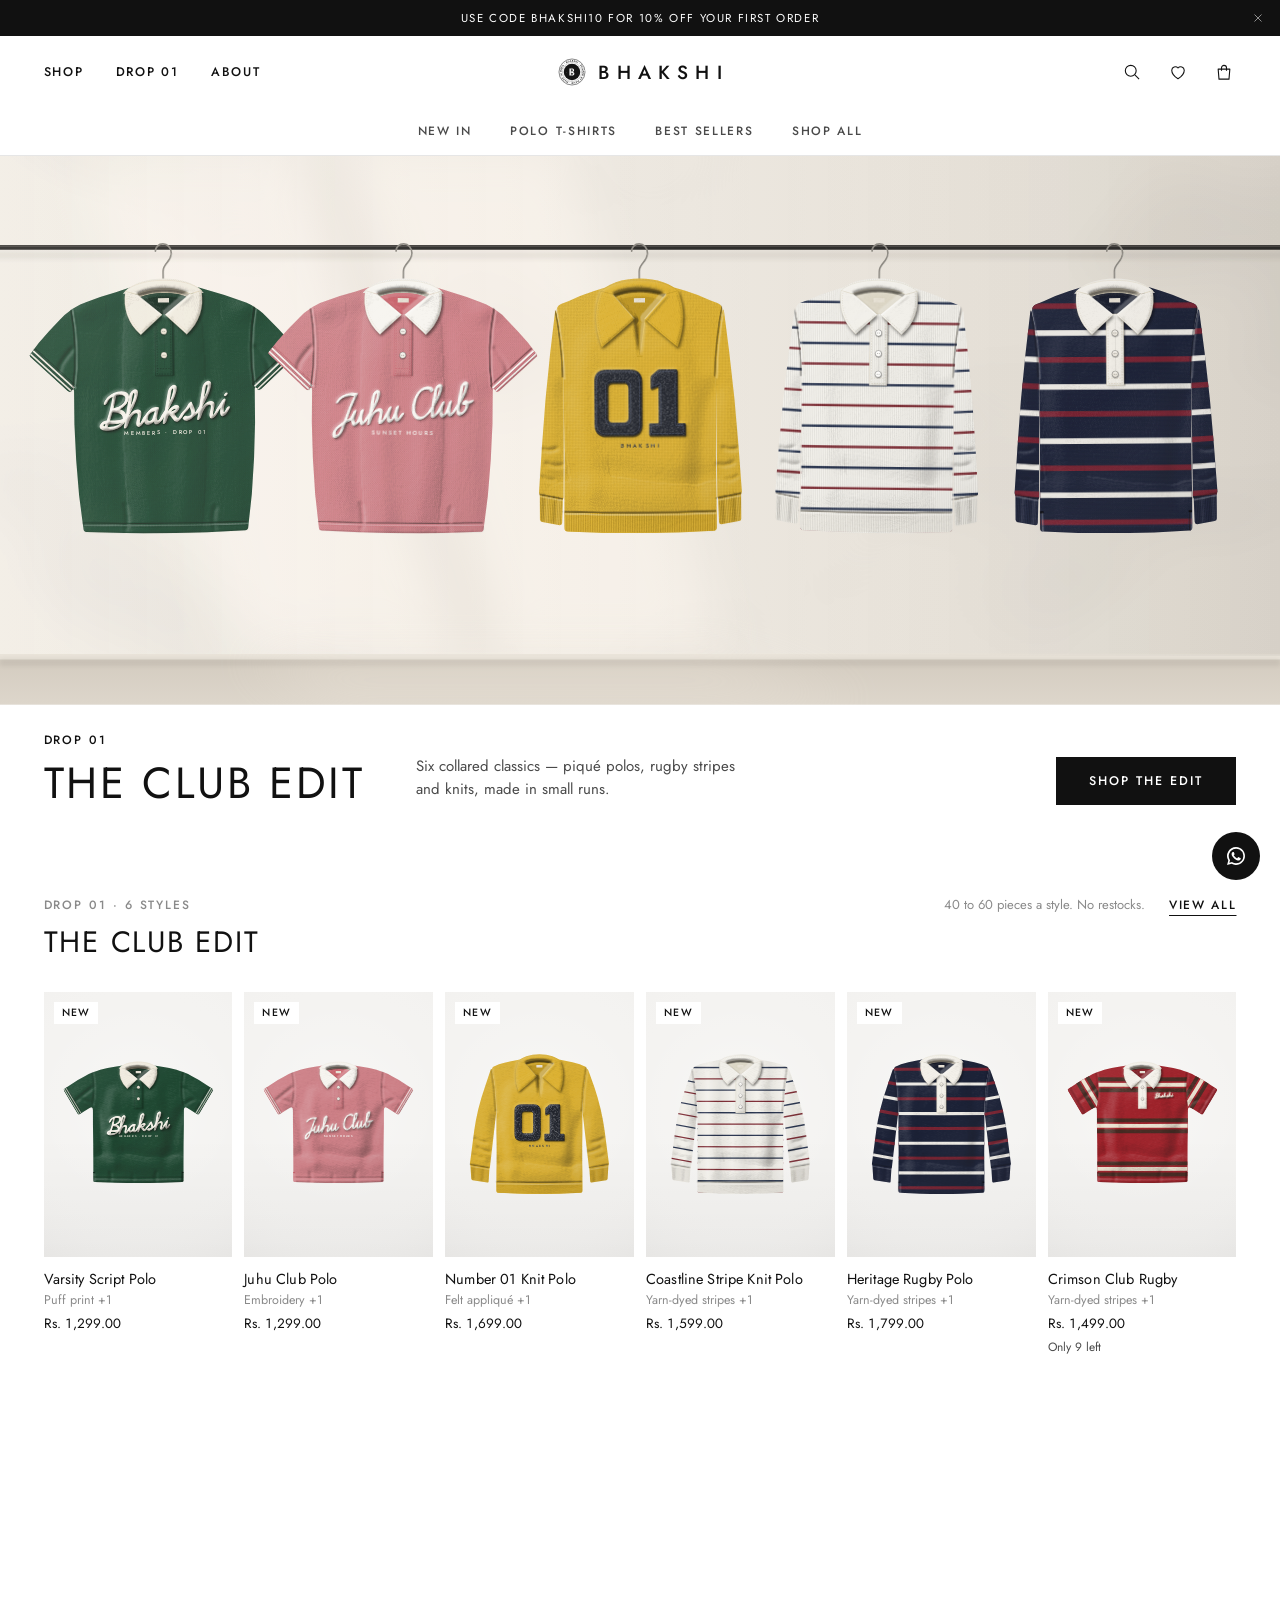
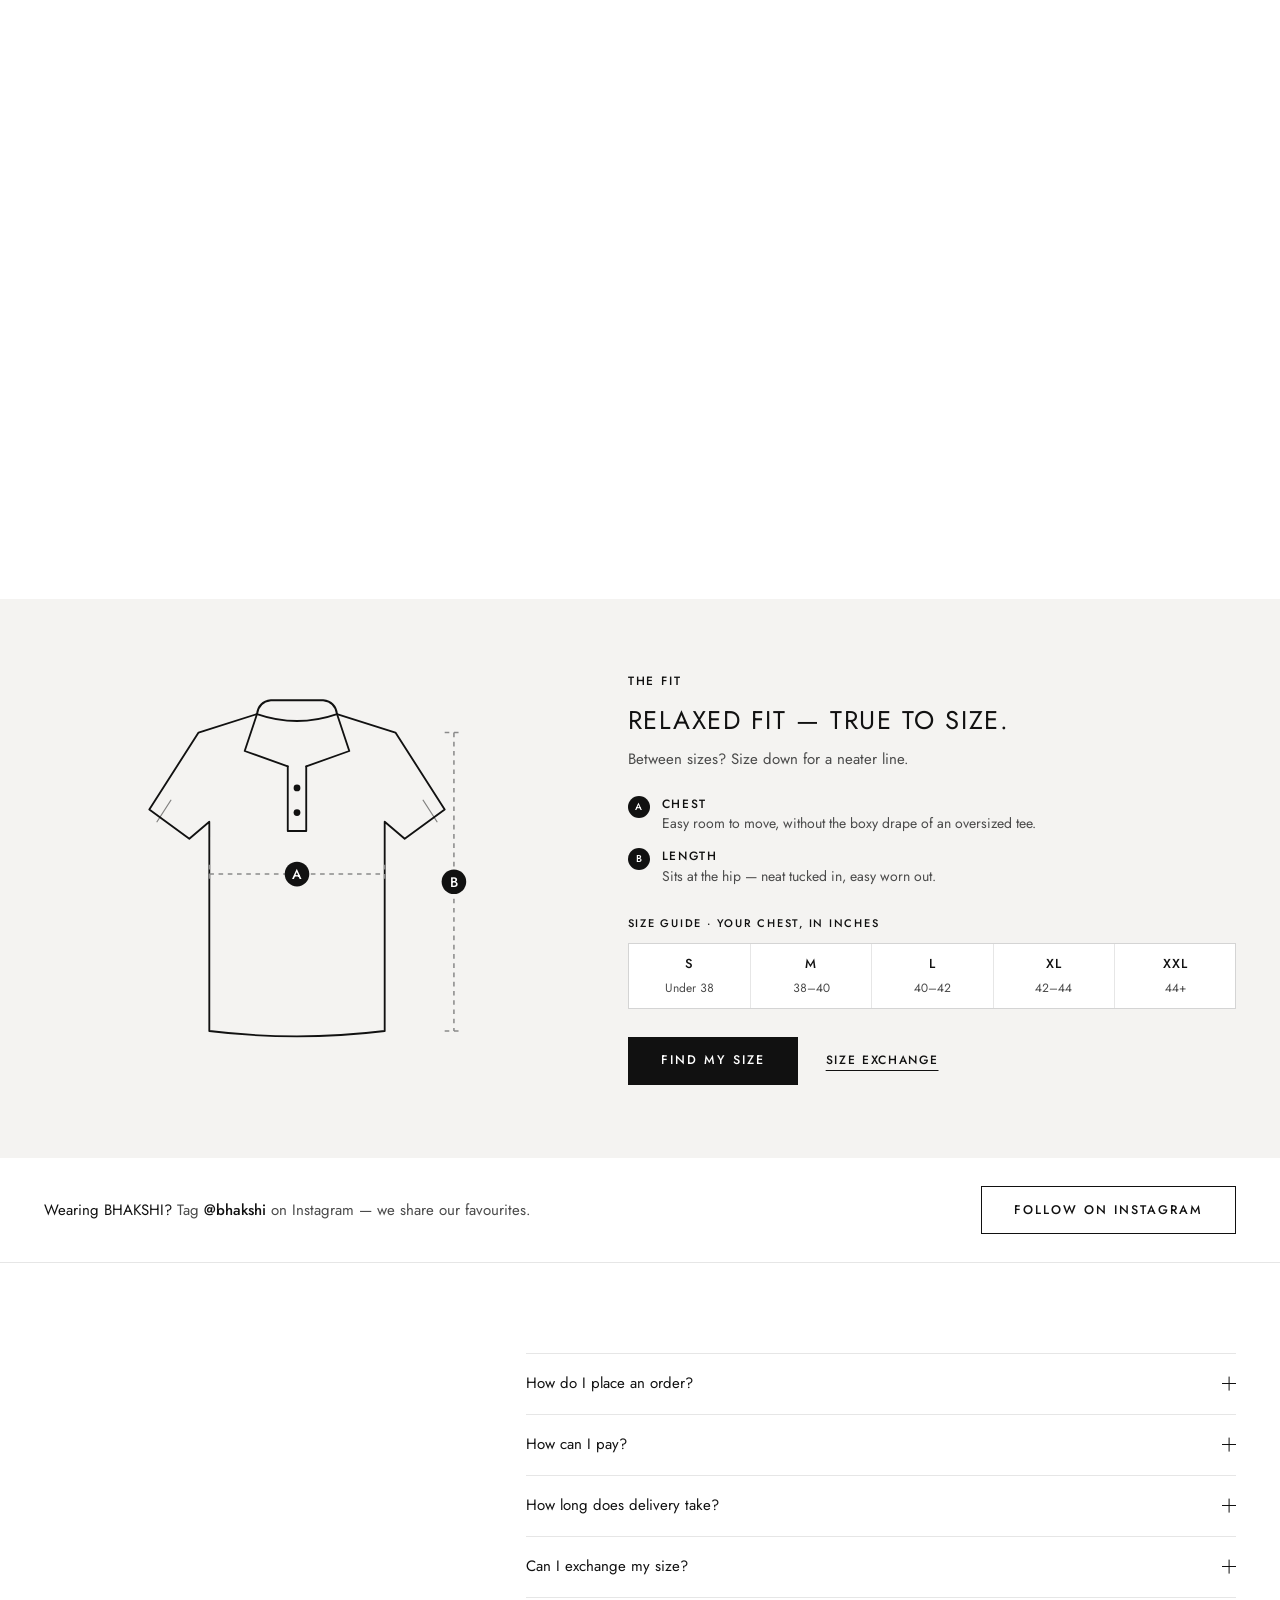
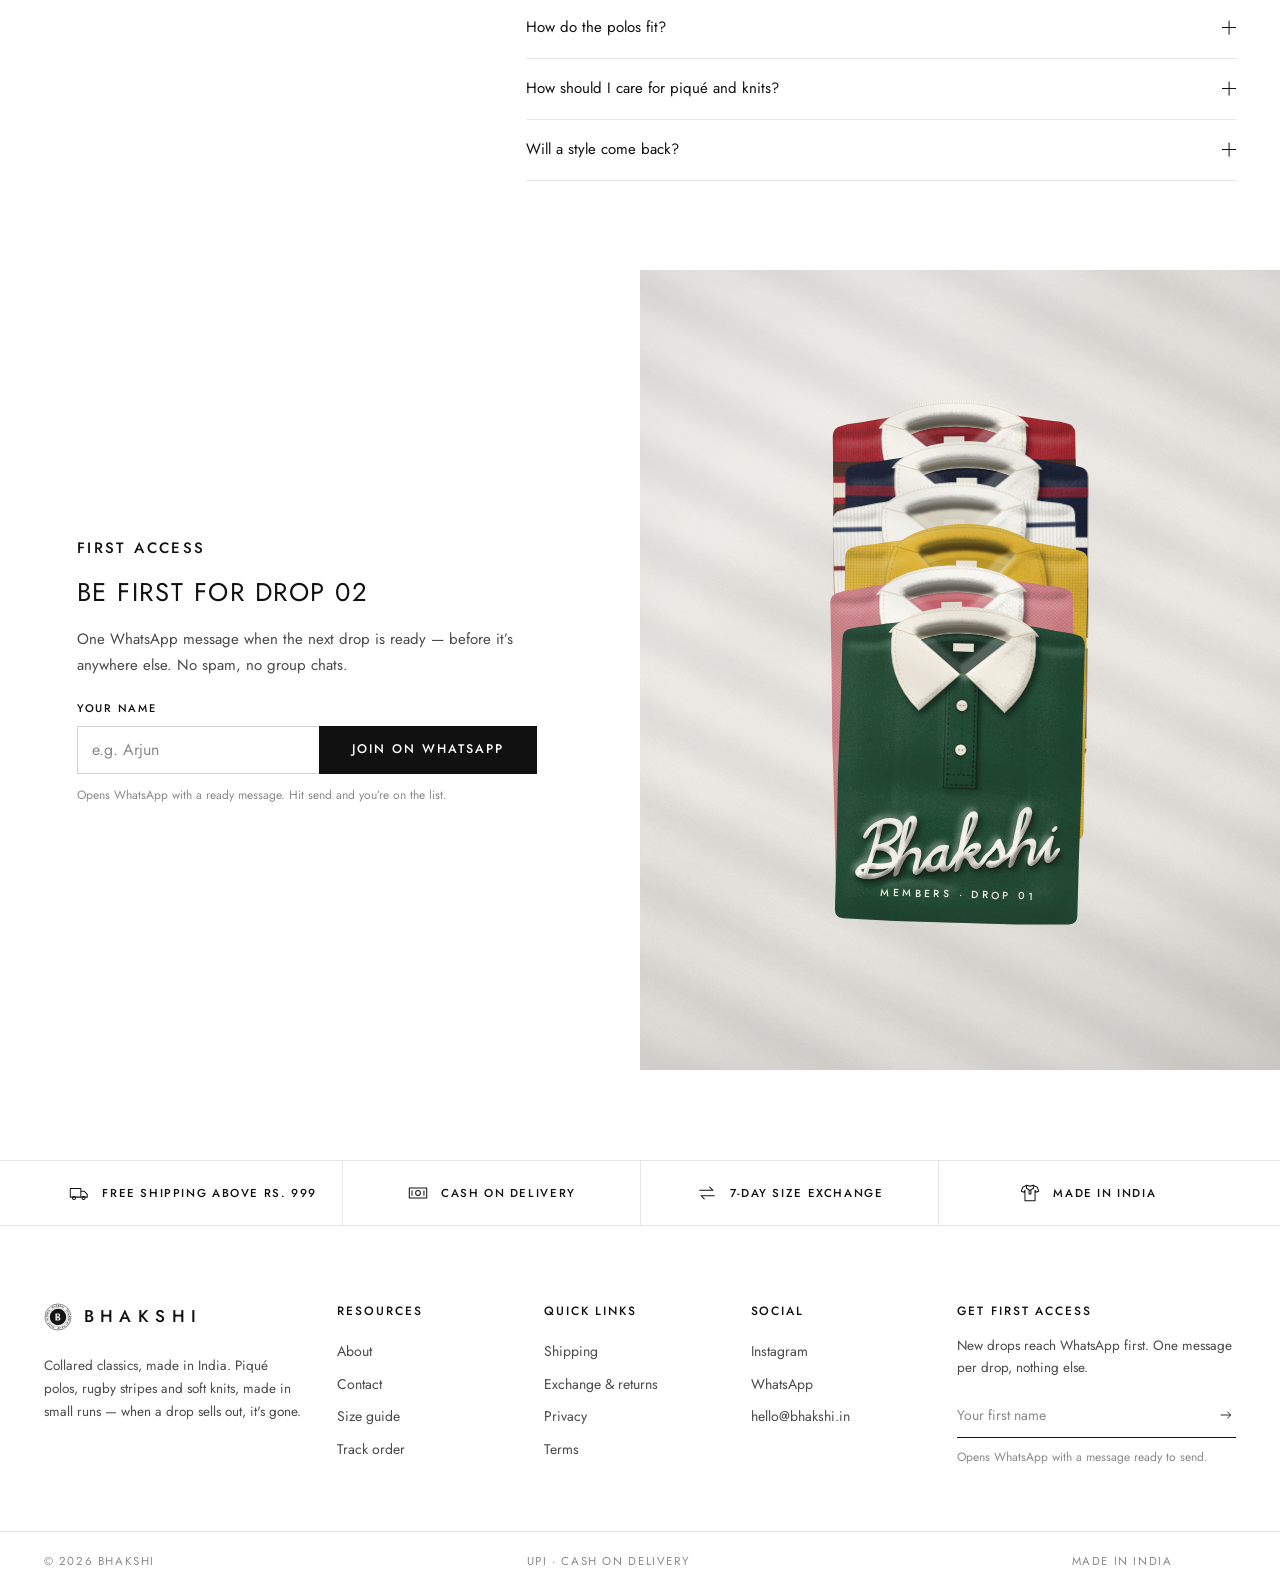
<file: index.html>
<!DOCTYPE html>
<html lang="en">
<head>
  <meta charset="UTF-8">
  <meta name="viewport" content="width=device-width, initial-scale=1.0">
  <title>BHAKSHI — Collared Polos &amp; Rugby Shirts, Made in India | Drop 01 “The Club Edit”</title>
  <meta name="description" content="BHAKSHI makes collared classics in India — cotton piqué polos, striped rugby shirts and knit polos with contrast collars, in small runs that never restock. Drop 01 “The Club Edit”: six styles. UPI or Cash on Delivery, 7-day size exchange.">
  <meta name="theme-color" content="#ffffff">
  <link rel="canonical" href="https://bhakshi-clothing.github.io/bhakshi/">
  <meta property="og:type" content="website">
  <meta property="og:site_name" content="BHAKSHI">
  <meta property="og:url" content="https://bhakshi-clothing.github.io/bhakshi/">
  <meta property="og:title" content="BHAKSHI — Drop 01 “The Club Edit”">
  <meta property="og:description" content="Six collared classics — piqué polos, rugby stripes and knits — made in small runs in India. UPI or COD · 7-day size exchange.">
  <meta property="og:image" content="https://bhakshi-clothing.github.io/bhakshi/images/og.png">
  <meta property="og:image:width" content="1200">
  <meta property="og:image:height" content="630">
  <meta property="og:image:alt" content="BHAKSHI Drop 01 — The Club Edit">
  <meta property="og:locale" content="en_IN">
  <meta name="twitter:card" content="summary_large_image">
  <meta name="twitter:title" content="BHAKSHI — Drop 01 “The Club Edit”">
  <meta name="twitter:description" content="Six collared classics — piqué polos, rugby stripes and knits — made in small runs in India.">
  <meta name="twitter:image" content="https://bhakshi-clothing.github.io/bhakshi/images/og.png">
  <meta name="twitter:image:alt" content="BHAKSHI Drop 01 — The Club Edit">
  <link rel="preconnect" href="https://fonts.googleapis.com"><link rel="preconnect" href="https://fonts.gstatic.com" crossorigin>
  <link href="https://fonts.googleapis.com/css2?family=Jost:ital,wght@0,300..700;1,300..700&display=swap" rel="stylesheet">
  <link rel="stylesheet" href="css/style.css">
  <link rel="stylesheet" href="css/features.css">
  <link rel="stylesheet" href="css/home.css">
  <link rel="icon" href="images/favicon.svg">
</head>
<body data-page="home">
<main id="main" class="hm">

  <!-- 1 · QUICK LINKS — filled from the live categories by js/home.js -->
  <div class="hm-quick" id="quickLinks">
    <div class="hm-wrap"><nav aria-label="Shop by"><ul class="hm-quick-list" data-quick-list>
      <li><a href="shop.html?tag=new">New in</a></li>
      <li><a href="shop.html">Shop all</a></li>
    </ul></nav></div>
  </div>

  <!-- 2 · HERO — campaign image (owner photo or drawn scene) + the drop launch state -->
  <section class="hm-hero" id="hero" aria-labelledby="hero-title" data-tone="dark">
    <div class="hm-hero-media" id="heroMedia"></div>
    <div class="hm-hero-inner hm-wrap">
      <div class="hm-hero-copy">
        <div class="hm-hero-a">
          <p class="hm-kicker" data-hero-kicker>Drop 01</p>
          <h1 class="hm-hero-title" id="hero-title" data-hero-title>The Club Edit</h1>
          <p class="hm-hero-line" data-hero-line>Six collared classics — piqué polos, rugby stripes and knits, made in small runs.</p>
        </div>
        <div class="hm-hero-b">
          <div class="hm-cd" id="heroCd" hidden>
            <p class="hm-cd-label">Drops in</p>
            <div class="hm-cd-units" role="timer" aria-live="off" aria-atomic="true">
              <span class="hm-cd-u"><b data-u="d">00</b><i>Days</i></span>
              <span class="hm-cd-u"><b data-u="h">00</b><i>Hrs</i></span>
              <span class="hm-cd-u"><b data-u="m">00</b><i>Min</i></span>
              <span class="hm-cd-u"><b data-u="s">00</b><i>Sec</i></span>
            </div>
          </div>
          <div class="hm-hero-ctas" id="heroCtas">
            <a class="btn hm-btn" href="#edit" data-hero-shop>Shop the edit</a>
          </div>
        </div>
      </div>
    </div>
  </section>

  <!-- 3 · THE CLUB EDIT — the drop's products -->
  <section class="hm-sec" id="edit" aria-labelledby="edit-title">
    <div class="hm-wrap">
      <header class="hm-head hm-head-lg">
        <div class="hm-head-a">
          <p class="hm-kicker hm-muted" data-edit-kicker>Drop 01 · 6 styles</p>
          <h2 class="hm-h2" id="edit-title" data-edit-title>The Club Edit</h2>
        </div>
        <div class="hm-head-b">
          <p class="hm-head-note" data-edit-note>Small runs. No restocks.</p>
          <a class="hm-more" href="shop.html">View all</a>
        </div>
      </header>
      <div class="hm-rail hm-rail-edit" id="editRail" role="list"></div>
    </div>
  </section>

  <!-- 4 · SHOP BY STYLE — stripes / script / knits (or categories once there are more) -->
  <section class="hm-sec" id="styles" aria-labelledby="styles-title">
    <div class="hm-wrap">
      <header class="hm-head">
        <h2 class="hm-h2" id="styles-title" data-styles-title>Shop by style</h2>
      </header>
      <div class="hm-tiles" id="tileGrid"></div>
    </div>
  </section>

  <!-- 5 · SHOP THE LOOK — styled flat-lays with a product hotspot each -->
  <section class="hm-sec" id="looks" aria-labelledby="looks-title">
    <div class="hm-wrap">
      <header class="hm-head">
        <div class="hm-head-a">
          <h2 class="hm-h2" id="looks-title">Shop the look</h2>
          <p class="hm-sub">Tap the <span class="hm-plus-ico" aria-hidden="true">+</span> to shop the polo. Trousers, sneakers and accessories are styling props, not for sale.</p>
        </div>
      </header>
      <div class="hm-looks" id="lookGrid" role="list"></div>
    </div>
  </section>

  <!-- 6 · THE DETAILS — close-ups -->
  <section class="hm-sec" id="details" aria-labelledby="details-title">
    <div class="hm-wrap">
      <header class="hm-head">
        <div class="hm-head-a">
          <h2 class="hm-h2" id="details-title">The details</h2>
          <p class="hm-sub">The small things that make a collared shirt worth keeping.</p>
        </div>
      </header>
      <div class="hm-details" id="detailGrid" role="list"></div>
    </div>
  </section>

  <!-- 7 · WHY BHAKSHI — icon strip + service line -->
  <section class="hm-why" id="why" aria-labelledby="why-title">
    <div class="hm-wrap">
      <h2 class="hm-sr" id="why-title">Why BHAKSHI</h2>
      <ul class="hm-why-list" role="list">
        <li class="hm-why-item">
          <svg class="hm-ico" viewBox="0 0 40 40" aria-hidden="true"><path d="M8 15.5h24v6.5H8z"/><path d="M8 22h24v6.5H8z"/><path d="M8 28.5h24V33H8z"/><path d="M16.5 15.5 20 11l3.5 4.5"/><path d="M12 15.5 16.5 11h7l4.5 4.5"/></svg>
          <h3 class="hm-why-t">Heavyweight cotton</h3>
          <p class="hm-why-d" data-why-gsm>240–300 GSM piqué, rib and jersey that keeps its shape.</p>
        </li>
        <li class="hm-why-item">
          <svg class="hm-ico" viewBox="0 0 40 40" aria-hidden="true"><path d="M14 9.5c4 1.6 8 1.6 12 0"/><path d="M14 9.5 10 21l8.5-3.5L20 13l1.5 4.5L30 21 26 9.5"/><path d="M18.5 17.5v15.5h3V17.5"/><circle cx="20" cy="23" r=".9"/><circle cx="20" cy="28.5" r=".9"/></svg>
          <h3 class="hm-why-t">Contrast collars</h3>
          <p class="hm-why-d">Cream, white and tipped collars that frame the face.</p>
        </li>
        <li class="hm-why-item">
          <svg class="hm-ico" viewBox="0 0 40 40" aria-hidden="true"><path d="M13 8h14l3 5v19H10V13z"/><circle cx="20" cy="13.5" r="1.6"/><path d="M15 21h10M15 25h10M15 29h6"/></svg>
          <h3 class="hm-why-t">Small runs, no restocks</h3>
          <p class="hm-why-d" data-why-runs>40 to 60 pieces a style. When it’s gone, it’s gone.</p>
        </li>
        <li class="hm-why-item">
          <svg class="hm-ico" viewBox="0 0 40 40" aria-hidden="true"><path d="M11 7.5h18V11H11zM11 29h18v3.5H11z"/><path d="M14 11v18M26 11v18"/><path d="M14 14.5l12 2.5M14 18.5l12 2.5M14 22.5l12 2.5"/><path d="M26 25c4.5.5 6.5 3.5 5 7.5"/></svg>
          <h3 class="hm-why-t">Made in India</h3>
          <p class="hm-why-d">Designed and made here, for the way we dress here.</p>
        </li>
      </ul>
      <p class="hm-service" data-service>
        <span>Free shipping above Rs. 999</span><span>Cash on Delivery</span><span>7-day size exchange</span>
      </p>
    </div>
  </section>

  <!-- 8 · EDITORIAL STORY -->
  <section class="hm-split" id="story" aria-labelledby="story-title">
    <div class="hm-split-media" id="storyMedia"></div>
    <div class="hm-split-copy">
      <div class="hm-split-in">
        <p class="hm-kicker">Built for Indian weather</p>
        <h2 class="hm-h2" id="story-title">Cool in May. Warm in December.</h2>
        <p>Our polos start with cotton piqué — a small, open honeycomb knit that lets air through on a sticky afternoon and dries fast after a monsoon walk to the station.</p>
        <p>For cooler months the rugbys are cut from heavy cotton jersey with sturdy collars, made for Delhi winters, hill-station weekends and over-cooled offices.</p>
        <dl class="hm-specs" data-specs>
          <div><dt>Piqué polos</dt><dd>240 GSM · breathable</dd></div>
          <div><dt>Rugbys &amp; knits</dt><dd>Up to 300 GSM · winter weight</dd></div>
        </dl>
        <a class="hm-more" href="about.html">Our story</a>
      </div>
    </div>
  </section>

  <!-- 9 · BEST SELLERS — carousel -->
  <section class="hm-sec" id="best" aria-labelledby="best-title">
    <div class="hm-wrap">
      <header class="hm-head">
        <h2 class="hm-h2" id="best-title">Best sellers</h2>
        <div class="hm-head-end">
          <a class="hm-more" href="shop.html?tag=bestseller" data-best-link>View all</a>
          <div class="hm-arrows" data-arrows="bestRail">
            <button class="hm-arrow" type="button" data-dir="-1" aria-label="Previous"><svg viewBox="0 0 24 24" aria-hidden="true"><path d="M15 5l-7 7 7 7"/></svg></button>
            <button class="hm-arrow" type="button" data-dir="1" aria-label="Next"><svg viewBox="0 0 24 24" aria-hidden="true"><path d="M9 5l7 7-7 7"/></svg></button>
          </div>
        </div>
      </header>
      <div class="hm-rail hm-rail-best" id="bestRail" role="list"></div>
    </div>
  </section>

  <!-- 10 · FIT BAND -->
  <section class="hm-fit" id="fit" aria-labelledby="fit-title">
    <div class="hm-wrap hm-fit-in">
      <figure class="hm-fit-art">
        <svg class="hm-fit-svg" viewBox="0 0 260 270" role="img" aria-label="Line drawing of a polo showing the relaxed chest and hip length">
          <g class="hm-fit-g">
            <path d="M104 28 66 40 34 90l26 19 13-11v136q57 7 114 0V98l13 11 26-19-32-50-38-12"/>
            <path d="M104 28q26 9 52 0"/>
            <path d="M104 28q1-8 9-9h34q8 1 9 9"/>
            <path d="M104 28 96 52l28 10"/><path d="M156 28l8 24-28 10"/>
            <path d="M124 62v42h12V62"/>
            <circle cx="130" cy="76" r="2.2"/><circle cx="130" cy="92" r="2.2"/>
            <path d="M48 84l-9 14M212 84l9 14" class="hm-fit-thin"/>
          </g>
          <g class="hm-fit-dim">
            <path d="M73 132h114M73 126v12M187 126v12"/>
            <path d="M232 40v194M226 40h12M226 234h12"/>
          </g>
          <g class="hm-fit-tag">
            <circle cx="130" cy="132" r="8"/><text x="130" y="135.5">A</text>
            <circle cx="232" cy="137" r="8"/><text x="232" y="140.5">B</text>
          </g>
        </svg>
      </figure>
      <div class="hm-fit-copy">
        <p class="hm-kicker">The fit</p>
        <h2 class="hm-h2" id="fit-title">Relaxed fit — true to size.</h2>
        <p class="hm-fit-lead">Between sizes? Size down for a neater line.</p>
        <ul class="hm-fit-legend" role="list">
          <li><b>A</b><span><strong>Chest</strong> Easy room to move, without the boxy drape of an oversized tee.</span></li>
          <li><b>B</b><span><strong>Length</strong> Sits at the hip — neat tucked in, easy worn out.</span></li>
        </ul>
        <div class="hm-fit-chart" aria-labelledby="chart-cap">
          <p class="hm-fit-chart-cap" id="chart-cap">Size guide · your chest, in inches</p>
          <div class="hm-fit-chart-row" data-chart role="list">
            <span role="listitem"><b>S</b>Under 38</span><span role="listitem"><b>M</b>38–40</span><span role="listitem"><b>L</b>40–42</span><span role="listitem"><b>XL</b>42–44</span><span role="listitem"><b>XXL</b>44+</span>
          </div>
        </div>
        <div class="hm-fit-ctas">
          <button class="btn hm-btn" type="button" data-fitfinder>Find my size</button>
          <a class="hm-more" href="policies.html#exchange">Size exchange</a>
        </div>
      </div>
    </div>
  </section>

  <!-- 11 · WORN BY YOU — only real photos from STORE.community; otherwise a slim Instagram line -->
  <section class="hm-sec hm-worn" id="worn" aria-labelledby="worn-title" hidden>
    <div class="hm-wrap">
      <header class="hm-head">
        <h2 class="hm-h2" id="worn-title">Worn by you</h2>
        <a class="hm-more" href="https://instagram.com/" target="_blank" rel="noopener" data-ig-link>Tag @bhakshi</a>
      </header>
      <div class="hm-rail hm-rail-worn" id="wornRail" role="list"></div>
    </div>
  </section>
  <aside class="hm-ig" id="igCta" aria-label="Instagram" hidden>
    <div class="hm-wrap hm-ig-in">
      <p class="hm-ig-line">Wearing BHAKSHI? <span>Tag <b data-ig-handle>@bhakshi</b> on Instagram — we share our favourites.</span></p>
      <a class="btn-outline btn hm-btn" href="https://instagram.com/" target="_blank" rel="noopener" data-ig-link>Follow on Instagram</a>
    </div>
  </aside>

  <!-- 12 · FAQ -->
  <section class="hm-sec hm-faq" id="faq" aria-labelledby="faq-title">
    <div class="hm-wrap hm-faq-in">
      <div class="hm-faq-a">
        <h2 class="hm-h2" id="faq-title">Questions</h2>
        <p class="hm-sub">Ordering, payment, delivery and fit — the short answers.</p>
        <p class="hm-faq-help">Something else? <a class="hm-more" href="contact.html" data-faq-contact>Message us</a></p>
      </div>
      <div class="hm-faq-list" id="faqList"></div>
    </div>
  </section>

  <!-- MIX & MATCH — "Build your look".
       FEATURE FLAG: this markup sits inside a <template>, so it is never rendered on its own.
       js/home.js clones it into #studioMount ONLY when mixMatchOn() is true, i.e. when
       STORE.features.mixAndMatch is true in js/products.js AND the store sells at least one bottom
       (jeans, joggers…). While Drop 01 is tops-only this section does not exist on the page at all. -->
  <div id="studioMount"></div>
  <template id="tpl-studio">
    <section class="hm-sec hm-studio" id="studio" aria-labelledby="studio-title">
      <div class="hm-wrap">
        <header class="hm-head">
          <h2 class="hm-h2" id="studio-title">Build your look</h2>
          <span class="hm-head-note">Top + bottom, added together</span>
        </header>
        <div class="hm-studio-grid">
          <div class="hm-stage-box" id="stage">
            <div class="hm-stage-art" id="stageArt" aria-live="polite"></div>
            <span class="hm-stage-no" id="stageNo">Look 01 · 01</span>
          </div>
          <div class="hm-panel" id="studioPanel">
            <div class="hm-mm" data-part="top">
              <div class="hm-mm-head"><span>Top</span><span class="hm-mm-nav"><button class="hm-arrow hm-arrow-sm" type="button" data-part="top" data-dir="-1" aria-label="Previous top"><svg viewBox="0 0 24 24" aria-hidden="true"><path d="M15 5l-7 7 7 7"/></svg></button><span data-count></span><button class="hm-arrow hm-arrow-sm" type="button" data-part="top" data-dir="1" aria-label="Next top"><svg viewBox="0 0 24 24" aria-hidden="true"><path d="M9 5l7 7-7 7"/></svg></button></span></div>
              <div class="hm-thumbs" data-thumbs role="listbox" aria-label="Choose a top"></div>
              <p class="hm-mm-info"><a data-name href="#"></a><span data-color></span><span data-price></span></p>
              <div class="hm-mm-sizes" data-sizes role="radiogroup" aria-label="Top size"></div>
            </div>
            <div class="hm-mm" data-part="bottom">
              <div class="hm-mm-head"><span>Bottom</span><span class="hm-mm-nav"><button class="hm-arrow hm-arrow-sm" type="button" data-part="bottom" data-dir="-1" aria-label="Previous bottom"><svg viewBox="0 0 24 24" aria-hidden="true"><path d="M15 5l-7 7 7 7"/></svg></button><span data-count></span><button class="hm-arrow hm-arrow-sm" type="button" data-part="bottom" data-dir="1" aria-label="Next bottom"><svg viewBox="0 0 24 24" aria-hidden="true"><path d="M9 5l7 7-7 7"/></svg></button></span></div>
              <div class="hm-thumbs" data-thumbs role="listbox" aria-label="Choose a bottom"></div>
              <p class="hm-mm-info"><a data-name href="#"></a><span data-color></span><span data-price></span></p>
              <div class="hm-mm-sizes" data-sizes role="radiogroup" aria-label="Bottom size"></div>
            </div>
            <div class="hm-total"><span>The look</span><strong id="lookTotal"></strong><s id="lookMrp"></s></div>
            <p class="hm-err" id="sizeErr" role="alert"></p>
            <button class="btn btn-block hm-btn" type="button" id="addLook">Add the look to bag</button>
            <div class="hm-panel-row">
              <button class="hm-textbtn" type="button" id="shuffleLook">Shuffle</button>
              <a class="hm-textbtn" id="shareLook" href="#" target="_blank" rel="noopener">Share look</a>
            </div>
          </div>
        </div>
      </div>
    </section>
  </template>

  <!-- 13 · FIRST ACCESS — WhatsApp list -->
  <section class="hm-split hm-split-rev" id="first" aria-labelledby="first-title">
    <div class="hm-split-media" id="newsMedia"></div>
    <div class="hm-split-copy">
      <div class="hm-split-in">
        <p class="hm-kicker">First access</p>
        <h2 class="hm-h2" id="first-title" data-first-title>Be first for Drop 02</h2>
        <p data-first-line>One WhatsApp message when the next drop is ready — before it’s anywhere else. No spam, no group chats.</p>
        <form class="hm-form" id="firstForm" novalidate>
          <label class="hm-label" for="firstName">Your name</label>
          <div class="hm-form-row">
            <input class="hm-input" id="firstName" name="name" type="text" autocomplete="given-name" placeholder="e.g. Arjun" maxlength="40" required>
            <button class="btn hm-btn" type="submit">Join on WhatsApp</button>
          </div>
          <p class="hm-err" id="firstErr" role="alert"></p>
          <p class="hm-fine">Opens WhatsApp with a ready message. Hit send and you’re on the list.</p>
        </form>
      </div>
    </div>
  </section>

</main>
<script src="js/products.js"></script>
<script src="js/art.js"></script>
<script src="js/app.js"></script>
<script src="js/features.js"></script>
<script src="js/home.js"></script>
</body>
</html>
</file>
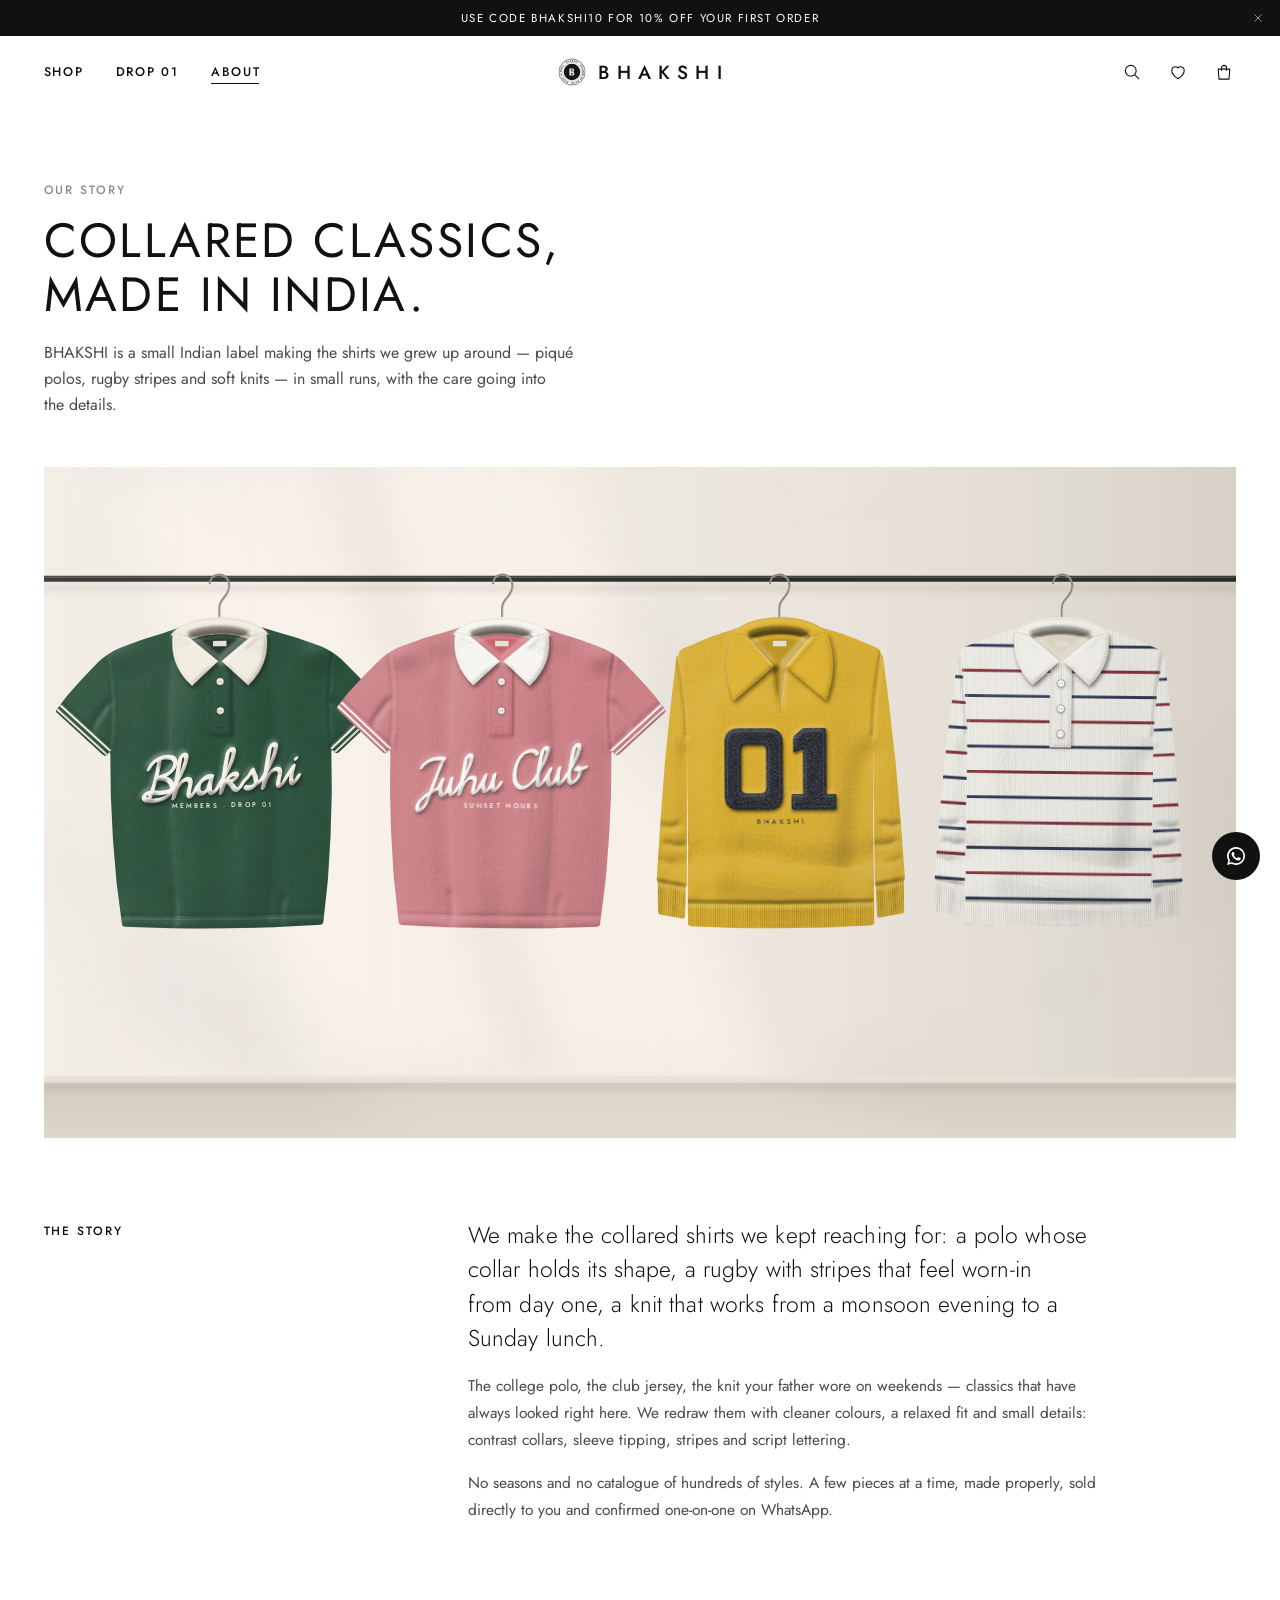
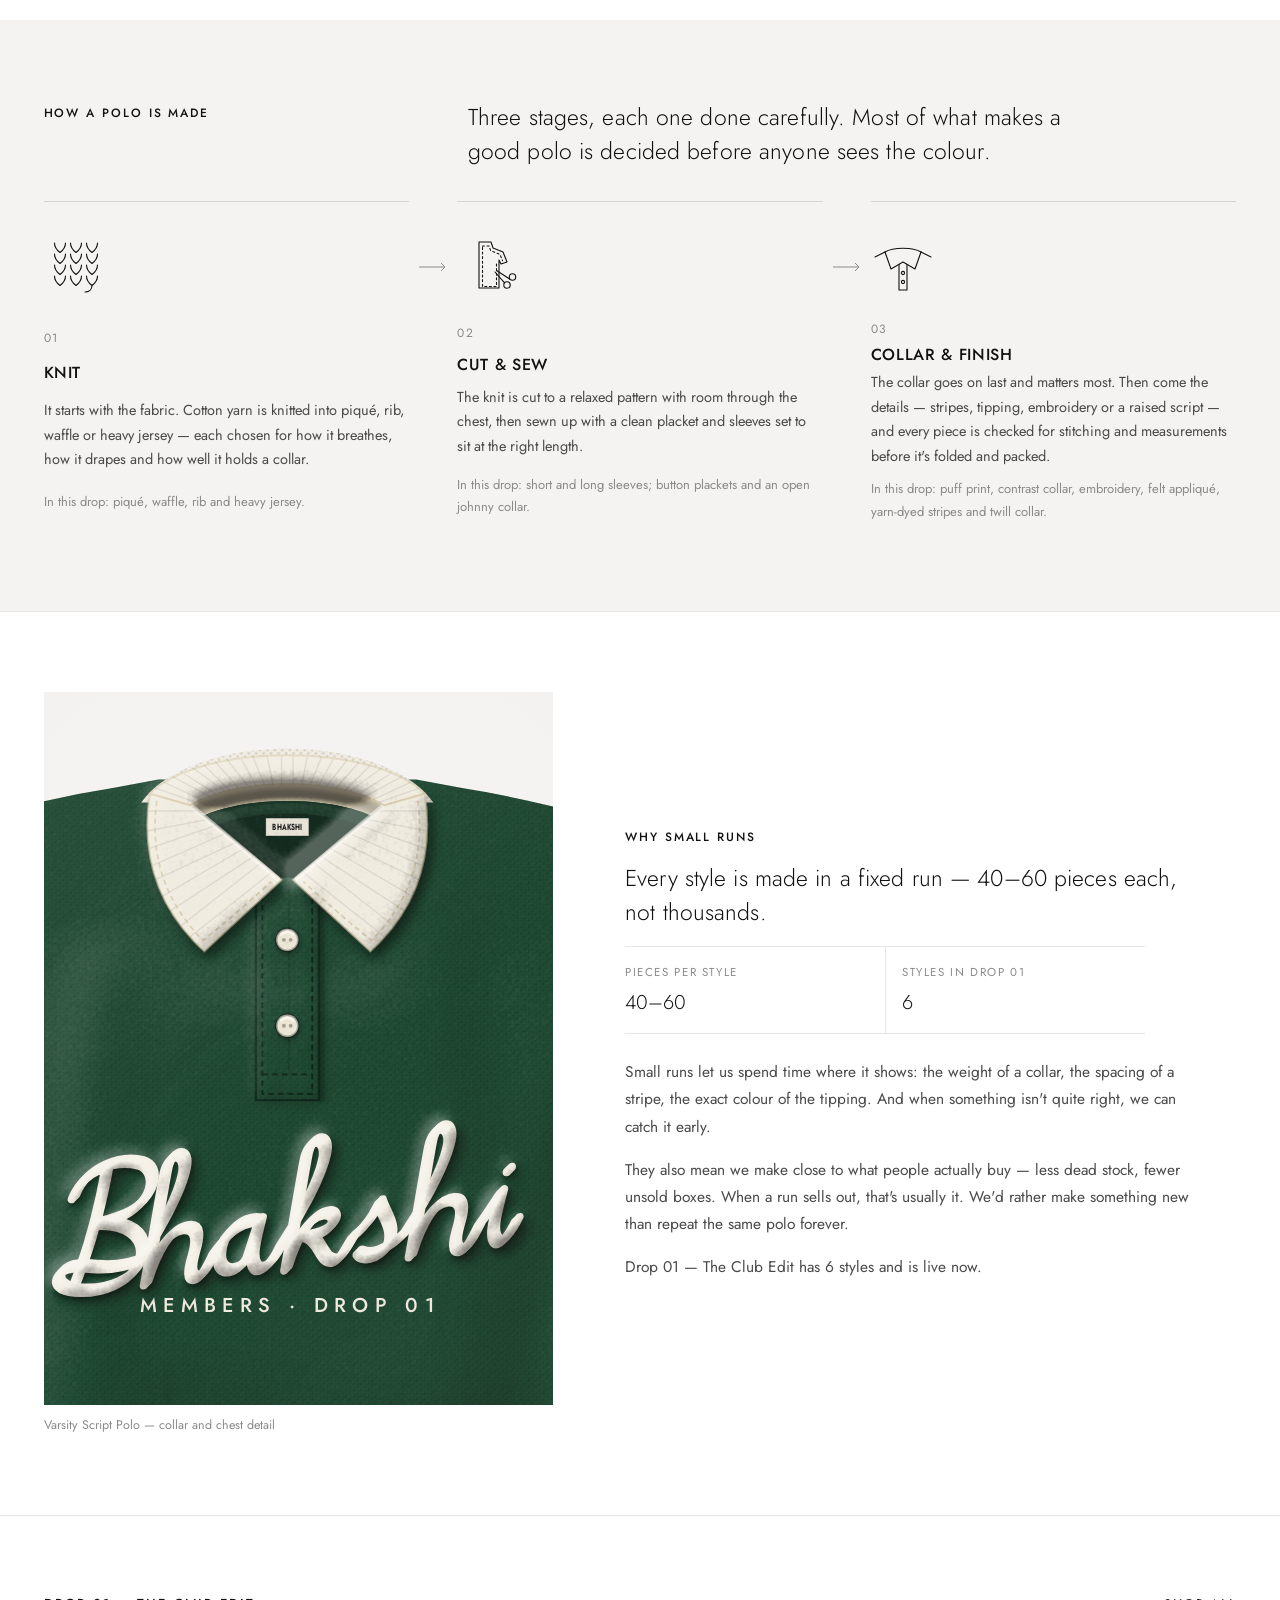
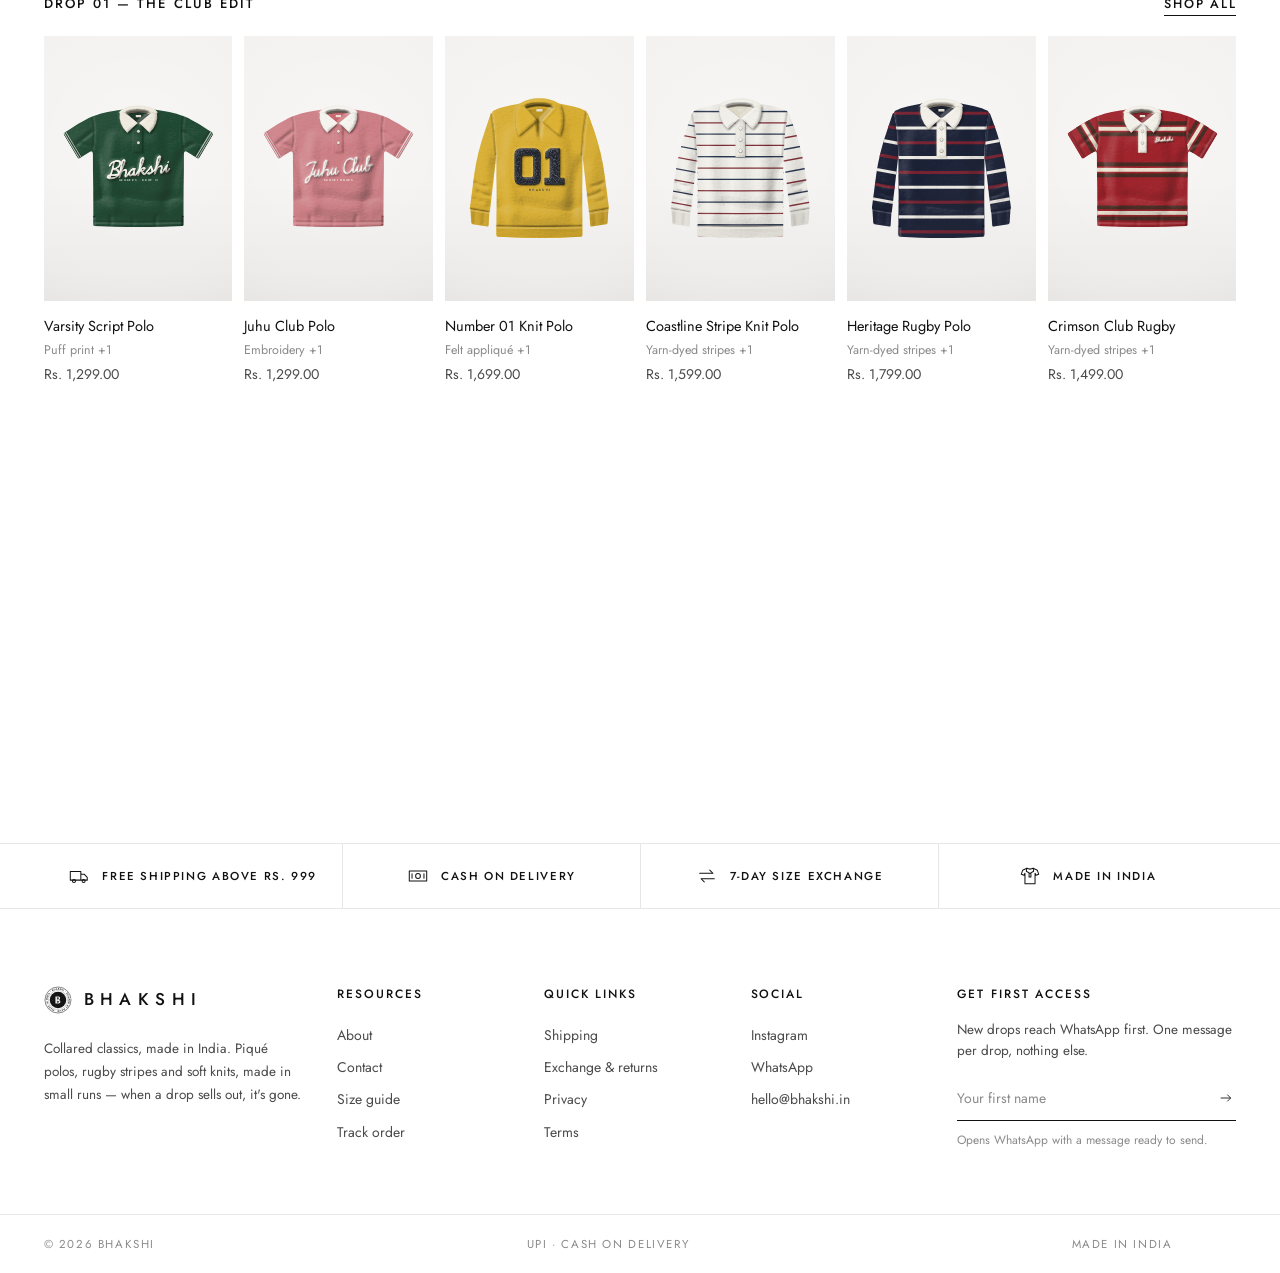
<file: about.html>
<!DOCTYPE html><html lang="en"><head>
  <meta charset="UTF-8"><meta name="viewport" content="width=device-width, initial-scale=1.0">
  <title>About | BHAKSHI</title><meta name="description" content="BHAKSHI is a small Indian label making collared classics — piqué polos, rugby stripes and soft knits — in small runs, released in numbered drops.">
  <meta name="theme-color" content="#ffffff">
  <link rel="preconnect" href="https://fonts.googleapis.com"><link rel="preconnect" href="https://fonts.gstatic.com" crossorigin>
  <link href="https://fonts.googleapis.com/css2?family=Jost:ital,wght@0,300..700;1,300..700&display=swap" rel="stylesheet">
  <link rel="stylesheet" href="css/style.css">
  <link rel="stylesheet" href="css/features.css">
  <link rel="stylesheet" href="css/pages.css">
  <link rel="icon" href="images/favicon.svg">
</head>
<body data-page="about">
  <main id="main" class="pg">

    <!-- INTRO -->
    <header class="pg-head container">
      <p class="pg-eyebrow" data-reveal>Our story</p>
      <h1 class="pg-title" data-reveal>Collared classics,<br>made in India.</h1>
      <p class="pg-lead" data-reveal>BHAKSHI is a small Indian label making the shirts we grew up around — piqué polos, rugby stripes and soft knits — in small runs, with the care going into the details.</p>
    </header>

    <figure class="pg-hero-media container" data-reveal>
      <div class="pg-media pg-media-wide" id="about-hero"></div>
    </figure>

    <!-- STORY -->
    <section class="pg-section container pg-row" aria-labelledby="who-h">
      <h2 class="pg-label" id="who-h">The story</h2>
      <div class="pg-body" data-reveal>
        <p class="pg-big">We make the collared shirts we kept reaching for: a polo whose collar holds its shape, a rugby with stripes that feel worn-in from day one, a knit that works from a monsoon evening to a Sunday lunch.</p>
        <p>The college polo, the club jersey, the knit your father wore on weekends — classics that have always looked right here. We redraw them with cleaner colours, a relaxed fit and small details: contrast collars, sleeve tipping, stripes and script lettering.</p>
        <p>No seasons and no catalogue of hundreds of styles. A few pieces at a time, made properly, sold directly to you and confirmed one-on-one on WhatsApp.</p>
      </div>
    </section>

    <!-- HOW A POLO IS MADE -->
    <section class="pg-section pg-band" aria-labelledby="make-h">
      <div class="container">
        <div class="pg-row pg-row-head">
          <h2 class="pg-label" id="make-h">How a polo is made</h2>
          <p class="pg-body pg-big" data-reveal>Three stages, each one done carefully. Most of what makes a good polo is decided before anyone sees the colour.</p>
        </div>
        <ol class="pg-make" data-reveal="stagger">
          <li>
            <span class="pg-make-icon" aria-hidden="true"><svg viewBox="0 0 64 64"><path d="M10.5 9c0 4.5 2.8 7.5 5.5 9.5c2.7-2 5.5-5 5.5-9.5 M10.5 20c0 4.5 2.8 7.5 5.5 9.5c2.7-2 5.5-5 5.5-9.5 M10.5 31c0 4.5 2.8 7.5 5.5 9.5c2.7-2 5.5-5 5.5-9.5 M10.5 42c0 4.5 2.8 7.5 5.5 9.5c2.7-2 5.5-5 5.5-9.5 M26.5 9c0 4.5 2.8 7.5 5.5 9.5c2.7-2 5.5-5 5.5-9.5 M26.5 20c0 4.5 2.8 7.5 5.5 9.5c2.7-2 5.5-5 5.5-9.5 M26.5 31c0 4.5 2.8 7.5 5.5 9.5c2.7-2 5.5-5 5.5-9.5 M26.5 42c0 4.5 2.8 7.5 5.5 9.5c2.7-2 5.5-5 5.5-9.5 M42.5 9c0 4.5 2.8 7.5 5.5 9.5c2.7-2 5.5-5 5.5-9.5 M42.5 20c0 4.5 2.8 7.5 5.5 9.5c2.7-2 5.5-5 5.5-9.5 M42.5 31c0 4.5 2.8 7.5 5.5 9.5c2.7-2 5.5-5 5.5-9.5 M42.5 42c0 4.5 2.8 7.5 5.5 9.5c2.7-2 5.5-5 5.5-9.5"/><path d="M48 51.5c0 4-3 6.5-7 6.5"/></svg></span>
            <span class="pg-step-no">01</span>
            <h3>Knit</h3>
            <p>It starts with the fabric. Cotton yarn is knitted into piqué, rib, waffle or heavy jersey — each chosen for how it breathes, how it drapes and how well it holds a collar.</p>
            <p class="pg-make-on" id="make-knit"></p>
            <svg class="pg-make-arrow" viewBox="0 0 28 10" fill="none" stroke="currentColor" stroke-width="1" aria-hidden="true"><path d="M0 5h26m-4-4 4 4-4 4"/></svg>
          </li>
          <li>
            <span class="pg-make-icon" aria-hidden="true"><svg viewBox="0 0 64 64"><path d="M22 8h12l2 6 10 4 4 10-6 2-2-4v28H22z"/><path d="M25.5 12h6.5l1.6 4.6 9.3 3.7 2.6 6.4M39.5 30v22.5h-14V12" stroke-dasharray="2 2.6"/><circle cx="50" cy="51" r="3.2"/><circle cx="55.5" cy="43" r="3.2"/><path d="M47.6 48.9 38 38M53 45.2 39.5 36.5"/></svg></span>
            <span class="pg-step-no">02</span>
            <h3>Cut &amp; sew</h3>
            <p>The knit is cut to a relaxed pattern with room through the chest, then sewn up with a clean placket and sleeves set to sit at the right length.</p>
            <p class="pg-make-on" id="make-sew"></p>
            <svg class="pg-make-arrow" viewBox="0 0 28 10" fill="none" stroke="currentColor" stroke-width="1" aria-hidden="true"><path d="M0 5h26m-4-4 4 4-4 4"/></svg>
          </li>
          <li>
            <span class="pg-make-icon" aria-hidden="true"><svg viewBox="0 0 64 64"><path d="M14 18c8-5 28-5 36 0"/><path d="M14 18l6 17 12-7 12 7 6-17"/><path d="M14 18 4 23M50 18l10 5"/><path d="M28 30.4V56h8V30.4"/><circle cx="32" cy="39" r="1.6"/><circle cx="32" cy="48" r="1.6"/></svg></span>
            <span class="pg-step-no">03</span>
            <h3>Collar &amp; finish</h3>
            <p>The collar goes on last and matters most. Then come the details — stripes, tipping, embroidery or a raised script — and every piece is checked for stitching and measurements before it's folded and packed.</p>
            <p class="pg-make-on" id="make-finish"></p>
          </li>
        </ol>
      </div>
    </section>

    <!-- WHY SMALL RUNS -->
    <section class="pg-section container pg-split" aria-labelledby="runs-h">
      <figure class="pg-split-media" data-reveal><div class="pg-media pg-media-tall" id="about-runs-art"></div><figcaption class="pg-cap" id="about-runs-cap"></figcaption></figure>
      <div class="pg-split-text" data-reveal>
        <h2 class="pg-label" id="runs-h">Why small runs</h2>
        <p class="pg-big">Every style is made in a fixed run — <span id="about-run-size">a few dozen pieces</span>, not thousands.</p>
        <dl class="pg-runfacts" id="about-runfacts" hidden></dl>
        <p>Small runs let us spend time where it shows: the weight of a collar, the spacing of a stripe, the exact colour of the tipping. And when something isn't quite right, we can catch it early.</p>
        <p>They also mean we make close to what people actually buy — less dead stock, fewer unsold boxes. When a run sells out, that's usually it. We'd rather make something new than repeat the same polo forever.</p>
        <p id="about-drop-now"></p>
      </div>
    </section>

    <!-- THE POLOS -->
    <section class="pg-section container" aria-labelledby="polos-h">
      <div class="pg-row-between">
        <h2 class="pg-h2" id="polos-h">The drop</h2>
        <a class="link-underline" href="shop.html">Shop all</a>
      </div>
      <div class="pg-polos" id="about-polos"></div>
    </section>

    <!-- CTA -->
    <section class="pg-section pg-cta container" aria-labelledby="cta-h" data-reveal>
      <p class="pg-eyebrow" id="about-cta-eyebrow">Drop 01</p>
      <h2 class="pg-title pg-title-s" id="cta-h">Classics, made slowly.</h2>
      <p class="pg-cta-cd" id="about-cta-cd" hidden></p>
      <p class="pg-cta-facts">Small runs, confirmed one-on-one on WhatsApp. When a style sells out, it's gone.</p>
      <div class="pg-btns">
        <a class="btn" href="shop.html">Shop the drop</a>
        <a class="btn btn-outline" data-wa-link href="#" target="_blank" rel="noopener">Say hello on WhatsApp</a>
      </div>
    </section>
  </main>
  <script src="js/products.js"></script>
  <script src="js/art.js"></script>
  <script src="js/app.js"></script>
  <script src="js/features.js"></script>
  <script>
  (() => {
    const g = id => document.getElementById(id);
    const safe = fn => { try { return fn() || ""; } catch (e) { return ""; } };
    const list = PRODUCTS.slice();
    const dropNo = (STORE.drop && STORE.drop.number) || "01";
    const dropName = (STORE.drop && STORE.drop.name) || "";
    const dropTitle = `Drop ${dropNo}${dropName ? " — " + dropName : ""}`;
    const nameOf = p => String(p.name).split(" — ")[0];
    const tech = p => typeof techLabel === "function" ? techLabel(p) : (p.techniques || []).length ? p.techniques[0] + (p.techniques.length > 1 ? " +" + (p.techniques.length - 1) : "") : "";
    const joinAnd = a => a.length < 2 ? (a[0] || "") : a.slice(0, -1).join(", ") + " and " + a[a.length - 1];
    const uniq = a => [...new Set(a.filter(Boolean))];
    const families = uniq(list.map(p => p.family || p.id));

    // hero: owner photo (STORE.campaign.story) or the drawn rail of the drop
    const heroAlt = `${dropTitle}: polos and rugbys hanging on a clothing rail`;
    g("about-hero").innerHTML =
      (typeof campaignImage === "function" && safe(() => campaignImage("story", { scene: "rail", ratio: "16:9", alt: heroAlt }))) ||
      (STORE.campaign && STORE.campaign.story ? `<img src="${esc(STORE.campaign.story)}" alt="${esc(heroAlt)}">` : "") ||
      (list[0] ? productImage(list[0]) : "");

    // "how a polo is made" — the facts under each step come straight from products.js
    const KNIT = { pique: "piqué", jersey: "heavy jersey", rib: "rib", waffle: "waffle" };
    const knits = uniq(list.map(p => p.style && KNIT[p.style.knit]));
    if (knits.length) g("make-knit").textContent = `In this drop: ${joinAnd(knits)}.`;
    const sleeves = uniq(list.map(p => p.style && p.style.sleeve));
    const plackets = uniq(list.map(p => p.style && ({ button: "button plackets", johnny: "an open johnny collar" })[p.style.placket]));
    const sew = [sleeves.length > 1 ? "short and long sleeves" : sleeves[0] ? `${sleeves[0]} sleeves` : "", joinAnd(plackets)].filter(Boolean);
    if (sew.length) g("make-sew").textContent = `In this drop: ${sew.join("; ")}.`;
    const finishes = uniq(list.flatMap(p => (p.techniques || []).filter(t => !/knit$/i.test(t)).map(t => t.toLowerCase())));
    if (finishes.length) g("make-finish").textContent = `In this drop: ${joinAnd(finishes)}.`;

    // why small runs: a detail of the collar + chest, and run sizes from the data
    const detailP = list.find(p => p.style && p.style.graphic && p.style.graphic.kind === "script") || list[0];
    if (detailP) {
      g("about-runs-art").innerHTML = productImage(detailP, 2, "detail");
      g("about-runs-cap").textContent = `${nameOf(detailP)} — collar and chest detail`;
    }
    const eds = list.map(p => +p.edition).filter(n => n > 0);
    if (eds.length) {
      const lo = Math.min(...eds), hi = Math.max(...eds), range = lo === hi ? `${lo}` : `${lo}–${hi}`;
      g("about-run-size").textContent = `${range} pieces each`;
      const rf = g("about-runfacts");
      rf.innerHTML = `<div><dt>Pieces per style</dt><dd>${range}</dd></div><div><dt>Styles in ${esc(dropTitle.split(" — ")[0])}</dt><dd>${families.length}</dd></div>`;
      rf.hidden = false;
    }
    const ds = typeof dropState === "function" ? dropState()
      : { live: !(STORE.drop && STORE.drop.launch) || new Date(STORE.drop.launch) <= new Date(), launch: STORE.drop && STORE.drop.launch ? new Date(STORE.drop.launch) : null };
    g("about-drop-now").textContent = `${dropTitle} has ${families.length} style${families.length === 1 ? "" : "s"}${ds.live ? " and is live now." : " and opens soon."}`;

    // the polos
    const strip = g("about-polos");
    strip.style.setProperty("--n", Math.min(6, Math.max(3, list.length)));
    strip.innerHTML = list.map(p => `
      <a class="pg-polo" href="product.html?id=${encodeURIComponent(p.id)}">
        <span class="pg-polo-media">${productImage(p)}</span>
        <span class="pg-polo-name">${esc(nameOf(p))}</span>
        ${tech(p) ? `<span class="pg-polo-tech">${esc(tech(p))}</span>` : ""}
        <span class="pg-polo-price">${rupee(p.price)}</span>
      </a>`).join("");
    g("polos-h").textContent = dropTitle;

    // CTA
    g("about-cta-eyebrow").textContent = dropTitle;
    if (!ds.live && ds.launch) {
      const cd = g("about-cta-cd"); cd.hidden = false;
      if (typeof countdown === "function") countdown(cd, ds.launch); else cd.textContent = "Opens " + new Date(ds.launch).toLocaleString("en-IN");
    }
    document.querySelectorAll("[data-wa-link]").forEach(a => a.href = waLink(`Hi ${STORE.name}! I have a question.`));
    if (typeof refreshReveal === "function") refreshReveal();
  })();
  </script>
</body></html>
</file>
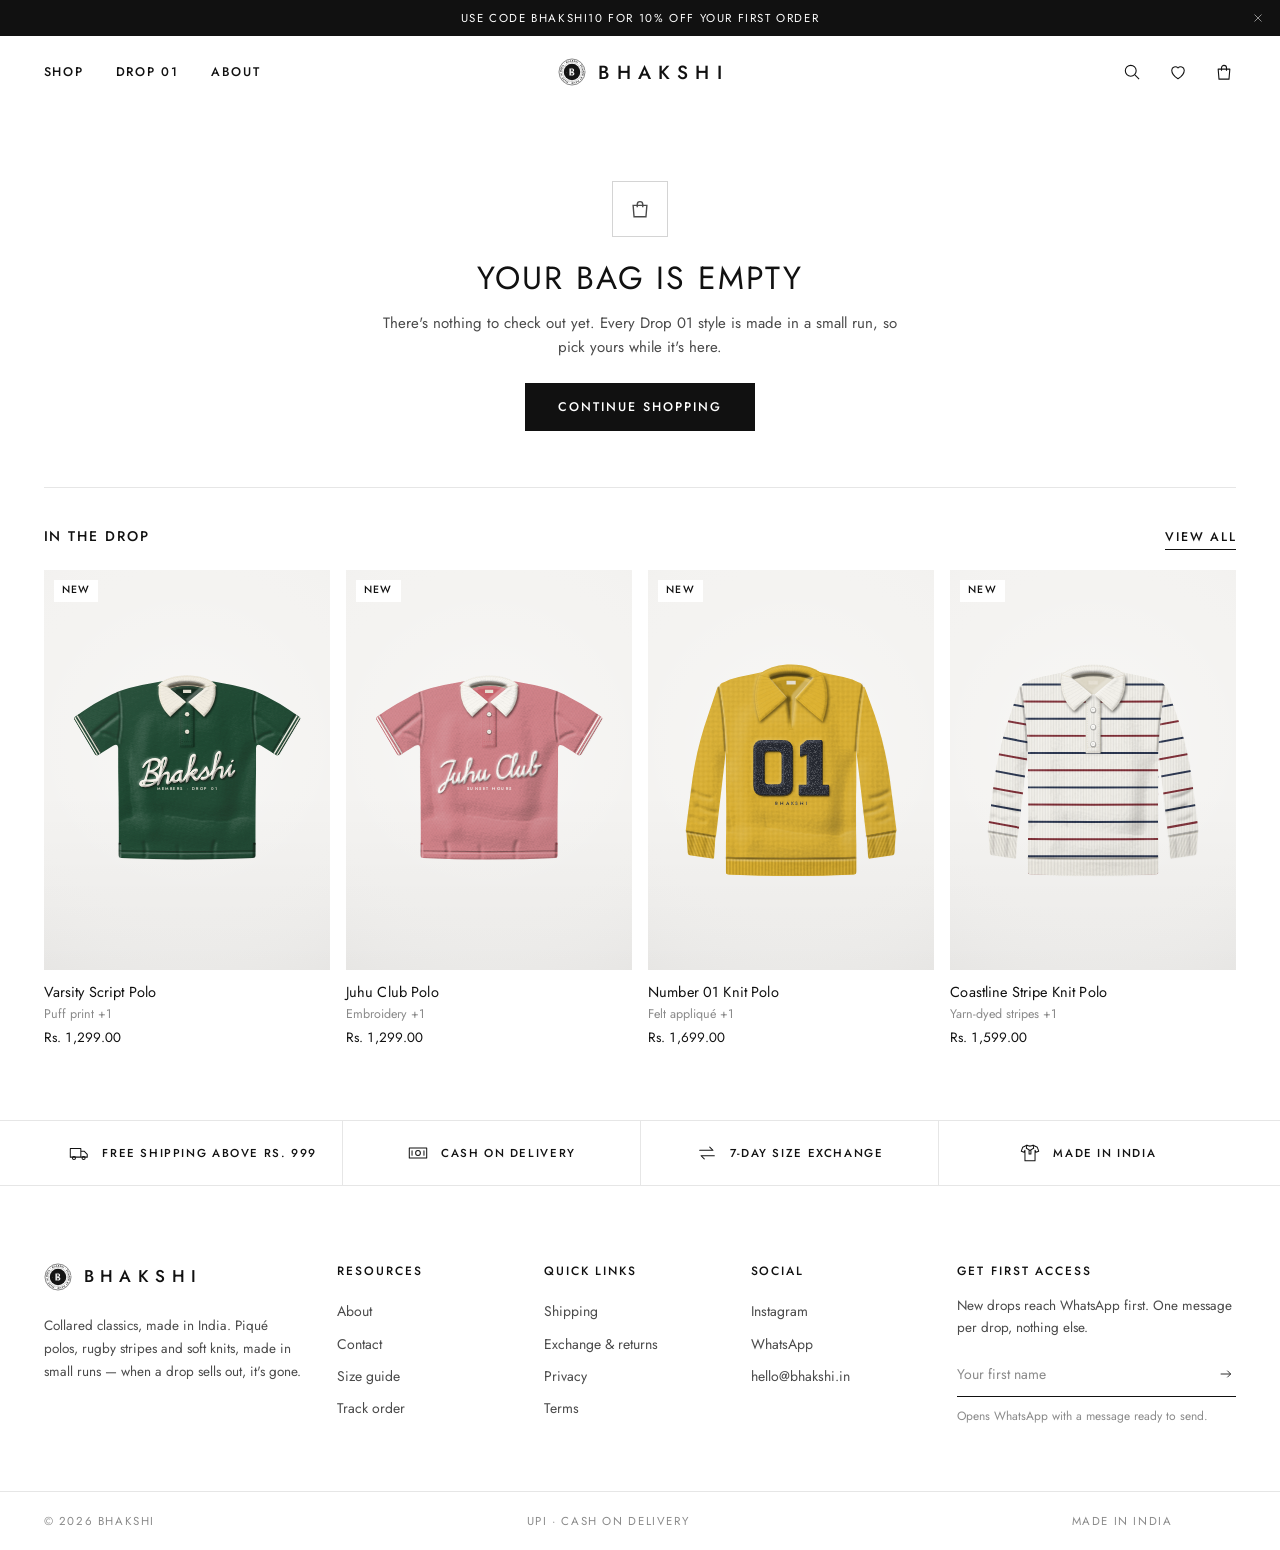
<file: checkout.html>
<!DOCTYPE html><html lang="en"><head>
  <meta charset="UTF-8"><meta name="viewport" content="width=device-width, initial-scale=1.0">
  <title>Checkout | BHAKSHI</title><meta name="description" content="Check out in two quick steps. Pay by UPI or Cash on Delivery — every BHAKSHI order is confirmed personally on WhatsApp.">
  <meta name="theme-color" content="#ffffff">
  <meta name="robots" content="noindex">
  <link rel="preconnect" href="https://fonts.googleapis.com"><link rel="preconnect" href="https://fonts.gstatic.com" crossorigin>
  <link href="https://fonts.googleapis.com/css2?family=Jost:ital,wght@0,300..700;1,300..700&display=swap" rel="stylesheet">
  <link rel="stylesheet" href="css/style.css">
  <link rel="stylesheet" href="css/features.css">
  <link rel="stylesheet" href="css/pages.css">
  <link rel="icon" href="images/favicon.svg">
</head>
<body data-page="checkout">
  <main id="main">
    <div class="ck" id="checkout-root">
      <noscript><p class="ck-noscript">Checkout needs JavaScript. You can also order directly on WhatsApp — see the <a href="contact.html">contact page</a>.</p></noscript>
    </div>
  </main>
  <script src="js/products.js"></script>
  <script src="js/art.js"></script>
  <script src="js/app.js"></script>
  <script src="js/features.js"></script>
  <script src="js/checkout.js"></script>
</body></html>
</file>
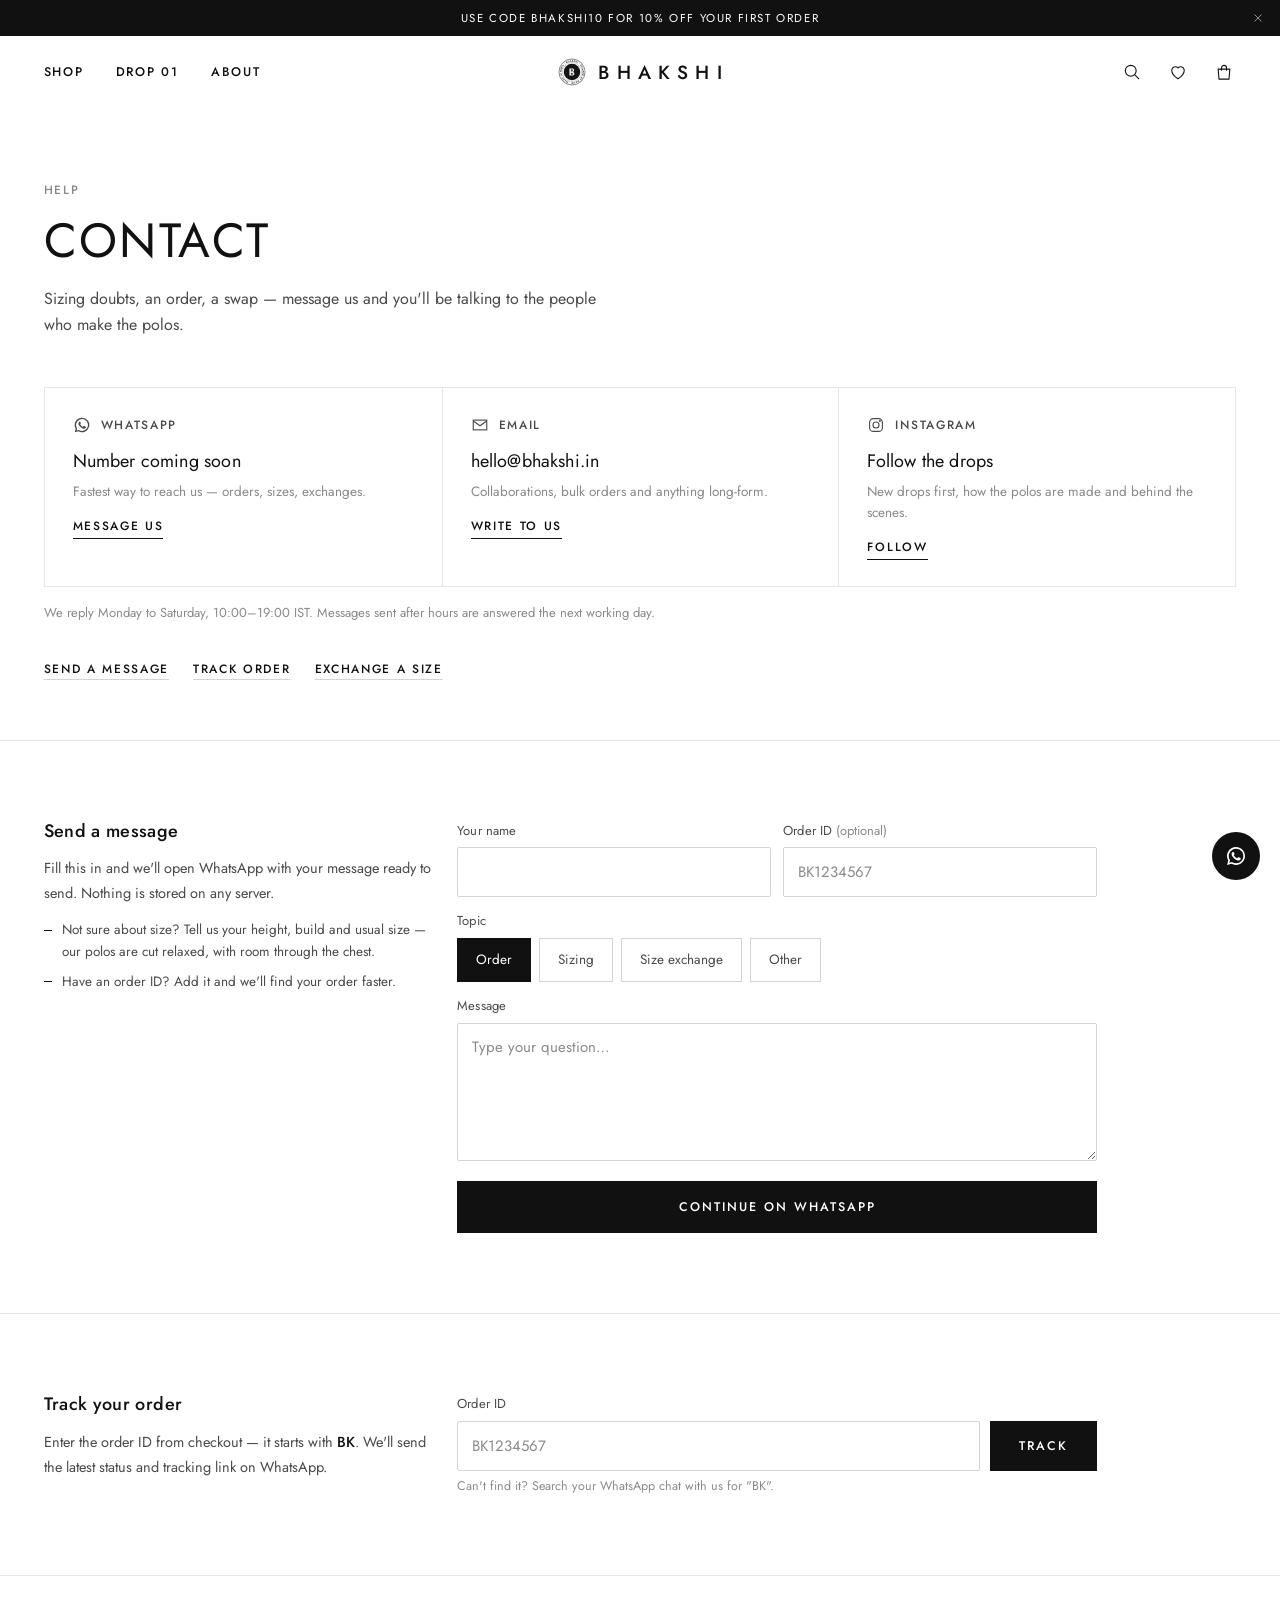
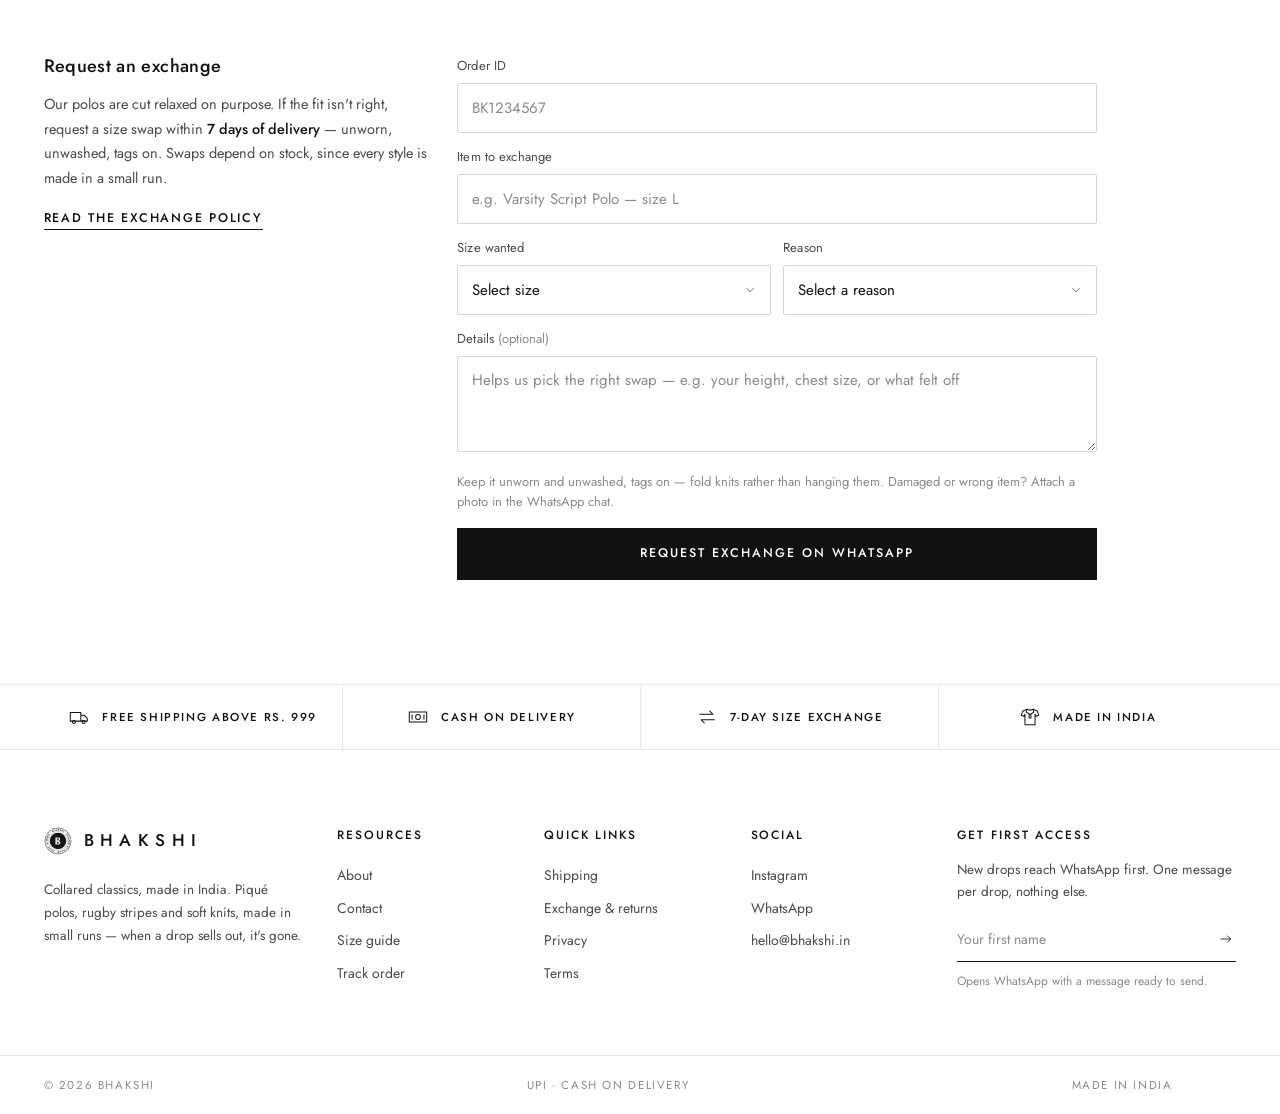
<file: contact.html>
<!DOCTYPE html><html lang="en"><head>
  <meta charset="UTF-8"><meta name="viewport" content="width=device-width, initial-scale=1.0">
  <title>Contact | BHAKSHI</title><meta name="description" content="Talk to BHAKSHI on WhatsApp, email or Instagram. Track your order or request a size exchange.">
  <meta name="theme-color" content="#ffffff">
  <link rel="preconnect" href="https://fonts.googleapis.com"><link rel="preconnect" href="https://fonts.gstatic.com" crossorigin>
  <link href="https://fonts.googleapis.com/css2?family=Jost:ital,wght@0,300..700;1,300..700&display=swap" rel="stylesheet">
  <link rel="stylesheet" href="css/style.css">
  <link rel="stylesheet" href="css/features.css">
  <link rel="stylesheet" href="css/pages.css">
  <link rel="icon" href="images/favicon.svg">
</head>
<body data-page="contact">
  <main id="main" class="pg">
    <header class="pg-head container">
      <p class="pg-eyebrow" data-reveal>Help</p>
      <h1 class="pg-title" data-reveal>Contact</h1>
      <p class="pg-lead" data-reveal>Sizing doubts, an order, a swap — message us and you'll be talking to the people who make the polos.</p>
    </header>

    <!-- CHANNELS -->
    <section class="container pg-channels-wrap" aria-label="Ways to reach us">
      <div class="pg-channels" data-reveal="stagger">
        <a class="pg-channel" data-wa-link target="_blank" rel="noopener" href="#">
          <span class="pg-channel-k"><svg viewBox="0 0 32 32" width="18" height="18" fill="currentColor" aria-hidden="true"><path d="M16 3a13 13 0 0 0-11.2 19.6L3 29l6.6-1.7A13 13 0 1 0 16 3zm0 23.6a10.6 10.6 0 0 1-5.4-1.5l-.4-.2-3.9 1 1-3.8-.2-.4A10.6 10.6 0 1 1 16 26.6zm5.8-7.9c-.3-.2-1.9-.9-2.2-1s-.5-.2-.7.2-.8 1-1 1.2-.4.2-.7 0a8.7 8.7 0 0 1-4.3-3.8c-.3-.6.3-.5 1-1.7.1-.2 0-.4 0-.5l-1-2.4c-.3-.6-.5-.5-.7-.5h-.6a1.2 1.2 0 0 0-.9.4 3.7 3.7 0 0 0-1.1 2.7 6.4 6.4 0 0 0 1.3 3.4 14.7 14.7 0 0 0 5.6 5c2.1.9 2.9 1 4 .8a3.4 3.4 0 0 0 2.2-1.6 2.8 2.8 0 0 0 .2-1.6c-.1-.1-.3-.2-.6-.4z"/></svg>WhatsApp</span>
          <b class="pg-channel-v" data-wa-number></b>
          <span class="pg-channel-note">Fastest way to reach us — orders, sizes, exchanges.</span>
          <span class="pg-channel-go">Message us</span>
        </a>
        <a class="pg-channel" data-email-link href="#">
          <span class="pg-channel-k"><svg viewBox="0 0 24 24" width="18" height="18" fill="none" stroke="currentColor" stroke-width="1.5" aria-hidden="true"><rect x="3" y="5.5" width="18" height="13"/><path d="m3.5 7 8.5 6 8.5-6"/></svg>Email</span>
          <b class="pg-channel-v" data-email-text></b>
          <span class="pg-channel-note">Collaborations, bulk orders and anything long-form.</span>
          <span class="pg-channel-go">Write to us</span>
        </a>
        <a class="pg-channel" data-ig-link target="_blank" rel="noopener" href="#">
          <span class="pg-channel-k"><svg viewBox="0 0 24 24" width="18" height="18" fill="none" stroke="currentColor" stroke-width="1.5" aria-hidden="true"><rect x="3.5" y="3.5" width="17" height="17" rx="5"/><circle cx="12" cy="12" r="4"/><circle cx="17.2" cy="6.8" r=".6" fill="currentColor"/></svg>Instagram</span>
          <b class="pg-channel-v">Follow the drops</b>
          <span class="pg-channel-note">New drops first, how the polos are made and behind the scenes.</span>
          <span class="pg-channel-go">Follow</span>
        </a>
      </div>
      <p class="pg-hours">We reply Monday to Saturday, 10:00–19:00 IST. Messages sent after hours are answered the next working day.</p>
      <nav class="pg-jump" aria-label="On this page">
        <a href="#message">Send a message</a>
        <a href="#track">Track order</a>
        <a href="#exchange">Exchange a size</a>
      </nav>
    </section>

    <!-- MESSAGE FORM -->
    <section class="pg-section container pg-row pg-row-form" id="message" aria-labelledby="msg-h">
      <div class="pg-form-intro">
        <h2 class="pg-h2" id="msg-h">Send a message</h2>
        <p>Fill this in and we'll open WhatsApp with your message ready to send. Nothing is stored on any server.</p>
        <ul class="pg-list">
          <li>Not sure about size? Tell us your height, build and usual size — our polos are cut relaxed, with room through the chest.</li>
          <li>Have an order ID? Add it and we'll find your order faster.</li>
        </ul>
      </div>
      <form class="pg-form" id="msg-form" novalidate>
        <div class="ck-grid">
          <div class="ck-field" data-f="m-name">
            <label for="m-name">Your name</label>
            <input id="m-name" autocomplete="name" required aria-describedby="m-name-err">
            <p class="ck-err" id="m-name-err" role="alert"></p>
          </div>
          <div class="ck-field" data-f="m-order">
            <label for="m-order">Order ID <span class="opt">(optional)</span></label>
            <input id="m-order" placeholder="BK1234567" autocapitalize="characters" spellcheck="false" aria-describedby="m-order-err">
            <p class="ck-err" id="m-order-err" role="alert"></p>
          </div>
          <div class="ck-field ck-span-2" data-f="m-topic">
            <span class="ck-label" id="m-topic-label">Topic</span>
            <div class="pg-topics" role="radiogroup" aria-labelledby="m-topic-label">
              <label class="pg-radio"><input type="radio" name="topic" value="Order" checked><span>Order</span></label>
              <label class="pg-radio"><input type="radio" name="topic" value="Sizing"><span>Sizing</span></label>
              <label class="pg-radio"><input type="radio" name="topic" value="Size exchange"><span>Size exchange</span></label>
              <label class="pg-radio"><input type="radio" name="topic" value="Other"><span>Other</span></label>
            </div>
          </div>
          <div class="ck-field ck-span-2" data-f="m-text">
            <label for="m-text">Message</label>
            <textarea id="m-text" rows="5" maxlength="800" required aria-describedby="m-text-err" placeholder="Type your question…"></textarea>
            <p class="ck-err" id="m-text-err" role="alert"></p>
          </div>
        </div>
        <button class="btn btn-block pg-submit" type="submit">Continue on WhatsApp</button>
      </form>
    </section>

    <!-- TRACK -->
    <section class="pg-section container pg-row pg-row-form" id="track" aria-labelledby="track-h">
      <div class="pg-form-intro">
        <h2 class="pg-h2" id="track-h">Track your order</h2>
        <p>Enter the order ID from checkout — it starts with <b>BK</b>. We'll send the latest status and tracking link on WhatsApp.</p>
      </div>
      <div>
        <form class="pg-form" id="track-form" novalidate>
          <div class="ck-field" data-f="t-id">
            <label for="t-id">Order ID</label>
            <div class="pg-inline">
              <input id="t-id" placeholder="BK1234567" autocapitalize="characters" spellcheck="false" required aria-describedby="t-id-err t-id-hint">
              <button class="btn" type="submit">Track</button>
            </div>
            <p class="ck-hint" id="t-id-hint">Can't find it? Search your WhatsApp chat with us for "BK".</p>
            <p class="ck-err" id="t-id-err" role="alert"></p>
          </div>
        </form>
        <div id="track-result" aria-live="polite"></div>
      </div>
    </section>

    <!-- EXCHANGE -->
    <section class="pg-section container pg-row pg-row-form" id="exchange" aria-labelledby="ex-h">
      <div class="pg-form-intro">
        <h2 class="pg-h2" id="ex-h">Request an exchange</h2>
        <p>Our polos are cut relaxed on purpose. If the fit isn't right, request a size swap within <b>7 days of delivery</b> — unworn, unwashed, tags on. Swaps depend on stock, since every style is made in a small run.</p>
        <a class="link-underline" href="policies.html#exchange">Read the exchange policy</a>
      </div>
      <form class="pg-form" id="ex-form" novalidate>
        <div class="ck-grid">
          <div class="ck-field ck-span-2" data-f="x-id">
            <label for="x-id">Order ID</label>
            <input id="x-id" placeholder="BK1234567" autocapitalize="characters" spellcheck="false" required aria-describedby="x-id-err">
            <p class="ck-err" id="x-id-err" role="alert"></p>
          </div>
          <div class="ck-field ck-span-2" data-f="x-item" id="x-item-wrap">
            <label for="x-item">Item to exchange</label>
            <input id="x-item" placeholder="e.g. Juhu Club Polo — size L" required aria-describedby="x-item-err">
            <p class="ck-err" id="x-item-err" role="alert"></p>
          </div>
          <div class="ck-field" data-f="x-size">
            <label for="x-size">Size wanted</label>
            <div class="ck-select"><select id="x-size" required aria-describedby="x-size-err"></select><svg viewBox="0 0 24 24" width="14" height="14" fill="none" stroke="currentColor" stroke-width="1.5" aria-hidden="true"><path d="m6 9 6 6 6-6"/></svg></div>
            <p class="ck-err" id="x-size-err" role="alert"></p>
          </div>
          <div class="ck-field" data-f="x-reason">
            <label for="x-reason">Reason</label>
            <div class="ck-select"><select id="x-reason" required aria-describedby="x-reason-err">
              <option value="">Select a reason</option>
              <option>Too big / too roomy</option><option>Too small / too fitted</option><option>Sleeves or length aren't right</option>
              <option>Received a damaged item</option><option>Received the wrong item</option><option>Other</option>
            </select><svg viewBox="0 0 24 24" width="14" height="14" fill="none" stroke="currentColor" stroke-width="1.5" aria-hidden="true"><path d="m6 9 6 6 6-6"/></svg></div>
            <p class="ck-err" id="x-reason-err" role="alert"></p>
          </div>
          <div class="ck-field ck-span-2" data-f="x-note">
            <label for="x-note">Details <span class="opt">(optional)</span></label>
            <textarea id="x-note" rows="3" maxlength="500" placeholder="Helps us pick the right swap — e.g. your height, chest size, or what felt off"></textarea>
          </div>
        </div>
        <p class="pg-form-note">Keep it unworn and unwashed, tags on — fold knits rather than hanging them. Damaged or wrong item? Attach a photo in the WhatsApp chat.</p>
        <button class="btn btn-block pg-submit" type="submit">Request exchange on WhatsApp</button>
      </form>
    </section>
  </main>
  <script src="js/products.js"></script>
  <script src="js/art.js"></script>
  <script src="js/app.js"></script>
  <script src="js/features.js"></script>
  <script>
  (() => {
    const g = id => document.getElementById(id);
    const v = id => g(id).value.trim();
    const send = text => window.open(waLink(text), "_blank", "noopener");
    const ORDER_RE = /^BK\d{7}$/;
    const lastOrder = (() => { try { return JSON.parse(localStorage.getItem("bhakshi_last_order")); } catch (e) { return null; } })();
    const normId = s => s.toUpperCase().replace(/[^A-Z0-9]/g, "");
    const say = m => { if (typeof toast === "function") toast(m); };
    const CHEV = `<svg viewBox="0 0 24 24" width="14" height="14" fill="none" stroke="currentColor" stroke-width="1.5" aria-hidden="true"><path d="m6 9 6 6 6-6"/></svg>`;

    // channels
    const num = String(STORE.whatsapp || "");
    const pretty = /^91\d{10}$/.test(num) ? `+91 ${num.slice(2, 7)} ${num.slice(7)}` : num ? "+" + num : "Number coming soon";
    document.querySelectorAll("[data-wa-number]").forEach(e => e.textContent = pretty);
    document.querySelectorAll("[data-wa-link]").forEach(a => a.href = waLink(`Hi ${STORE.name}! I have a question.`));
    document.querySelectorAll("[data-email-link]").forEach(a => a.href = "mailto:" + STORE.email);
    document.querySelectorAll("[data-email-text]").forEach(e => e.textContent = STORE.email);
    document.querySelectorAll("[data-ig-link]").forEach(a => a.href = STORE.instagram);

    // errors
    function setErr(id, msg) {
      const f = g(id), wrap = f.closest(".ck-field"), e = g(id + "-err");
      wrap.classList.toggle("invalid", !!msg);
      f.setAttribute("aria-invalid", msg ? "true" : "false");
      if (e) e.textContent = msg || "";
      return !msg;
    }
    function firstBad(ids) { const bad = ids.find(id => g(id).getAttribute("aria-invalid") === "true"); if (bad) g(bad).focus(); return !bad; }
    const orderMsg = (s, required) => !s ? (required ? "Please enter your order ID." : "") : ORDER_RE.test(normId(s)) ? "" : "Order IDs look like BK followed by 7 digits, e.g. BK1234567.";
    document.addEventListener("input", e => { const f = e.target.closest(".pg-form input, .pg-form textarea"); if (f && f.closest(".ck-field.invalid")) setErr(f.id, ""); });
    document.addEventListener("change", e => { const f = e.target.closest(".pg-form select"); if (f && f.closest(".ck-field.invalid")) setErr(f.id, ""); });

    // message form
    g("msg-form").addEventListener("submit", e => {
      e.preventDefault();
      setErr("m-name", v("m-name").length < 2 ? "Please tell us your name." : "");
      setErr("m-order", orderMsg(v("m-order"), false));
      setErr("m-text", v("m-text").length < 5 ? "Please write a short message." : "");
      if (!firstBad(["m-name", "m-order", "m-text"])) return;
      const topic = document.querySelector("input[name=topic]:checked").value;
      send([`Hi ${STORE.name}, this is ${v("m-name")}.`, `*Topic:* ${topic}`, ...(v("m-order") ? [`*Order ID:* ${normId(v("m-order"))}`] : []), "", v("m-text")].join("\n"));
      say("Opening WhatsApp…");
    });

    // track
    const fmtDate = iso => { try { return new Date(iso).toLocaleDateString("en-IN", { day: "numeric", month: "short", year: "numeric" }); } catch (e) { return ""; } };
    g("track-form").addEventListener("submit", e => {
      e.preventDefault();
      const id = normId(v("t-id"));
      if (!setErr("t-id", orderMsg(v("t-id"), true))) { g("t-id").focus(); return; }
      const mine = lastOrder && lastOrder.id === id;
      const res = g("track-result");
      const text = `Hi ${STORE.name}, could you share the status and tracking link for my order *${id}*?`;
      res.innerHTML = mine ? `
        <article class="pg-track">
          <header><div><span class="pg-track-k">Found on this device</span><h3>${esc(lastOrder.id)}</h3></div><span class="pg-tag">${lastOrder.pay === "cod" ? "Cash on Delivery" : "UPI"}</span></header>
          <p class="pg-track-meta">Placed ${esc(fmtDate(lastOrder.date))}${lastOrder.city ? " · " + esc(lastOrder.city) : ""}${lastOrder.pin ? " " + esc(lastOrder.pin) : ""}</p>
          <ul>${(lastOrder.items || []).map(i => `<li><span>${esc(i.name)} <small>${esc(i.size)} × ${i.qty}</small></span><b>${rupee(i.price * i.qty)}</b></li>`).join("")}</ul>
          <div class="pg-track-total"><span>Total</span><b>${rupee(lastOrder.total)}</b></div>
          <ol class="pg-track-steps"><li class="on">Placed</li><li>Confirmed</li><li>Shipped</li><li>Delivered</li></ol>
          <p class="pg-track-meta">Live status is shared on WhatsApp — we've opened a chat for you.</p>
          <a class="btn btn-outline btn-block" href="${esc(waLink(text))}" target="_blank" rel="noopener">Ask for tracking on WhatsApp</a>
        </article>` : `
        <div class="pg-track pg-track-empty"><p>We've opened WhatsApp with your order ID <b>${esc(id)}</b>. Hit send and we'll reply with the latest status.</p>
        <a class="btn btn-outline btn-block" href="${esc(waLink(text))}" target="_blank" rel="noopener">Open WhatsApp again</a></div>`;
      send(text);
    });

    // exchange — sizes come from the products actually on sale
    const ALL_SIZES = [...new Set(PRODUCTS.flatMap(p => p.sizes || []))];
    const itemHint = PRODUCTS[0] ? `e.g. ${String(PRODUCTS[0].name).split(" — ")[0]} — size L` : "e.g. product name — size L";
    g("x-item").placeholder = itemHint;
    const fillSizes = list => { g("x-size").innerHTML = `<option value="">Select size</option>` + list.map(s => `<option>${esc(s)}</option>`).join(""); };
    fillSizes(ALL_SIZES);
    function syncExchangeItems() {
      const id = normId(v("x-id"));
      const mine = lastOrder && lastOrder.id === id && (lastOrder.items || []).length;
      const isSelect = g("x-item").tagName === "SELECT";
      if (mine && !isSelect) {
        const sel = document.createElement("select");
        sel.id = "x-item"; sel.required = true; sel.setAttribute("aria-describedby", "x-item-err");
        sel.innerHTML = lastOrder.items.map((it, i) => `<option value="${i}">${esc(it.name)} — size ${esc(it.size)}</option>`).join("");
        const box = document.createElement("div"); box.className = "ck-select"; box.appendChild(sel);
        box.insertAdjacentHTML("beforeend", CHEV);
        g("x-item").replaceWith(box);
        const upd = () => { const it = lastOrder.items[+sel.value], p = PRODUCTS.find(p => p.id === it.id); fillSizes(p ? p.sizes.filter(s => s !== it.size) : ALL_SIZES); };
        sel.addEventListener("change", upd); upd();
      } else if (!mine && isSelect) {
        g("x-item").closest(".ck-select").outerHTML = `<input id="x-item" placeholder="${esc(itemHint)}" required aria-describedby="x-item-err">`;
        fillSizes(ALL_SIZES);
      }
    }
    g("x-id").addEventListener("input", syncExchangeItems);
    g("ex-form").addEventListener("submit", e => {
      e.preventDefault();
      setErr("x-id", orderMsg(v("x-id"), true));
      setErr("x-item", v("x-item") === "" ? "Tell us which piece you'd like to exchange." : "");
      setErr("x-size", !v("x-size") ? "Choose the size you'd like instead." : "");
      setErr("x-reason", !v("x-reason") ? "Please choose a reason." : "");
      if (!firstBad(["x-id", "x-item", "x-size", "x-reason"])) return;
      const id = normId(v("x-id")), itemEl = g("x-item");
      const item = itemEl.tagName === "SELECT" ? itemEl.options[itemEl.selectedIndex].text : v("x-item");
      send([`Hi ${STORE.name}, I'd like to request a size exchange.`, "", ...[`*Order ID:* ${id}`, `*Item:* ${item}`, `*Size wanted:* ${v("x-size")}`, `*Reason:* ${v("x-reason")}`, v("x-note") ? `*Details:* ${v("x-note")}` : ""].filter(Boolean)].join("\n"));
      say("Opening WhatsApp…");
    });

    // prefill from URL (?order=BK…)
    const q = new URLSearchParams(location.search).get("order");
    if (q) { g("t-id").value = q; g("x-id").value = q; syncExchangeItems(); }
    else if (lastOrder && lastOrder.id) { g("t-id").placeholder = lastOrder.id; }
    if (typeof refreshReveal === "function") refreshReveal();
  })();
  </script>
</body></html>
</file>
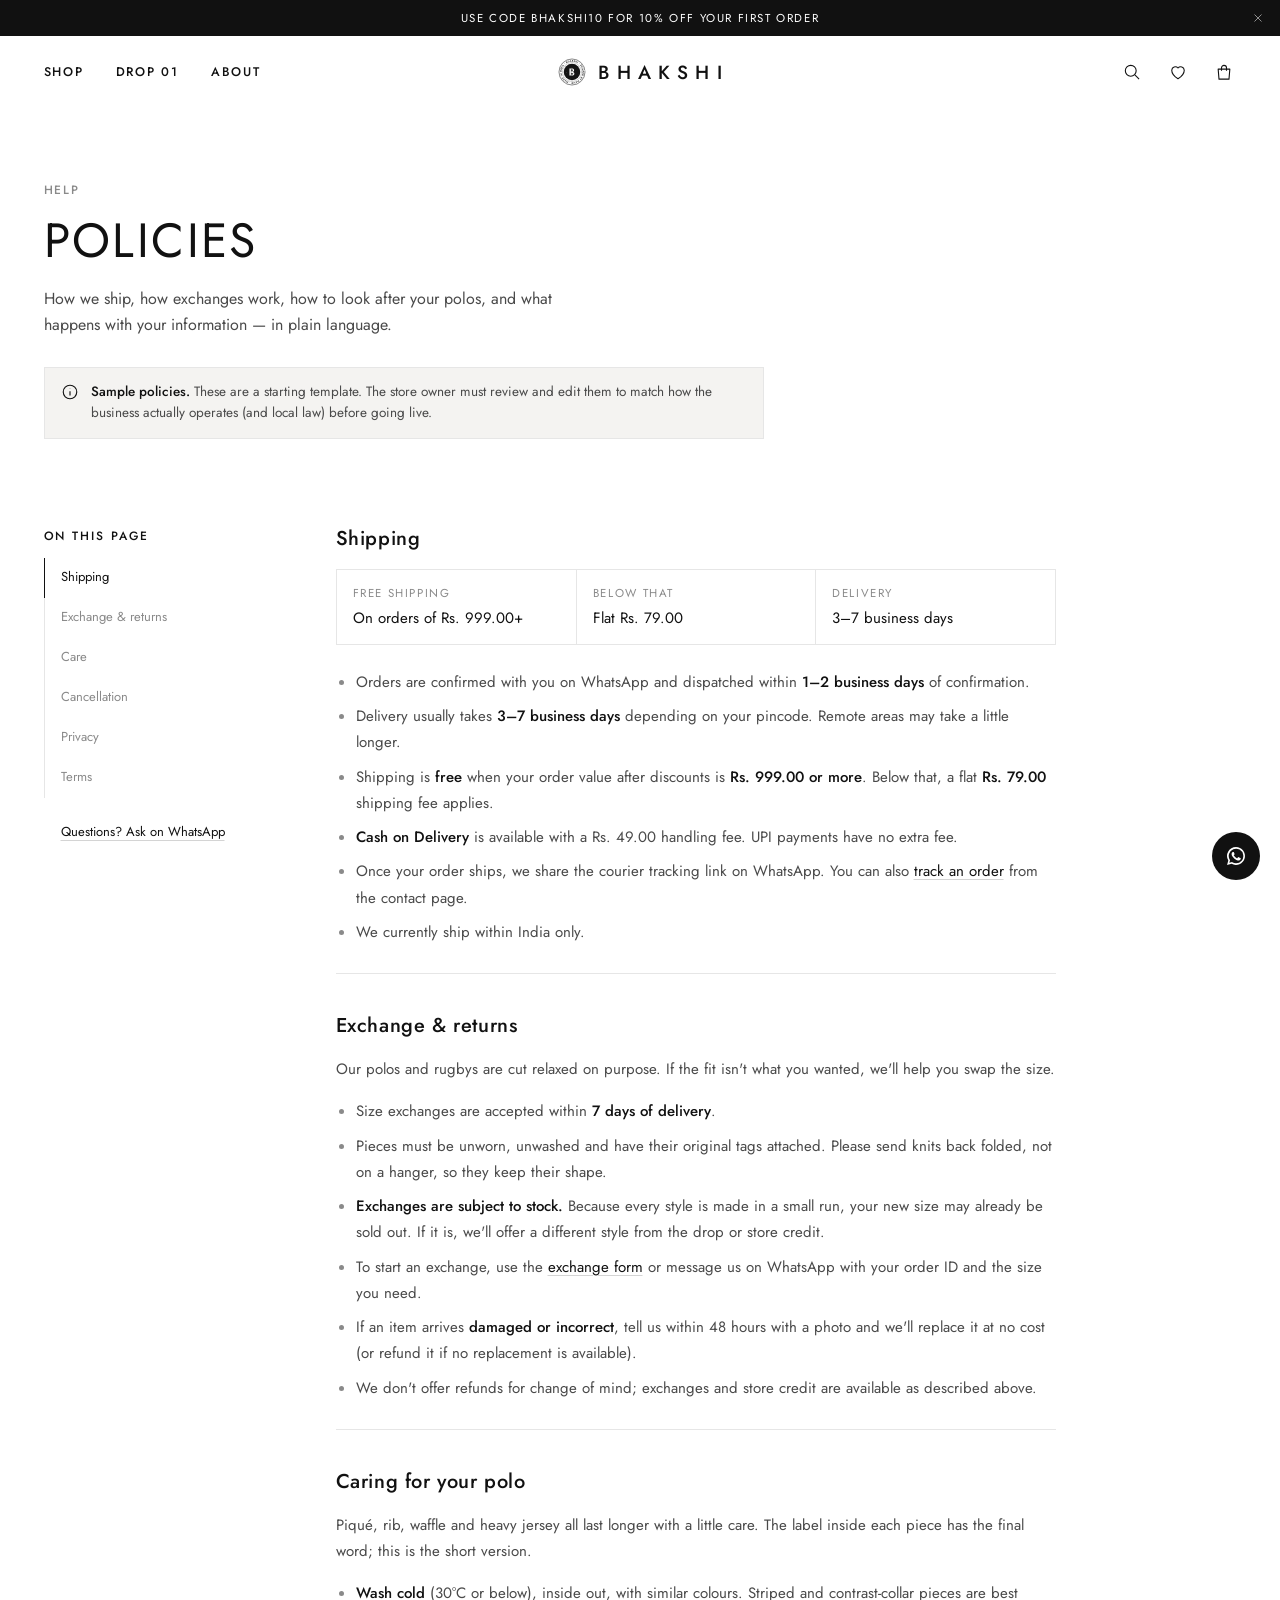
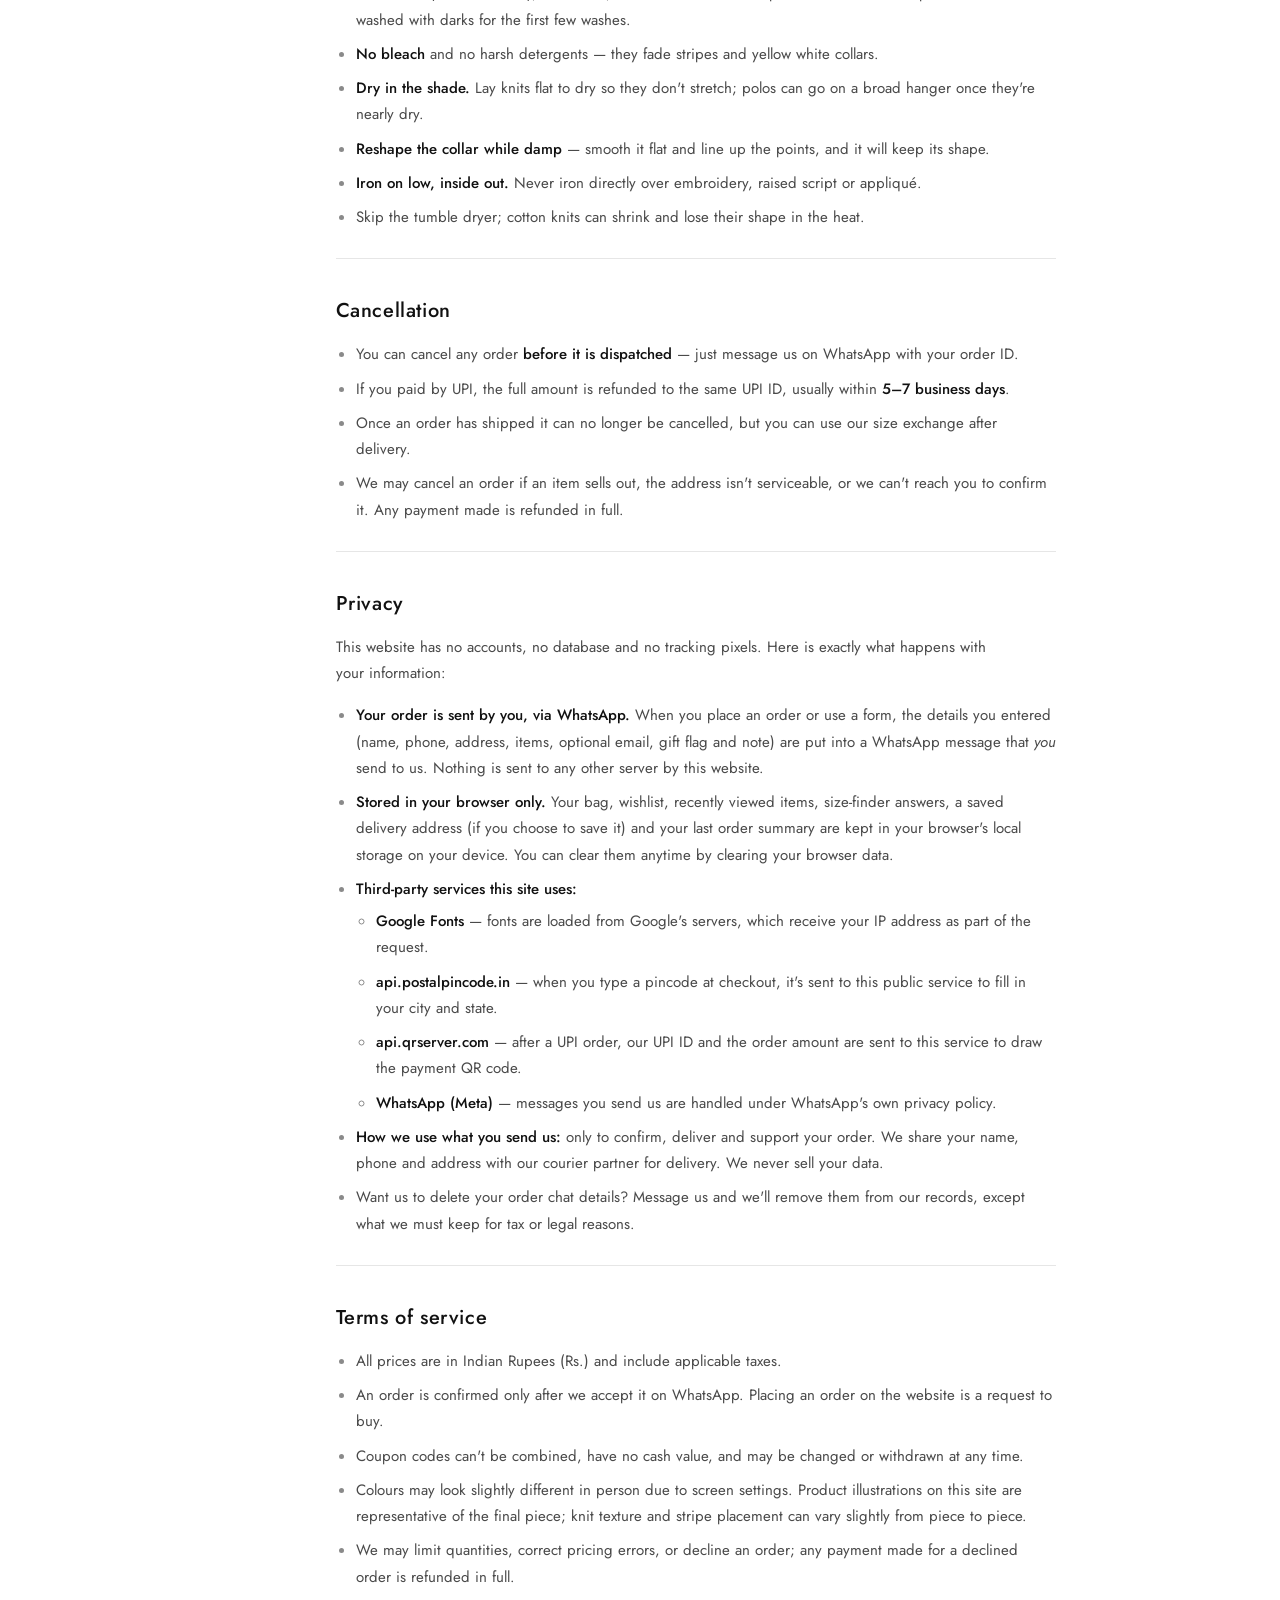
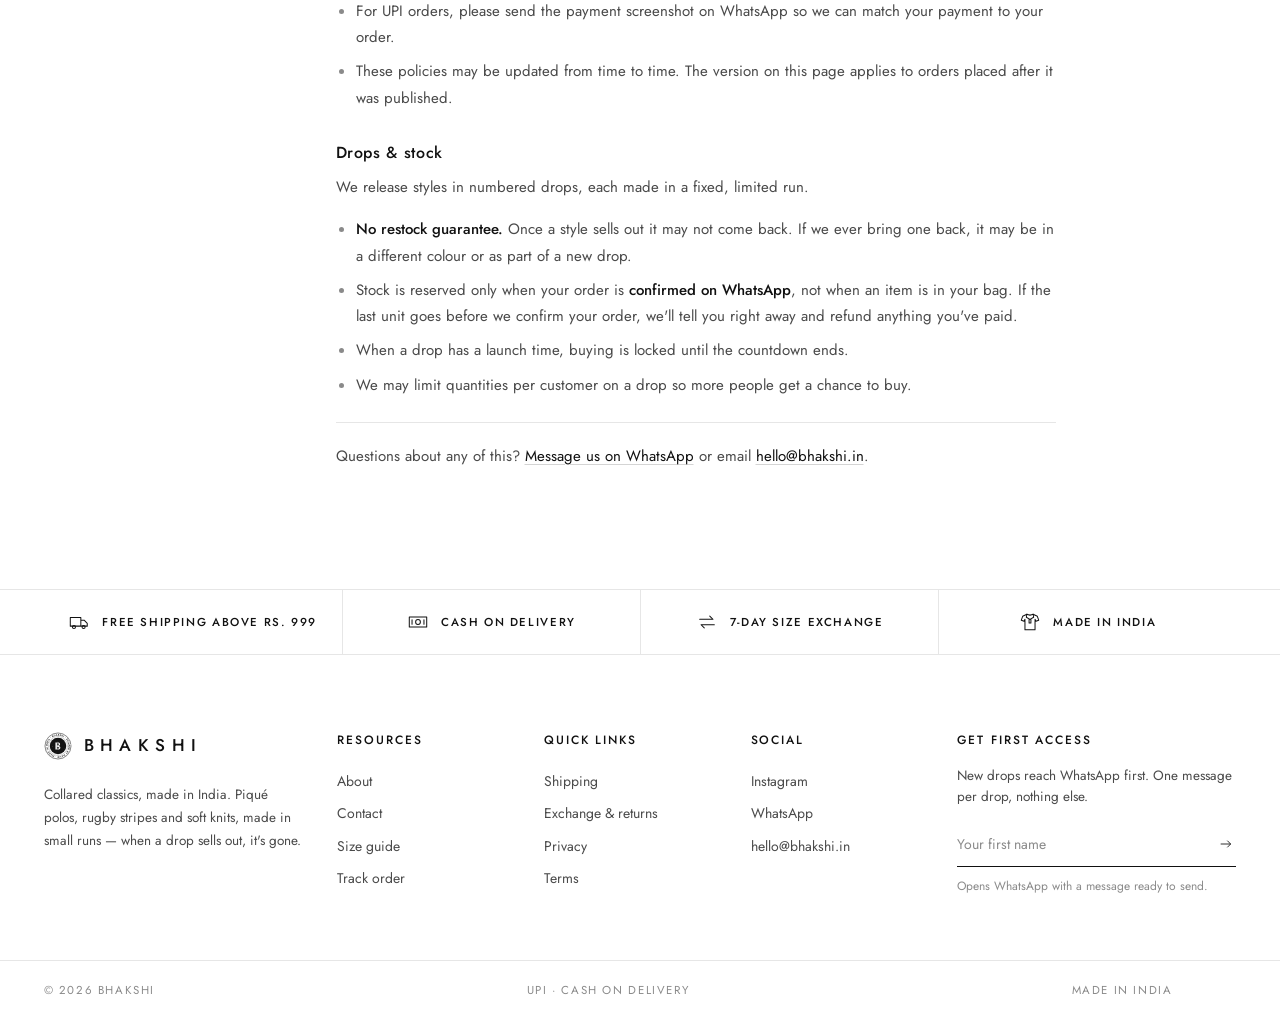
<file: policies.html>
<!DOCTYPE html><html lang="en"><head>
  <meta charset="UTF-8"><meta name="viewport" content="width=device-width, initial-scale=1.0">
  <title>Policies | BHAKSHI</title><meta name="description" content="BHAKSHI shipping, exchange and returns, care for your polos and knits, cancellation, privacy and terms — in plain language.">
  <meta name="theme-color" content="#ffffff">
  <link rel="preconnect" href="https://fonts.googleapis.com"><link rel="preconnect" href="https://fonts.gstatic.com" crossorigin>
  <link href="https://fonts.googleapis.com/css2?family=Jost:ital,wght@0,300..700;1,300..700&display=swap" rel="stylesheet">
  <link rel="stylesheet" href="css/style.css">
  <link rel="stylesheet" href="css/features.css">
  <link rel="stylesheet" href="css/pages.css">
  <link rel="icon" href="images/favicon.svg">
</head>
<body data-page="policies">
  <main id="main" class="pg">
    <header class="pg-head container">
      <p class="pg-eyebrow">Help</p>
      <h1 class="pg-title">Policies</h1>
      <p class="pg-lead">How we ship, how exchanges work, how to look after your polos, and what happens with your information — in plain language.</p>
      <aside class="pg-sample-note" role="note">
        <svg viewBox="0 0 24 24" width="18" height="18" fill="none" stroke="currentColor" stroke-width="1.5" aria-hidden="true"><circle cx="12" cy="12" r="9"/><path d="M12 11v5.5M12 7.5v.5"/></svg>
        <p><b>Sample policies.</b> These are a starting template. The store owner must review and edit them to match how the business actually operates (and local law) before going live.</p>
      </aside>
    </header>

    <div class="container pg-policy-layout">
      <nav class="pg-toc" aria-label="Policy sections">
        <p class="pg-toc-title">On this page</p>
        <ul>
          <li><a href="#shipping">Shipping</a></li>
          <li><a href="#exchange">Exchange &amp; returns</a></li>
          <li><a href="#care">Care</a></li>
          <li><a href="#cancellation">Cancellation</a></li>
          <li><a href="#privacy">Privacy</a></li>
          <li><a href="#terms">Terms</a></li>
        </ul>
        <a class="pg-toc-help" data-wa-link href="#" target="_blank" rel="noopener">Questions? Ask on WhatsApp</a>
      </nav>

      <article class="pg-prose">
        <section id="shipping" class="pg-policy">
          <h2>Shipping</h2>
          <dl class="pg-facts">
            <div><dt>Free shipping</dt><dd>On orders of <span data-store-rupee="freeShippingAbove"></span>+</dd></div>
            <div><dt>Below that</dt><dd>Flat <span data-store-rupee="shippingFee"></span></dd></div>
            <div><dt>Delivery</dt><dd>3–7 business days</dd></div>
          </dl>
          <ul>
            <li>Orders are confirmed with you on WhatsApp and dispatched within <b>1–2 business days</b> of confirmation.</li>
            <li>Delivery usually takes <b>3–7 business days</b> depending on your pincode. Remote areas may take a little longer.</li>
            <li>Shipping is <b>free</b> when your order value after discounts is <b><span data-store-rupee="freeShippingAbove"></span> or more</b>. Below that, a flat <b><span data-store-rupee="shippingFee"></span></b> shipping fee applies.</li>
            <li data-cod-on><b>Cash on Delivery</b> is available<span data-cod-fee-text></span>. UPI payments have no extra fee.</li>
            <li data-cod-off hidden>Cash on Delivery is currently unavailable; all orders are prepaid by UPI.</li>
            <li>Once your order ships, we share the courier tracking link on WhatsApp. You can also <a href="contact.html#track">track an order</a> from the contact page.</li>
            <li>We currently ship within India only.</li>
          </ul>
        </section>

        <section id="exchange" class="pg-policy">
          <h2>Exchange &amp; returns</h2>
          <p>Our polos and rugbys are cut relaxed on purpose. If the fit isn't what you wanted, we'll help you swap the size.</p>
          <ul>
            <li>Size exchanges are accepted within <b>7 days of delivery</b>.</li>
            <li>Pieces must be unworn, unwashed and have their original tags attached. Please send knits back folded, not on a hanger, so they keep their shape.</li>
            <li><b>Exchanges are subject to stock.</b> Because every style is made in a small run, your new size may already be sold out. If it is, we'll offer a different style from the drop or store credit.</li>
            <li>To start an exchange, use the <a href="contact.html#exchange">exchange form</a> or message us on WhatsApp with your order ID and the size you need.</li>
            <li>If an item arrives <b>damaged or incorrect</b>, tell us within 48 hours with a photo and we'll replace it at no cost (or refund it if no replacement is available).</li>
            <li>We don't offer refunds for change of mind; exchanges and store credit are available as described above.</li>
          </ul>
        </section>

        <section id="care" class="pg-policy">
          <h2>Caring for your polo</h2>
          <p>Piqué, rib, waffle and heavy jersey all last longer with a little care. The label inside each piece has the final word; this is the short version.</p>
          <ul>
            <li><b>Wash cold</b> (30°C or below), inside out, with similar colours. Striped and contrast-collar pieces are best washed with darks for the first few washes.</li>
            <li><b>No bleach</b> and no harsh detergents — they fade stripes and yellow white collars.</li>
            <li><b>Dry in the shade.</b> Lay knits flat to dry so they don't stretch; polos can go on a broad hanger once they're nearly dry.</li>
            <li><b>Reshape the collar while damp</b> — smooth it flat and line up the points, and it will keep its shape.</li>
            <li><b>Iron on low, inside out.</b> Never iron directly over embroidery, raised script or appliqué.</li>
            <li>Skip the tumble dryer; cotton knits can shrink and lose their shape in the heat.</li>
          </ul>
        </section>

        <section id="cancellation" class="pg-policy">
          <h2>Cancellation</h2>
          <ul>
            <li>You can cancel any order <b>before it is dispatched</b> — just message us on WhatsApp with your order ID.</li>
            <li>If you paid by UPI, the full amount is refunded to the same UPI ID, usually within <b>5–7 business days</b>.</li>
            <li>Once an order has shipped it can no longer be cancelled, but you can use our size exchange after delivery.</li>
            <li>We may cancel an order if an item sells out, the address isn't serviceable, or we can't reach you to confirm it. Any payment made is refunded in full.</li>
          </ul>
        </section>

        <section id="privacy" class="pg-policy">
          <h2>Privacy</h2>
          <p>This website has no accounts, no database and no tracking pixels. Here is exactly what happens with your information:</p>
          <ul>
            <li><b>Your order is sent by you, via WhatsApp.</b> When you place an order or use a form, the details you entered (name, phone, address, items, optional email, gift flag and note) are put into a WhatsApp message that <i>you</i> send to us. Nothing is sent to any other server by this website.</li>
            <li><b>Stored in your browser only.</b> Your bag, wishlist, recently viewed items, size-finder answers, a saved delivery address (if you choose to save it) and your last order summary are kept in your browser's local storage on your device. You can clear them anytime by clearing your browser data.</li>
            <li><b>Third-party services this site uses:</b>
              <ul>
                <li><b>Google Fonts</b> — fonts are loaded from Google's servers, which receive your IP address as part of the request.</li>
                <li><b>api.postalpincode.in</b> — when you type a pincode at checkout, it's sent to this public service to fill in your city and state.</li>
                <li><b>api.qrserver.com</b> — after a UPI order, our UPI ID and the order amount are sent to this service to draw the payment QR code.</li>
                <li><b>WhatsApp (Meta)</b> — messages you send us are handled under WhatsApp's own privacy policy.</li>
              </ul>
            </li>
            <li><b>How we use what you send us:</b> only to confirm, deliver and support your order. We share your name, phone and address with our courier partner for delivery. We never sell your data.</li>
            <li>Want us to delete your order chat details? Message us and we'll remove them from our records, except what we must keep for tax or legal reasons.</li>
          </ul>
        </section>

        <section id="terms" class="pg-policy">
          <h2>Terms of service</h2>
          <ul>
            <li>All prices are in Indian Rupees (Rs.) and include applicable taxes.</li>
            <li>An order is confirmed only after we accept it on WhatsApp. Placing an order on the website is a request to buy.</li>
            <li>Coupon codes can't be combined, have no cash value, and may be changed or withdrawn at any time.</li>
            <li>Colours may look slightly different in person due to screen settings. Product illustrations on this site are representative of the final piece; knit texture and stripe placement can vary slightly from piece to piece.</li>
            <li>We may limit quantities, correct pricing errors, or decline an order; any payment made for a declined order is refunded in full.</li>
            <li>For UPI orders, please send the payment screenshot on WhatsApp so we can match your payment to your order.</li>
            <li>These policies may be updated from time to time. The version on this page applies to orders placed after it was published.</li>
          </ul>
          <h3 id="drops">Drops &amp; stock</h3>
          <p>We release styles in numbered drops, each made in a fixed, limited run.</p>
          <ul>
            <li><b>No restock guarantee.</b> Once a style sells out it may not come back. If we ever bring one back, it may be in a different colour or as part of a new drop.</li>
            <li>Stock is reserved only when your order is <b>confirmed on WhatsApp</b>, not when an item is in your bag. If the last unit goes before we confirm your order, we'll tell you right away and refund anything you've paid.</li>
            <li>When a drop has a launch time, buying is locked until the countdown ends.</li>
            <li>We may limit quantities per customer on a drop so more people get a chance to buy.</li>
          </ul>
          <p class="pg-contact-line">Questions about any of this? <a data-wa-link href="#" target="_blank" rel="noopener">Message us on WhatsApp</a> or email <a data-email-link href="#"></a>.</p>
        </section>
      </article>
    </div>
  </main>
  <script src="js/products.js"></script>
  <script src="js/art.js"></script>
  <script src="js/app.js"></script>
  <script src="js/features.js"></script>
  <script>
  (() => {
    const $all = s => Array.from(document.querySelectorAll(s));
    $all("[data-store-rupee]").forEach(el => el.textContent = rupee(STORE[el.dataset.storeRupee]));
    const codOn = STORE.codFee >= 0;
    $all("[data-cod-on]").forEach(el => el.hidden = !codOn);
    $all("[data-cod-off]").forEach(el => el.hidden = codOn);
    $all("[data-cod-fee-text]").forEach(el => el.textContent = STORE.codFee > 0 ? ` with a ${rupee(STORE.codFee)} handling fee` : " at no extra charge");
    $all("[data-wa-link]").forEach(a => a.href = waLink(`Hi ${STORE.name}, I have a question about your policies.`));
    $all("[data-email-link]").forEach(a => { a.href = "mailto:" + STORE.email; if (!a.textContent) a.textContent = STORE.email; });

    // scroll-spy
    const links = $all(".pg-toc a[href^='#']");
    const secs = links.map(a => document.getElementById(a.getAttribute("href").slice(1))).filter(Boolean);
    const narrow = window.matchMedia("(max-width: 959px)");
    let current = "";
    const setActive = id => {
      if (id === current) return; current = id;
      links.forEach(a => {
        const on = a.getAttribute("href") === "#" + id;
        a.classList.toggle("active", on);
        on ? a.setAttribute("aria-current", "location") : a.removeAttribute("aria-current");
        if (on && narrow.matches) {
          const ul = a.closest("ul");
          if (ul) ul.scrollTo({ left: a.offsetLeft - 16, behavior: matchMedia("(prefers-reduced-motion: reduce)").matches ? "auto" : "smooth" });
        }
      });
    };
    let ticking = false;
    function spy() {
      ticking = false;
      const line = window.innerHeight * 0.3;
      let cur = secs[0] && secs[0].id;
      secs.forEach(s => { if (s.getBoundingClientRect().top - line <= 0) cur = s.id; });
      if ((window.innerHeight + window.scrollY) >= document.documentElement.scrollHeight - 4) cur = secs[secs.length - 1].id;
      setActive(cur);
    }
    window.addEventListener("scroll", () => { if (!ticking) { ticking = true; requestAnimationFrame(spy); } }, { passive: true });
    window.addEventListener("resize", spy);
    spy();
    if (typeof refreshReveal === "function") refreshReveal();
  })();
  </script>
</body></html>
</file>
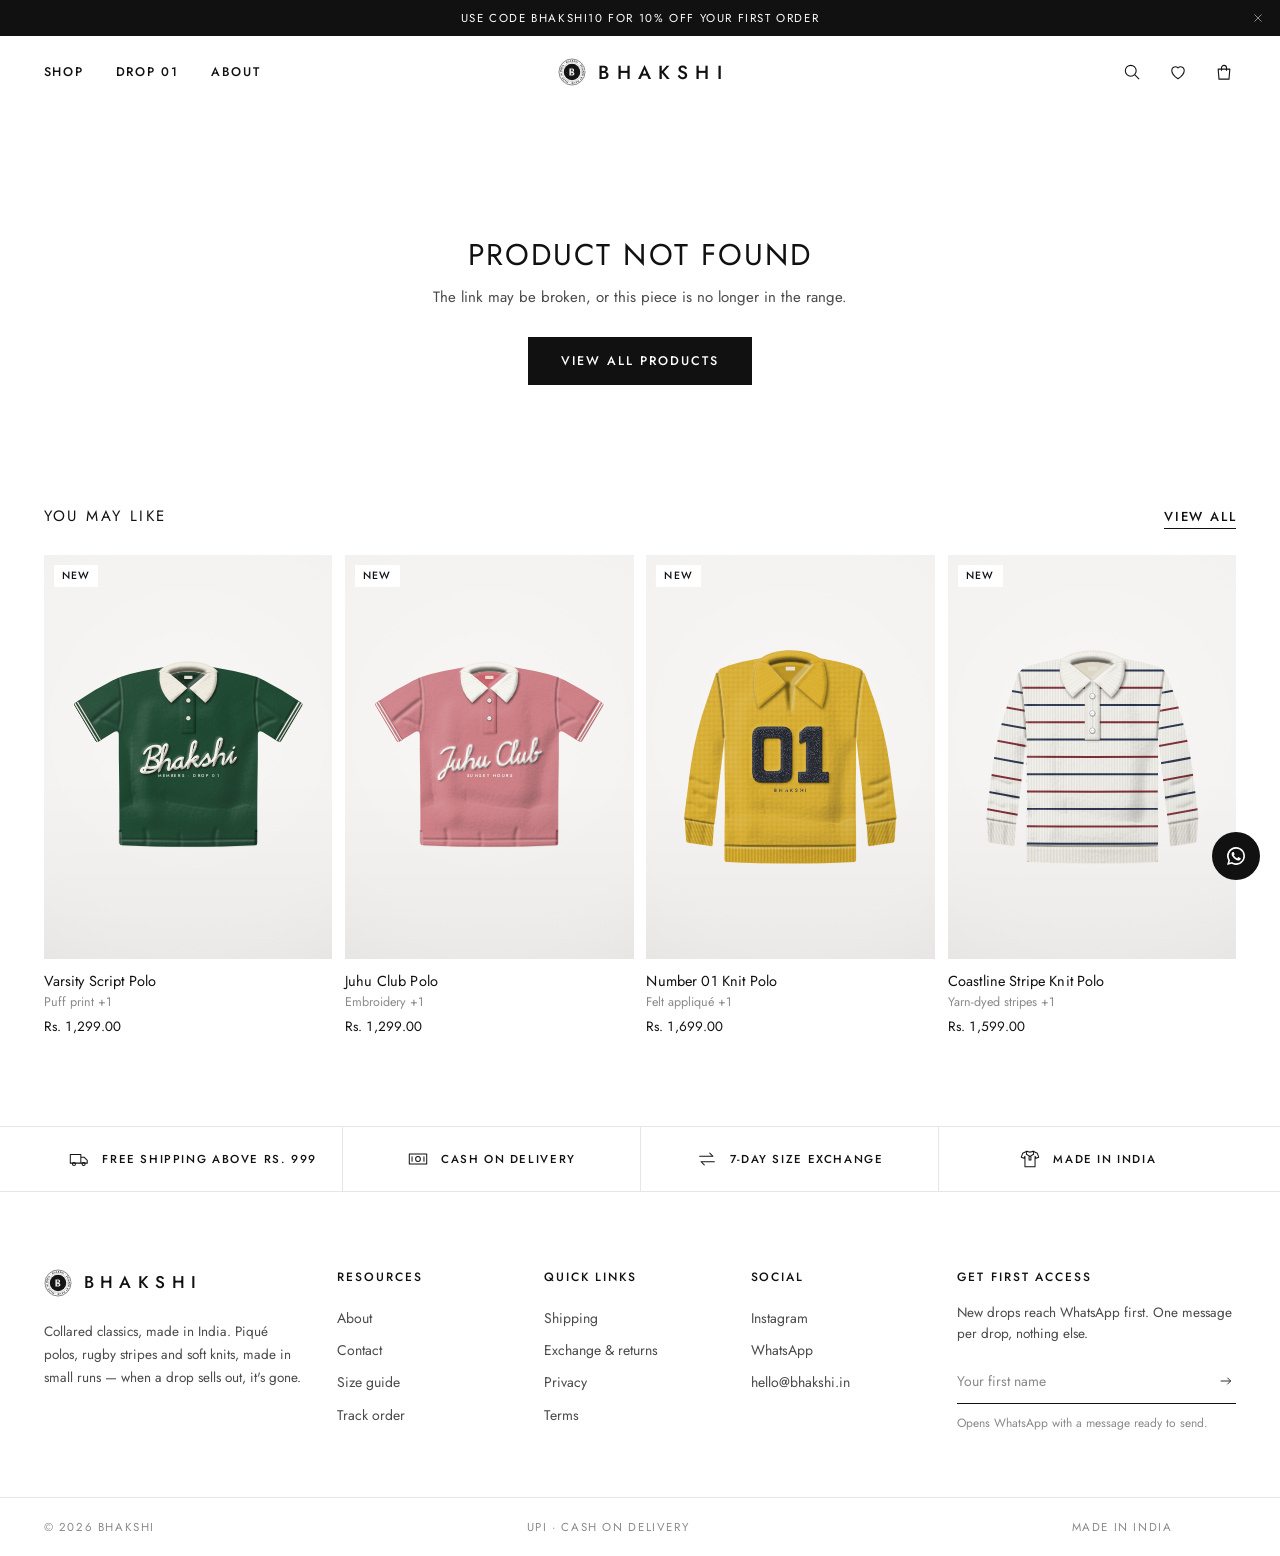
<file: product.html>
<!DOCTYPE html>
<html lang="en">
<head>
  <meta charset="UTF-8">
  <meta name="viewport" content="width=device-width, initial-scale=1.0">
  <title>Product | BHAKSHI</title>
  <meta name="description" content="Collared polos and rugby shirts from BHAKSHI: piqué, rugby stripes, contrast collars and knits, made in India in small runs. Cash on Delivery, free shipping above Rs. 999 and easy 7-day size exchange.">
  <meta name="theme-color" content="#ffffff">
  <link rel="preconnect" href="https://fonts.googleapis.com"><link rel="preconnect" href="https://fonts.gstatic.com" crossorigin>
  <link href="https://fonts.googleapis.com/css2?family=Jost:ital,wght@0,300..700;1,300..700&display=swap" rel="stylesheet">
  <link rel="stylesheet" href="css/style.css">
  <link rel="stylesheet" href="css/features.css">
  <link rel="stylesheet" href="css/shop.css">
  <link rel="icon" href="images/favicon.svg">
</head>
<body data-page="product">
  <main id="main" class="pdp-page">
    <div class="container" id="pdpRoot">
      <div class="pdp pdp-loading" aria-hidden="true">
        <div class="pdp-media"><div class="skeleton pdp-skel-media"></div></div>
        <div class="pdp-info"><div class="skeleton pdp-skel-line"></div><div class="skeleton pdp-skel-line w60"></div><div class="skeleton pdp-skel-line w40"></div></div>
      </div>
    </div>
    <div id="pdpDetails"></div>
    <div id="pdpStyle"></div>
    <div id="pdpFit"></div>
    <div id="pdpMore"></div>
    <div id="pdpLook"></div>
    <div id="pdpRecent"></div>
    <div class="buybar" id="buyBar" data-bottom-bar aria-hidden="true"></div>
  </main>

  <script src="js/products.js"></script>
  <script src="js/art.js"></script>
  <script src="js/app.js"></script>
  <script src="js/features.js"></script>
  <script src="js/product.js"></script>
</body>
</html>
</file>
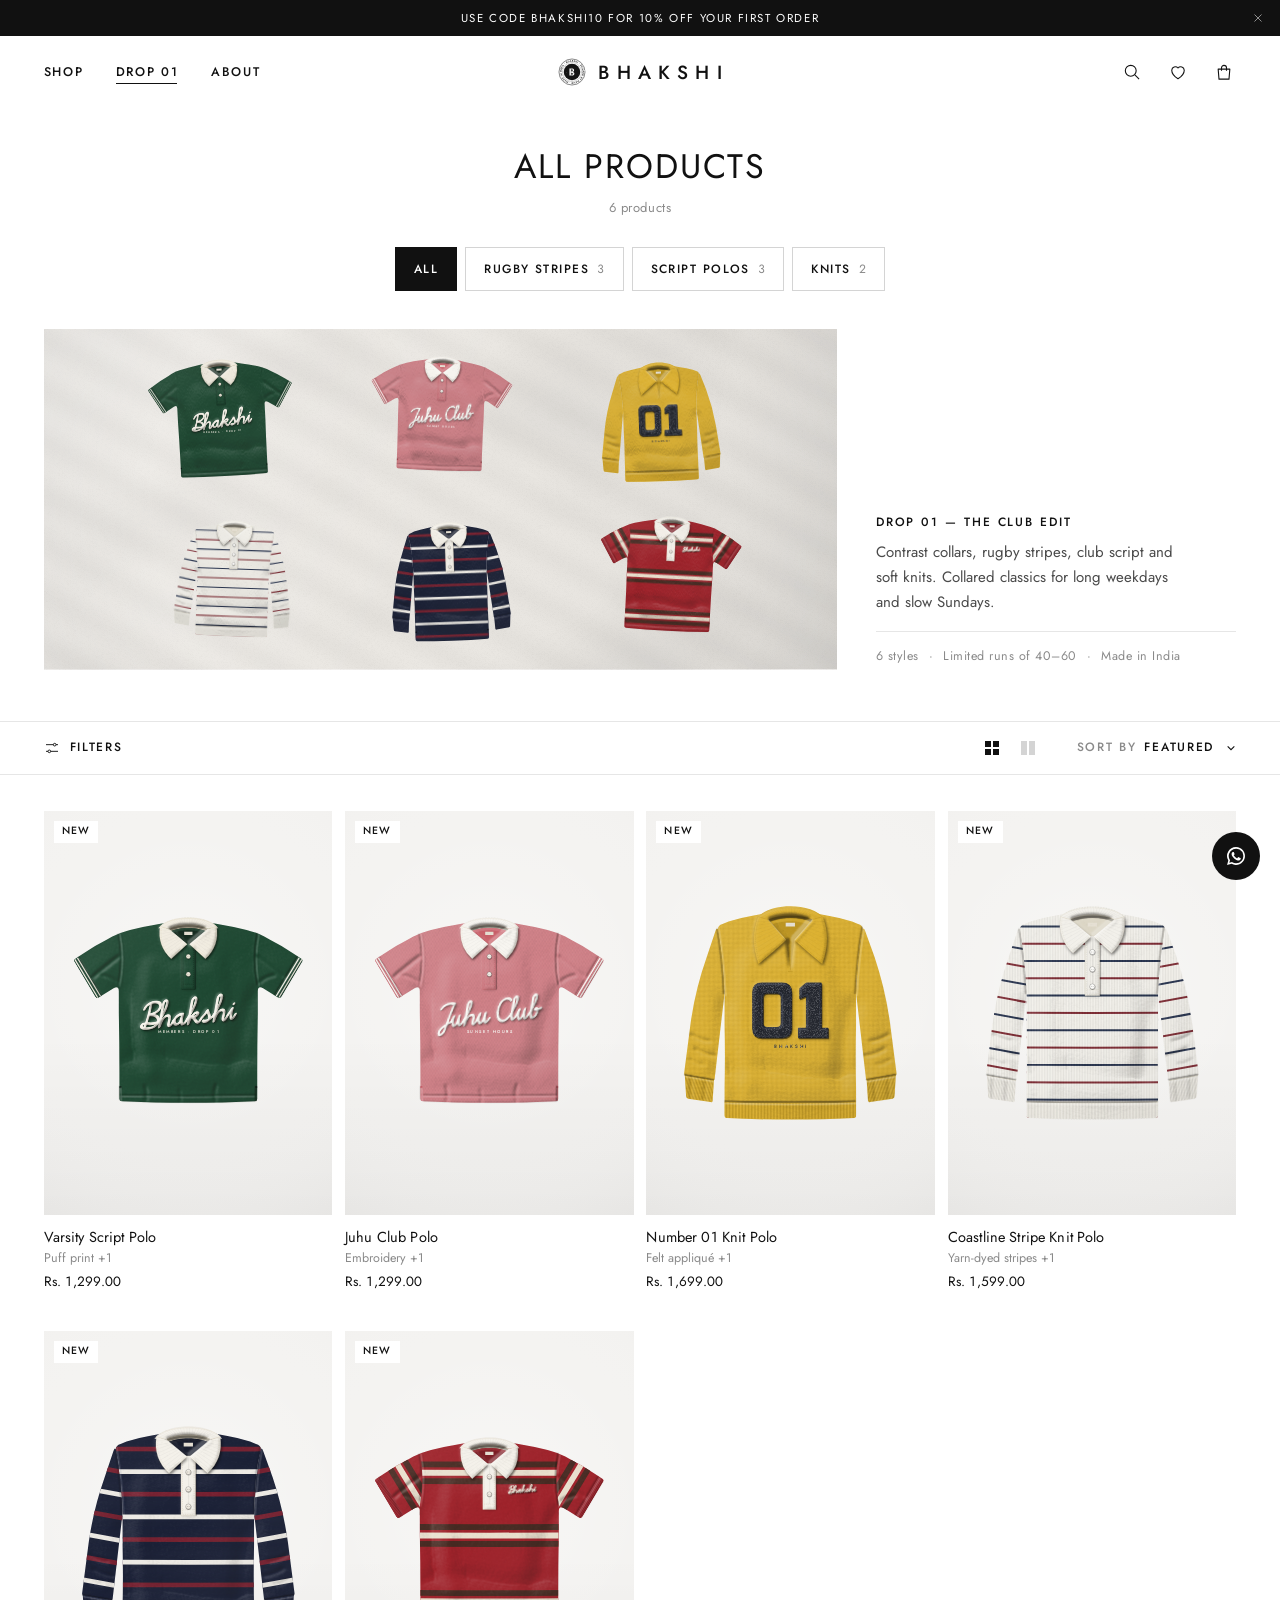
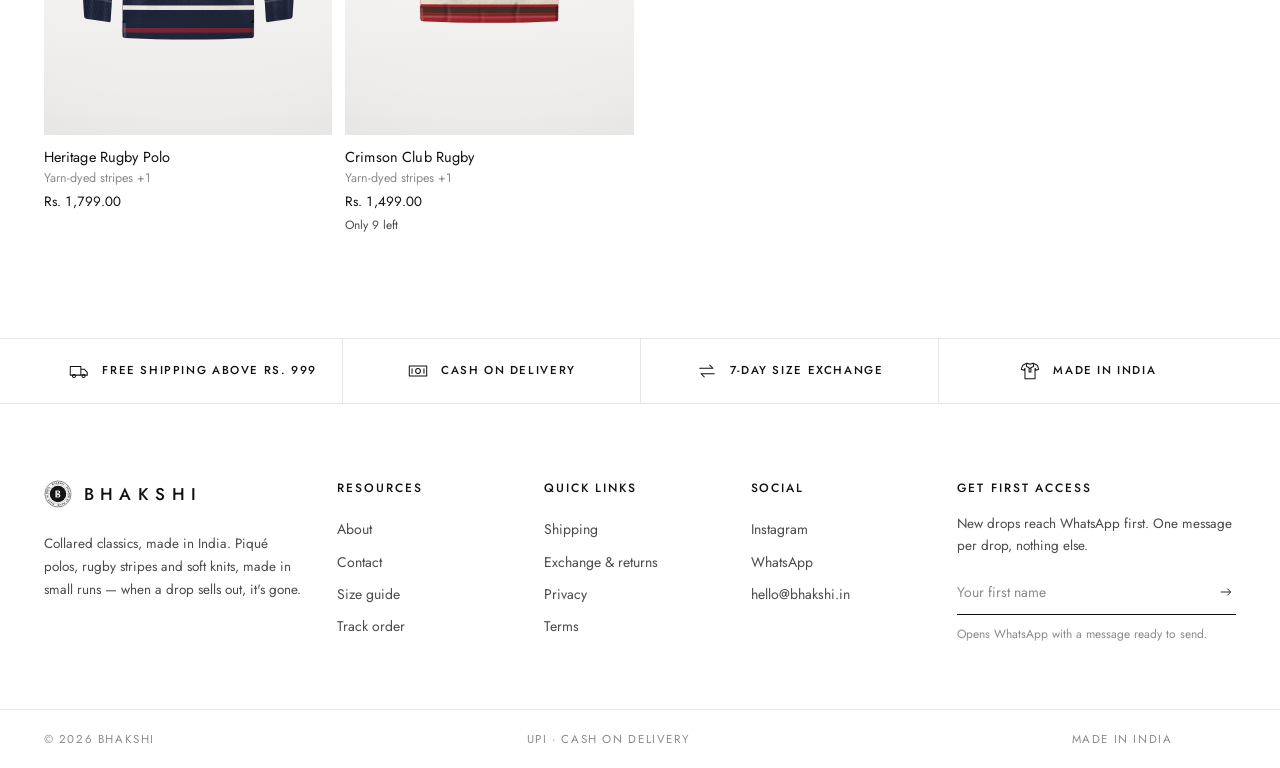
<file: shop.html>
<!DOCTYPE html>
<html lang="en">
<head>
  <meta charset="UTF-8">
  <meta name="viewport" content="width=device-width, initial-scale=1.0">
  <title>All products | BHAKSHI</title>
  <meta name="description" content="Shop BHAKSHI Drop 01, The Club Edit: collared polos, rugby stripes, script polos and knits, made in India in small runs. Cash on Delivery, free shipping above Rs. 999 and easy 7-day size exchange.">
  <meta name="theme-color" content="#ffffff">
  <link rel="preconnect" href="https://fonts.googleapis.com"><link rel="preconnect" href="https://fonts.gstatic.com" crossorigin>
  <link href="https://fonts.googleapis.com/css2?family=Jost:ital,wght@0,300..700;1,300..700&display=swap" rel="stylesheet">
  <link rel="stylesheet" href="css/style.css">
  <link rel="stylesheet" href="css/features.css">
  <link rel="stylesheet" href="css/shop.css">
  <link rel="icon" href="images/favicon.svg">
</head>
<body data-page="shop">
  <main id="main" class="shop-page">
    <div class="shop-cats" id="shopCats"></div>

    <header class="container shop-head">
      <p class="shop-kicker" id="shopKicker" hidden></p>
      <h1 class="shop-title" id="shopTitle">All products</h1>
      <p class="shop-intro" id="shopIntro" hidden></p>
      <p class="shop-count" id="shopCount" aria-live="polite"></p>
      <div class="shop-looks" id="shopLooks" hidden></div>
      <form class="shop-search" id="shopSearch" role="search" hidden>
        <label class="sr-only" for="shopQ">Search products</label>
        <input id="shopQ" name="q" type="search" autocomplete="off" placeholder="Search products" enterkeyhint="search">
        <button type="submit" aria-label="Search">
          <svg width="18" height="18" viewBox="0 0 24 24" fill="none" stroke="currentColor" stroke-width="1.5" aria-hidden="true"><circle cx="11" cy="11" r="6.5"/><path d="m16 16 4.5 4.5"/></svg>
        </button>
      </form>
    </header>

    <div class="container shop-banner" id="shopBanner" hidden></div>

    <div class="shop-toolbar" id="shopToolbar">
      <div class="container shop-toolbar-in">
        <button type="button" class="tb-filter" id="filterBtn" aria-haspopup="dialog" aria-controls="filterDrawer" aria-expanded="false">
          <svg width="16" height="16" viewBox="0 0 24 24" fill="none" stroke="currentColor" stroke-width="1.4" aria-hidden="true"><path d="M3 7h11M18 7h3M3 17h3M10 17h11"/><circle cx="16" cy="7" r="2"/><circle cx="8" cy="17" r="2"/></svg>
          <span>Filters</span><span class="tb-filter-n" id="filterN" hidden></span>
        </button>
        <p class="tb-count" id="tbCount"></p>
        <div class="tb-right">
          <div class="tb-views" id="shopViews" role="group" aria-label="Product layout"></div>
          <label class="tb-sort">
            <span class="tb-sort-l">Sort by</span>
            <select id="shopSort"></select>
            <svg class="tb-sort-ic" width="10" height="10" viewBox="0 0 12 12" fill="none" stroke="currentColor" stroke-width="1.3" aria-hidden="true"><path d="m2 4 4 4 4-4"/></svg>
          </label>
        </div>
      </div>
    </div>

    <div class="container shop-body">
      <div class="shop-pills" id="shopPills" aria-label="Active filters" hidden></div>
      <div class="shop-grid" id="shopGrid" data-view="grid"></div>
      <div class="shop-more" id="shopMore" hidden></div>
      <div id="shopExtra"></div>
    </div>

    <div class="fdrawer" id="filterDrawer" hidden>
      <div class="fdrawer-scrim" data-fclose></div>
      <section class="fdrawer-panel" role="dialog" aria-modal="true" aria-labelledby="fdrawerTitle" tabindex="-1">
        <header class="fdrawer-head">
          <h2 id="fdrawerTitle">Filters</h2>
          <button type="button" class="fdrawer-x" data-fclose aria-label="Close filters">
            <svg width="18" height="18" viewBox="0 0 24 24" fill="none" stroke="currentColor" stroke-width="1.4" aria-hidden="true"><path d="M5 5l14 14M19 5 5 19"/></svg>
          </button>
        </header>
        <div class="fdrawer-body" id="filterBody"></div>
        <footer class="fdrawer-foot">
          <button type="button" class="btn btn-outline" id="filterClear">Clear</button>
          <button type="button" class="btn" id="filterApply">View items</button>
        </footer>
      </section>
    </div>
  </main>

  <script src="js/products.js"></script>
  <script src="js/art.js"></script>
  <script src="js/app.js"></script>
  <script src="js/features.js"></script>
  <script src="js/shop.js"></script>
</body>
</html>
</file>
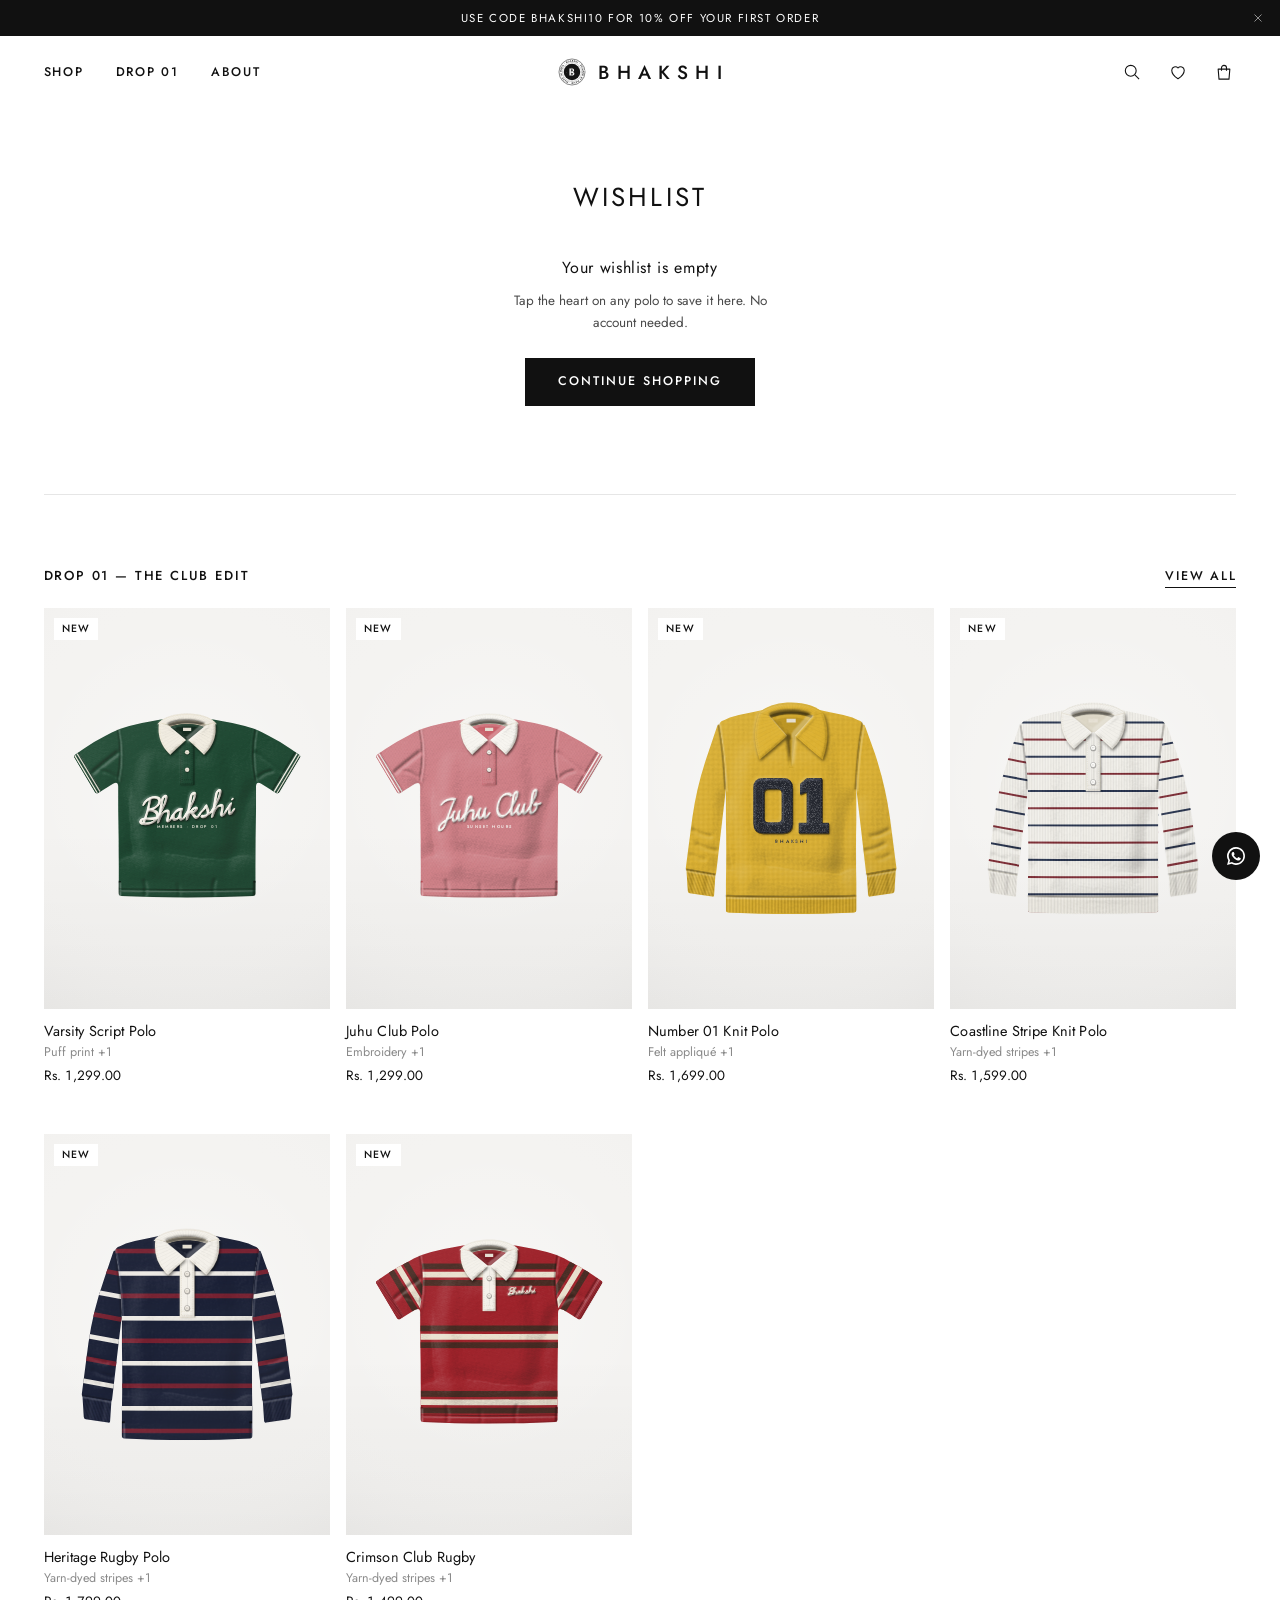
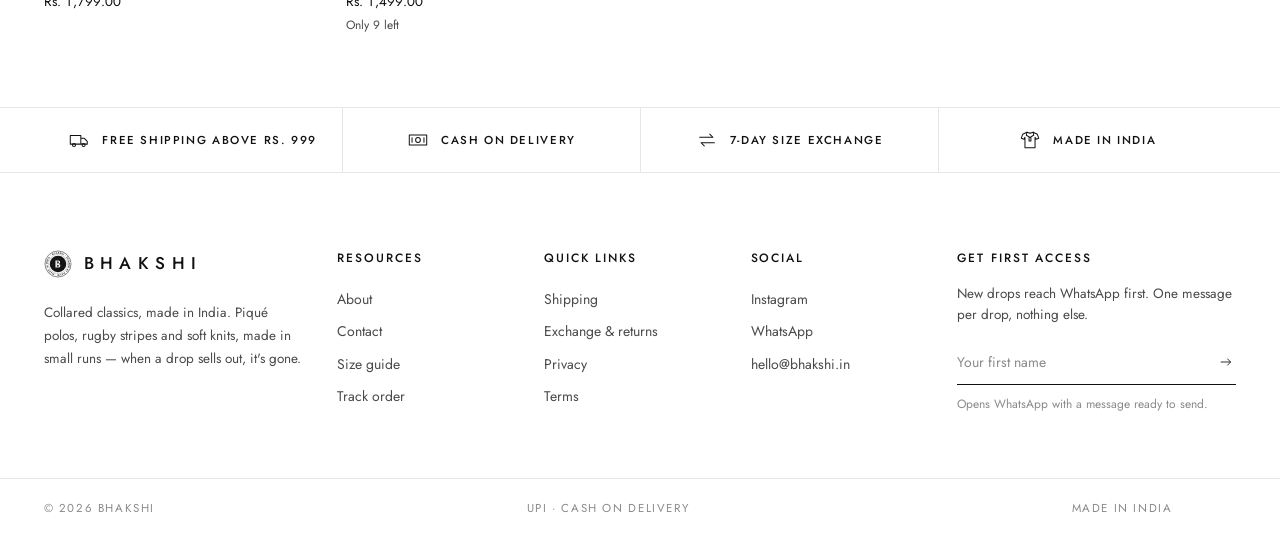
<file: wishlist.html>
<!DOCTYPE html>
<html lang="en">
<head>
  <meta charset="UTF-8">
  <meta name="viewport" content="width=device-width, initial-scale=1.0">
  <title>Wishlist | BHAKSHI</title>
  <meta name="description" content="The BHAKSHI pieces you've saved for later. Kept on this device, no account needed.">
  <meta name="theme-color" content="#ffffff">
  <meta name="robots" content="noindex">
  <link rel="preconnect" href="https://fonts.googleapis.com"><link rel="preconnect" href="https://fonts.gstatic.com" crossorigin>
  <link href="https://fonts.googleapis.com/css2?family=Jost:ital,wght@0,300..700;1,300..700&display=swap" rel="stylesheet">
  <link rel="stylesheet" href="css/style.css">
  <link rel="stylesheet" href="css/features.css">
  <link rel="icon" href="images/favicon.svg">
</head>
<body data-page="wishlist">
  <main id="main" class="wl">
    <section class="wl-head">
      <div class="container">
        <h1 class="wl-title" id="wl-title">Wishlist</h1>
        <p class="wl-count" id="wl-count" aria-live="polite" hidden></p>
        <div class="wl-actions" id="wl-actions" hidden>
          <a class="wl-share link-underline" id="wl-share" href="#" target="_blank" rel="noopener">Share list</a>
          <a class="wl-ask link-underline" id="wl-ask" href="#" target="_blank" rel="noopener" hidden>Ask us on WhatsApp</a>
        </div>
      </div>
    </section>

    <section class="wl-body" id="wl-full" hidden>
      <div class="container">
        <div class="grid-products wl-grid" id="wl-grid"></div>
      </div>
    </section>

    <section class="wl-empty" id="wl-empty" hidden>
      <div class="container">
        <div class="wl-empty-box">
          <p class="wl-empty-title">Your wishlist is empty</p>
          <p class="wl-empty-text">Tap the heart on any polo to save it here. No account needed.</p>
          <a class="btn" href="shop.html">Continue shopping</a>
        </div>
        <div class="wl-sec-head">
          <h2 class="wl-sec-title" id="wl-suggest-title">The drop</h2>
          <a class="link-underline wl-sec-link" href="shop.html">View all</a>
        </div>
        <div class="grid-products" id="wl-suggest"></div>
      </div>
    </section>

    <section class="wl-more" id="wl-more" hidden></section>
  </main>
  <script src="js/products.js"></script>
  <script src="js/art.js"></script>
  <script src="js/app.js"></script>
  <script src="js/features.js"></script>
</body>
</html>
</file>
<file: css/style.css>
/* =========================================================
   BHAKSHI v3 — design system & shell (owned by the Shell agent)
   "Minimal craft streetwear": white, black, Jost, square corners, 1px lines, image-led.
   tokens · base · type · layout · buttons · chips/badges · forms · grid/scroller · reveal ·
   product card · announcement · header · mega · mobile drawer · search · cart drawer ·
   modal · toast · footer · floating WhatsApp · compat no-ops · reduced motion · print
   ========================================================= */

/* ---------- Tokens ---------- */
:root {
  --bg: #ffffff; --surface: #f4f3f1; --surface-2: #ecebe8; --surface-3: #e2e1dd;
  --text: #111111; --text-2: #4a4a4a; --muted: #8a8a8a;
  --line: #e6e6e6; --line-2: #d4d4d4;
  --accent: #111111; --accent-ink: #ffffff;
  --sale: #b3261e; --success: #1f7a4c; --wa: #25d366;
  --hot: var(--sale); --danger: var(--sale); --white: #fff; --black: #000;

  --font: "Jost", "Helvetica Neue", Arial, sans-serif;
  --font-display: var(--font); --font-ui: var(--font); --font-mono: var(--font);

  --radius-s: 0; --radius: 0; --radius-l: 0; --radius-pill: 999px;
  --shadow: none; --shadow-l: none; --glow: none;
  --ease: cubic-bezier(.4, 0, .2, 1);
  --ease-out: cubic-bezier(.22, 1, .36, 1);
  --max: 1440px; --gutter: clamp(16px, 3.4vw, 48px);
  --header-h: 72px; --announce-h: 36px; --ticker-h: 36px;
  --section-y: clamp(56px, 7.5vw, 112px);
  --float-offset: 0px;
  --track: .14em;
  --fs-xs: 11px; --fs-s: 13px; --fs-m: 15px; --fs-l: 17px;
  color-scheme: light;
}
@media (max-width: 1023px) { :root { --header-h: 58px; } }

/* ---------- Reset / base ---------- */
*, *::before, *::after { box-sizing: border-box; }
* { margin: 0; padding: 0; }
html {
  -webkit-text-size-adjust: 100%; text-size-adjust: 100%; scroll-padding-top: calc(var(--header-h) + 16px);
  background: var(--bg);
}
@media (prefers-reduced-motion: no-preference) { html { scroll-behavior: smooth; } }
html.is-locked { overflow: hidden; }
html.is-locked body { padding-right: var(--sbw, 0px); }
body {
  font-family: var(--font); font-size: var(--fs-m); font-weight: 400; line-height: 1.6; color: var(--text); background: var(--bg);
  -webkit-font-smoothing: antialiased; -moz-osx-font-smoothing: grayscale;
  min-height: 100vh; display: flex; flex-direction: column; overflow-x: clip;
  animation: page-in .4s ease backwards;
}
body > main { flex: 1 0 auto; }
@keyframes page-in { from { opacity: 0; } }

img, svg, video, canvas { display: block; max-width: 100%; }
img { height: auto; }
a { color: inherit; text-decoration: none; }
button, input, select, textarea { font: inherit; color: inherit; letter-spacing: inherit; }
button { cursor: pointer; border: 0; background: none; text-align: inherit; border-radius: 0; }
button:disabled { cursor: not-allowed; }
ul[class], ol[class] { list-style: none; }
table { border-collapse: collapse; }
[hidden] { display: none !important; }
::selection { background: var(--text); color: var(--bg); }
:focus { outline: none; }
:focus-visible { outline: 1.5px solid var(--text); outline-offset: 3px; }
[tabindex="-1"]:focus, [tabindex="-1"]:focus-visible { outline: none; }
hr { border: 0; border-top: 1px solid var(--line); }

/* ---------- Typography ---------- */
h1, h2, h3, h4, h5, h6 { font-weight: 500; letter-spacing: .04em; line-height: 1.2; text-wrap: balance; color: inherit; }
h1 { font-size: clamp(28px, 3vw, 40px); }
h2 { font-size: clamp(22px, 2.2vw, 30px); }
h3 { font-size: 18px; }
h4 { font-size: 15px; }
.h1, .h2, .h3 { font-weight: 500; text-transform: uppercase; line-height: 1.2; text-wrap: balance; }
.h1 { font-size: clamp(28px, 3vw, 40px); letter-spacing: .06em; }
.h2 { font-size: clamp(20px, 2vw, 28px); letter-spacing: .07em; }
.h3 { font-size: clamp(15px, 1.2vw, 17px); letter-spacing: .1em; }
/* v2 display classes → quiet equivalents */
.display-xl { font-size: clamp(34px, 4.6vw, 56px); font-weight: 500; letter-spacing: .06em; line-height: 1.1; text-transform: uppercase; }
.display-l { font-size: clamp(30px, 3.8vw, 48px); font-weight: 500; letter-spacing: .06em; line-height: 1.12; text-transform: uppercase; }
.display-m { font-size: clamp(24px, 2.8vw, 36px); font-weight: 500; letter-spacing: .06em; line-height: 1.15; text-transform: uppercase; }
.display-s { font-size: clamp(18px, 1.8vw, 24px); font-weight: 500; letter-spacing: .07em; line-height: 1.2; text-transform: uppercase; }
h1 em, h2 em, h3 em, .h1 em, .h2 em, [class*="display-"] em { font-style: italic; font-weight: 400; }
.outline-text { color: inherit; }
p { text-wrap: pretty; }
.lead { font-size: var(--fs-l); color: var(--text-2); line-height: 1.7; max-width: 60ch; }
.muted { color: var(--muted); }
small, .small { font-size: var(--fs-s); }
.eyebrow {
  display: inline-block; font-size: 12px; font-weight: 500; line-height: 1.4; letter-spacing: .16em; text-transform: uppercase;
  color: var(--text-2); margin-bottom: 14px;
}
.mono { font-variant-numeric: tabular-nums; letter-spacing: .04em; }
kbd { display: inline-grid; place-items: center; min-width: 22px; height: 22px; padding: 0 6px; border: 1px solid var(--line-2); font-family: var(--font); font-size: 11px; color: var(--text-2); }
.text-center { text-align: center; }
.accent { color: var(--text); }
.hot, .sale { color: var(--sale); }
.tabular { font-variant-numeric: tabular-nums; }
.sr-only, .visually-hidden { position: absolute !important; width: 1px; height: 1px; padding: 0; margin: -1px; overflow: hidden; clip: rect(0 0 0 0); white-space: nowrap; border: 0; }
.skip-link { position: fixed; left: 12px; top: -60px; z-index: 1000; background: var(--text); color: var(--bg); padding: 10px 16px; font-size: 12px; letter-spacing: var(--track); text-transform: uppercase; transition: top .2s; }
.skip-link:focus { top: 12px; }

/* Links */
.link-underline, .link-arrow {
  display: inline-flex; align-items: center; gap: 8px; padding-bottom: 3px; border-bottom: 1px solid currentColor;
  font-size: 12.5px; font-weight: 500; letter-spacing: var(--track); text-transform: uppercase; line-height: 1.3; white-space: nowrap; color: inherit;
  transition: opacity .2s;
}
.link-underline:hover, .link-arrow:hover { opacity: .6; }
.link-underline svg, .link-arrow svg { width: 14px; height: 14px; }

/* ---------- Layout ---------- */
.container { width: 100%; max-width: var(--max); margin-inline: auto; padding-inline: var(--gutter); }
.container-narrow { width: 100%; max-width: calc(820px + var(--gutter) * 2); margin-inline: auto; padding-inline: var(--gutter); }
.section { padding-block: var(--section-y); position: relative; }
.section-sm { padding-block: calc(var(--section-y) * .55); }
.section-alt, .section-bone { background: var(--surface); }
.section-ink, .section-accent { background: var(--text); color: var(--bg); }
.section-ink .eyebrow, .section-accent .eyebrow, .section-ink .muted, .section-accent .muted { color: rgba(255,255,255,.7); }
.section-ink :focus-visible, .section-accent :focus-visible { outline-color: var(--bg); }
.section-head { display: flex; justify-content: space-between; align-items: flex-end; gap: 16px 40px; margin-bottom: clamp(24px, 3vw, 40px); flex-wrap: wrap; }
.section-head > :first-child { max-width: 760px; }
.section-head h2, .section-head .h2, .section-head .h1 { margin: 0; }
.section-head .eyebrow { margin-bottom: 10px; }
.section-head p:not(.eyebrow) { color: var(--text-2); margin-top: 10px; max-width: 56ch; }
.section-head.is-center, .section-head.text-center { flex-direction: column; align-items: center; text-align: center; }
.section-head.is-center > :first-child { margin-inline: auto; }
.section-head-actions { display: flex; align-items: center; gap: 18px; }
.rule { height: 1px; background: var(--line); border: 0; }

/* ---------- Buttons ---------- */
.btn {
  position: relative; display: inline-flex; align-items: center; justify-content: center; gap: 10px;
  min-height: 48px; padding: 0 32px; border: 1px solid var(--text); background: var(--text); color: var(--bg);
  font-family: var(--font); font-size: 12.5px; font-weight: 500; letter-spacing: .16em; text-transform: uppercase; line-height: 1.2;
  text-align: center; white-space: nowrap; cursor: pointer; user-select: none; -webkit-tap-highlight-color: transparent;
  transition: background-color .25s var(--ease), color .25s var(--ease), border-color .25s var(--ease), opacity .2s;
}
.btn:hover { background: #2e2e2e; border-color: #2e2e2e; }
.btn:focus-visible { outline-offset: 3px; }
.btn svg { width: 16px; height: 16px; flex: none; }
.btn-outline, .btn-ghost { background: transparent; color: var(--text); border-color: var(--text); }
.btn-outline:hover, .btn-ghost:hover { background: var(--text); color: var(--bg); border-color: var(--text); }
.btn-light { background: var(--bg); color: var(--text); border-color: var(--bg); }
.btn-light:hover { background: transparent; color: var(--bg); border-color: var(--bg); }
.btn-dark, .btn-accent { /* aliases of .btn */ }
.btn-wa { background: var(--text); color: var(--bg); border-color: var(--text); }
.btn-wa:hover { background: #2e2e2e; border-color: #2e2e2e; }
.btn-wa svg { width: 18px; height: 18px; }
.section-ink .btn:not(.btn-light):not(.btn-outline), .section-accent .btn:not(.btn-light):not(.btn-outline) { background: var(--bg); color: var(--text); border-color: var(--bg); }
.section-ink .btn-outline, .section-accent .btn-outline { color: var(--bg); border-color: var(--bg); }
.section-ink .btn-outline:hover, .section-accent .btn-outline:hover { background: var(--bg); color: var(--text); }
.btn-block { display: flex; width: 100%; }
.btn-sm { min-height: 40px; padding: 0 20px; font-size: 11.5px; letter-spacing: .14em; }
.btn-lg { min-height: 56px; padding: 0 40px; font-size: 13px; }
.btn:disabled, .btn[aria-disabled="true"], .btn.is-disabled { opacity: .35; pointer-events: none; }
.btn.is-loading { color: transparent !important; pointer-events: none; }
.btn.is-loading::after { content: ""; position: absolute; width: 16px; height: 16px; border: 1.5px solid var(--bg); border-right-color: transparent; border-radius: 50%; animation: spin .8s linear infinite; }
.btn-outline.is-loading::after { border-color: var(--text); border-right-color: transparent; }
@keyframes spin { to { transform: rotate(360deg); } }

.icon-btn {
  position: relative; display: inline-grid; place-items: center; width: 44px; height: 44px; color: inherit; flex: none;
  transition: opacity .2s;
}
.icon-btn:hover { opacity: .6; }
.icon-btn svg { width: 20px; height: 20px; }

/* ---------- Chips, badges, category links ---------- */
.chip {
  display: inline-flex; align-items: center; justify-content: center; gap: 8px; min-height: 38px; padding: 0 16px;
  border: 1px solid var(--line-2); background: transparent; color: var(--text);
  font-size: 12px; font-weight: 500; letter-spacing: .12em; text-transform: uppercase; white-space: nowrap; line-height: 1;
  transition: border-color .2s, background-color .2s, color .2s;
}
.chip:hover { border-color: var(--text); }
.chip.active, .chip.is-active, .chip[aria-pressed="true"], .chip[aria-checked="true"], .chip[aria-selected="true"] { background: var(--text); border-color: var(--text); color: var(--bg); }
.chip:disabled { opacity: .4; text-decoration: line-through; }

.badge {
  display: inline-flex; align-items: center; gap: 6px; height: 22px; padding: 0 8px; background: var(--bg); color: var(--text);
  font-size: 10.5px; font-weight: 500; letter-spacing: .12em; text-transform: uppercase; line-height: 1; white-space: nowrap;
}
.badge-dark, .badge-accent { background: var(--text); color: var(--bg); }
.badge-sale, .badge-hot, .badge.is-sale { color: var(--sale); }
.badge-ghost, .badge-outline { background: transparent; border: 1px solid var(--line-2); }
.badge.is-out { color: var(--text-2); }
.pill { border-radius: var(--radius-pill); }
.live-dot { display: inline-block; width: 6px; height: 6px; flex: none; border-radius: 50%; background: var(--success); vertical-align: middle; }
.live-dot.is-hot { background: var(--sale); }
.countdown { font-variant-numeric: tabular-nums; letter-spacing: .04em; white-space: nowrap; }
.drop-status { font-size: 12px; letter-spacing: var(--track); text-transform: uppercase; }

.cat-links { display: flex; flex-wrap: wrap; justify-content: center; gap: 4px 28px; }
.cat-link {
  position: relative; display: inline-flex; align-items: center; min-height: 44px; font-size: 12.5px; font-weight: 500; letter-spacing: var(--track); text-transform: uppercase;
  color: var(--muted); transition: color .2s;
}
.cat-link::after { content: ""; position: absolute; left: 0; right: .14em; bottom: 10px; height: 1px; background: currentColor; transform: scaleX(0); transform-origin: left; transition: transform .3s var(--ease); }
.cat-link:hover { color: var(--text); }
.cat-link.is-active, .cat-link[aria-current="page"] { color: var(--text); }
.cat-link.is-active::after, .cat-link[aria-current="page"]::after { transform: scaleX(1); }
@media (max-width: 640px) {
  .cat-links { flex-wrap: nowrap; justify-content: flex-start; overflow-x: auto; scrollbar-width: none; gap: 24px; padding-inline: var(--gutter); margin-inline: calc(var(--gutter) * -1); }
  .cat-links::-webkit-scrollbar { display: none; }
  .cat-links::after { content: ""; flex: 0 0 1px; }
  .cat-link { flex: none; }
}
@media (max-width: 640px) { .cat-links:has(> :nth-child(-n+3):last-child) { justify-content: center; } }

/* ---------- Forms ---------- */
.field { display: grid; gap: 8px; margin-bottom: 18px; }
.field > label, .field-label { font-size: 12px; font-weight: 500; letter-spacing: .12em; text-transform: uppercase; color: var(--text-2); }
.field input:not([type=checkbox]):not([type=radio]):not([type=range]), .field select, .field textarea, .input {
  width: 100%; min-height: 48px; padding: 12px 14px; border: 1px solid var(--line-2); border-radius: 0;
  background: var(--bg); color: var(--text); font-size: 15px; line-height: 1.4;
  transition: border-color .2s; appearance: none; -webkit-appearance: none;
}
.field textarea { min-height: 112px; resize: vertical; }
.field select {
  padding-right: 40px; cursor: pointer;
  background: var(--bg) url("data:image/svg+xml,%3Csvg xmlns='http://www.w3.org/2000/svg' width='12' height='8' viewBox='0 0 12 8'%3E%3Cpath d='m1 1.5 5 5 5-5' fill='none' stroke='%23111' stroke-width='1.2'/%3E%3C/svg%3E") right 14px center no-repeat;
}
.field input::placeholder, .field textarea::placeholder, .input::placeholder { color: var(--muted); }
.field input:hover, .field select:hover, .field textarea:hover { border-color: var(--muted); }
.field input:focus, .field select:focus, .field textarea:focus, .input:focus { outline: none; border-color: var(--text); }
.field-hint, .field small { font-size: 12.5px; color: var(--muted); }
.field.is-invalid input, .field.is-invalid select, .field.is-invalid textarea, .field [aria-invalid="true"] { border-color: var(--sale); }
.field-error, .field.is-invalid .field-msg { font-size: 12.5px; color: var(--sale); }
input[type=checkbox], input[type=radio] { accent-color: var(--text); }

.qty { display: inline-flex; align-items: center; height: 44px; border: 1px solid var(--line-2); background: transparent; }
.qty > button { width: 40px; height: 100%; display: grid; place-items: center; color: var(--text); transition: opacity .2s; }
.qty > button:hover:not(:disabled) { opacity: .55; }
.qty > button:disabled { opacity: .25; }
.qty > button svg { width: 14px; height: 14px; }
.qty > input, .qty > span, .qty > output { width: 32px; text-align: center; font-size: 14px; border: 0; background: transparent; color: var(--text); -moz-appearance: textfield; font-variant-numeric: tabular-nums; }
.qty > input::-webkit-inner-spin-button, .qty > input::-webkit-outer-spin-button { -webkit-appearance: none; margin: 0; }
.qty.qty-sm { height: 36px; }
.qty.qty-sm > button { width: 34px; }
.qty.qty-sm > output, .qty.qty-sm > span, .qty.qty-sm > input { width: 26px; font-size: 13px; }

/* ---------- Skeleton ---------- */
.skeleton {
  background: linear-gradient(100deg, var(--surface) 30%, var(--surface-2) 50%, var(--surface) 70%) 0 0 / 300% 100%;
  animation: shimmer 1.6s linear infinite; color: transparent !important;
}
@keyframes shimmer { from { background-position: 100% 0; } to { background-position: -50% 0; } }

/* ---------- Product grid & scroller ---------- */
.grid-products { display: grid; grid-template-columns: repeat(2, minmax(0, 1fr)); gap: 32px 10px; }
@media (min-width: 768px) { .grid-products { grid-template-columns: repeat(3, minmax(0, 1fr)); gap: 40px 14px; } }
@media (min-width: 1100px) { .grid-products { grid-template-columns: repeat(4, minmax(0, 1fr)); gap: 48px 16px; } }

.scroller {
  --cols: 1.7; --gap: 10px;
  display: grid; grid-auto-flow: column; grid-auto-columns: calc((100% - (var(--cols) - 1) * var(--gap)) / var(--cols));
  gap: var(--gap); overflow-x: auto; overscroll-behavior-x: contain; scroll-snap-type: x mandatory;
  scrollbar-width: none; -webkit-overflow-scrolling: touch;
}
.scroller::-webkit-scrollbar { display: none; }
.scroller > * { scroll-snap-align: start; min-width: 0; }
@media (min-width: 560px) { .scroller { --cols: 2.4; --gap: 14px; } }
@media (min-width: 900px) { .scroller { --cols: 3.2; } }
@media (min-width: 1200px) { .scroller { --cols: 4; --gap: 16px; } }
.scroller-nav { display: inline-flex; gap: 8px; }
.scroller-nav.is-static { visibility: hidden; }
.scroller-prev, .scroller-next {
  width: 40px; height: 40px; border: 1px solid var(--line-2); display: grid; place-items: center; background: transparent; color: var(--text);
  transition: border-color .2s, opacity .2s;
}
.scroller-prev:hover:not(:disabled), .scroller-next:hover:not(:disabled) { border-color: var(--text); }
.scroller-prev:disabled, .scroller-next:disabled { opacity: .3; }
.scroller-prev svg { transform: rotate(180deg); }
.scroller-prev:empty::before, .scroller-next:empty::before { content: "←"; font-size: 16px; }
.scroller-next:empty::before { content: "→"; }
@media (hover: none) { .scroller-nav { display: none; } }

/* ---------- Reveal (gentle fade-up) ---------- */
.js [data-reveal]:not([data-reveal="stagger"]):not(.is-in), .js .reveal:not(.in) { opacity: 0; }
.js [data-reveal="stagger"]:not(.is-in) > * { opacity: 0; }
.js [data-reveal].is-in:not([data-reveal="stagger"]), .js .reveal.in { animation: reveal-up .8s var(--ease-out) var(--reveal-delay, 0s) backwards; }
.js [data-reveal="fade"].is-in, .js [data-reveal="clip"].is-in, .js [data-reveal="scale"].is-in { animation-name: reveal-fade; }
.js [data-reveal="left"].is-in, .js [data-reveal="right"].is-in { animation-name: reveal-fade; }
.js [data-reveal="stagger"].is-in > * { animation: reveal-up .7s var(--ease-out) calc(var(--i, 0) * 60ms) backwards; }
@keyframes reveal-up { from { opacity: 0; translate: 0 14px; } to { opacity: 1; translate: 0 0; } }
@keyframes reveal-fade { from { opacity: 0; } to { opacity: 1; } }
@keyframes bump { 0% { transform: scale(1); } 40% { transform: scale(1.18); } 100% { transform: scale(1); } }
.is-bump { animation: bump .4s var(--ease); }

/* ---------- Product card ---------- */
.card { position: relative; display: grid; grid-template-columns: minmax(0, 1fr); grid-template-rows: auto 1fr; min-width: 0; }
.card > .card-media, .card > .card-wish, .card > .card-bar { grid-area: 1 / 1; }
.card > .card-body { grid-area: 2 / 1; }
.card-media { position: relative; display: block; aspect-ratio: 5 / 7; overflow: hidden; background: var(--surface); isolation: isolate; }
.card-img, .card-img-alt { position: absolute; inset: 0; display: block; }
.card-img > *, .card-img-alt > * { width: 100%; height: 100%; object-fit: cover; }
.card-img-alt { opacity: 0; transition: opacity .55s var(--ease); background: var(--surface); }
.img-fallback { width: 100%; height: 100%; background: var(--surface); }
.campaign-fallback { display: grid; }
.campaign-fallback > * { width: 100%; height: 100%; object-fit: cover; }
.card-badge { position: absolute; top: 10px; left: 10px; z-index: 2; pointer-events: none; }
.card-wish {
  position: relative; z-index: 4; align-self: start; justify-self: end; margin: 4px;
  width: 40px; height: 40px; display: grid; place-items: center; color: var(--text);
  transition: opacity .25s var(--ease);
}
.card-wish svg { width: 18px; height: 18px; transition: fill .2s; }
[data-wish][aria-pressed="true"] svg { fill: currentColor; }
[data-wish].is-pop svg { animation: heart-pop .45s var(--ease); }
@keyframes heart-pop { 0% { transform: scale(1); } 40% { transform: scale(1.22); } 100% { transform: scale(1); } }

.card-bar { position: relative; z-index: 3; align-self: end; overflow: hidden; pointer-events: none; }
.card-bar-inner {
  background: rgba(255,255,255,.97); padding: 10px 10px 10px; display: grid; gap: 8px;
  transform: translateY(101%); transition: transform .4s var(--ease-out);
}
.card-quick {
  display: flex; align-items: center; justify-content: center; gap: 6px; width: 100%; padding: 2px 0;
  font-size: 11.5px; font-weight: 500; letter-spacing: .16em; text-transform: uppercase; color: var(--text); text-align: center;
}
.card-quick-label { border-bottom: 1px solid transparent; transition: border-color .2s; }
.card-quick:hover .card-quick-label { border-bottom-color: currentColor; }
.card-quick-plus { display: none; font-style: normal; }
.card-sizes { display: flex; gap: 4px; }
.card-sizes button {
  flex: 1 1 0; min-width: 0; height: 34px; display: grid; place-items: center; border: 1px solid var(--line-2); background: var(--bg);
  font-size: 12px; font-weight: 500; letter-spacing: .04em; color: var(--text); transition: background-color .2s, color .2s, border-color .2s;
}
.card-sizes button:hover, .card-sizes button:focus-visible { background: var(--text); border-color: var(--text); color: var(--bg); outline-offset: 1px; }
.card-sizes button.is-added { background: var(--text); border-color: var(--text); color: var(--bg); }
.card-bar-note { font-size: 11.5px; font-weight: 500; letter-spacing: .14em; text-transform: uppercase; text-align: center; color: var(--text-2); padding: 4px 0; }
.card-bar-note .countdown { color: var(--text); margin-left: 4px; }

@media (hover: hover) and (pointer: fine) {
  .card-wish { opacity: 0; }
  .card:hover .card-wish, .card:focus-within .card-wish, .card-wish[aria-pressed="true"] { opacity: 1; }
  .card.has-back:hover .card-img-alt { opacity: 1; }
  .card:hover .card-bar, .card:focus-within .card-bar { pointer-events: auto; }
  .card:hover .card-bar-inner, .card:focus-within .card-bar-inner { transform: none; }
}
@media (hover: none), (pointer: coarse) {
  .card-wish { opacity: .85; width: 40px; height: 40px; }
  .card-bar { justify-self: end; overflow: visible; pointer-events: auto; }
  .card-bar-inner { transform: none; background: transparent; padding: 0; }
  .card-sizes, .card-quick-label { display: none; }
  .card-quick { width: 34px; height: 34px; margin: 6px; padding: 0; background: rgba(255,255,255,.92); }
  .card-quick-plus { display: grid; place-items: center; }
  .card-quick-plus svg { width: 14px; height: 14px; display: block; }
  .card-bar.is-locked { justify-self: stretch; }
  .card-bar.is-locked .card-bar-inner { background: rgba(255,255,255,.95); padding: 6px; }
  .card-bar-note { font-size: 10px; letter-spacing: .1em; padding: 0; }
}

.card-body { display: grid; gap: 2px; padding-top: 12px; align-content: start; }
.card-name { font-size: 14.5px; font-weight: 400; line-height: 1.4; letter-spacing: .01em; width: fit-content; max-width: 100%; transition: opacity .2s; }
.card-name:hover { opacity: .65; }
.card-tech { font-size: 12.5px; line-height: 1.45; color: var(--muted); }
.card-price { margin-top: 4px; font-size: 13.5px; line-height: 1.4; }
.price { font-variant-numeric: tabular-nums; }
.price-now { color: var(--text); white-space: nowrap; }
.price-mrp { color: var(--muted); margin-left: 6px; white-space: nowrap; }
.price-off { color: var(--sale); font-size: .9em; margin-left: 6px; }
.card-stock, .stock-note { font-size: 12px; color: var(--text-2); margin-top: 2px; }
.stock-note.is-out { color: var(--muted); }
.card-swatches { display: flex; align-items: center; gap: 6px; margin-top: 8px; }
.swatch { position: relative; display: grid; place-items: center; width: 22px; height: 22px; border-radius: 50%; }
.swatch > svg, .swatch > span { width: 14px; height: 14px; border-radius: 50%; }
.swatch-dot { display: block; box-shadow: inset 0 0 0 1px rgba(0,0,0,.12); }
.swatch::before { content: ""; position: absolute; inset: 0; border-radius: 50%; border: 1px solid transparent; transition: border-color .2s; }
.swatch:hover::before { border-color: var(--line-2); }
.swatch.is-current::before { border-color: var(--text); }
.swatch-more { font-size: 11.5px; color: var(--muted); }
.card.is-soldout .card-img, .card.is-soldout .card-img-alt { opacity: .6; }
.card.is-soldout .card-price { color: var(--muted); }
@media (max-width: 480px) {
  .card-name { font-size: 13.5px; }
  .card-tech { font-size: 12px; }
  .card-price { font-size: 13px; }
  .card-badge { top: 8px; left: 8px; height: 20px; font-size: 9.5px; padding: 0 6px; }
}

/* Compact product row (cart upsell, lists) */
.mini-card { display: grid; grid-template-columns: 64px minmax(0, 1fr); gap: 14px; align-items: start; }
.mini-thumb { display: block; aspect-ratio: 5 / 7; overflow: hidden; background: var(--surface); }
.mini-thumb > * { width: 100%; height: 100%; object-fit: cover; }
.mini-info { min-width: 0; display: grid; gap: 1px; }
.mini-name { font-size: 14px; line-height: 1.4; overflow: hidden; text-overflow: ellipsis; white-space: nowrap; }
.mini-name:hover { opacity: .65; }
.mini-meta { font-size: 12px; color: var(--muted); }
.mini-price { font-size: 13px; }
.mini-sizes { display: flex; flex-wrap: wrap; gap: 4px; margin-top: 8px; }
.mini-sizes button { display: inline-grid; place-items: center; min-width: 36px; height: 30px; padding: 0 6px; border: 1px solid var(--line-2); font-size: 11.5px; font-weight: 500; transition: background-color .2s, color .2s, border-color .2s; }
.mini-sizes button:hover, .mini-sizes button.is-added { background: var(--text); border-color: var(--text); color: var(--bg); }

/* ---------- Announcement bar ---------- */
.announce { position: relative; z-index: 61; display: flex; align-items: center; height: var(--announce-h); background: var(--text); color: var(--bg); overflow: hidden; transition: height .35s var(--ease); }
.announce-track { position: relative; flex: 1; height: 100%; }
.announce-item {
  position: absolute; inset: 0; display: flex; align-items: center; justify-content: center; padding: 0 52px; text-align: center;
  font-size: 11.5px; font-weight: 400; letter-spacing: .14em; text-transform: uppercase; line-height: 1.3;
  opacity: 0; transition: opacity .7s var(--ease); pointer-events: none;
}
.announce-item.is-active { opacity: 1; pointer-events: auto; }
.announce-item .countdown { margin-left: .4em; }
.announce-close { position: absolute; right: 4px; top: 50%; translate: 0 -50%; z-index: 2; width: 36px; height: 36px; display: grid; place-items: center; color: var(--bg); opacity: .7; transition: opacity .2s; }
.announce-close:hover { opacity: 1; }
.announce-close svg { width: 14px; height: 14px; }
.announce :focus-visible { outline-color: var(--bg); outline-offset: -3px; }
.announce.is-closing { height: 0; }
@media (max-width: 640px) { .announce-item { font-size: 10.5px; letter-spacing: .1em; padding: 0 44px; } }

/* ---------- Header ---------- */
.site-header {
  position: sticky; top: 0; z-index: 60; background: var(--bg);
  border-bottom: 1px solid transparent; transition: border-color .3s var(--ease);
}
.site-header.is-scrolled, .site-header.mega-open { border-bottom-color: var(--line); }
.header-inner {
  display: grid; grid-template-columns: minmax(0, 1fr) auto minmax(0, 1fr); align-items: center; gap: 16px;
  height: var(--header-h); width: 100%; max-width: var(--max); margin-inline: auto; padding-inline: var(--gutter);
}
.header-left { display: flex; align-items: center; min-width: 0; }
.header-right { display: flex; align-items: center; justify-content: flex-end; gap: 2px; margin-right: -10px; }
.nav-main ul { list-style: none; }
.nav-main > ul { display: flex; align-items: center; gap: 32px; }
.nav-link {
  position: relative; display: inline-flex; align-items: center; height: 44px;
  font-size: 12.5px; font-weight: 500; letter-spacing: var(--track); text-transform: uppercase; white-space: nowrap; color: var(--text);
}
.nav-link::after {
  content: ""; position: absolute; left: 0; right: .14em; bottom: 10px; height: 1px; background: currentColor;
  transform: scaleX(0); transform-origin: left; transition: transform .35s var(--ease);
}
.nav-link:hover::after, .has-mega.is-open > .nav-link::after, .nav-link[aria-current="page"]::after { transform: scaleX(1); }
.brand { display: inline-flex; align-items: center; justify-content: center; gap: 12px; min-height: 44px; color: var(--text); }
.brand-stamp { width: 28px; height: 28px; flex: none; object-fit: contain; }
.wordmark {
  display: inline-block; font-size: 19px; font-weight: 500; letter-spacing: .38em; margin-right: -.38em; line-height: 1;
  text-transform: uppercase; white-space: nowrap;
}
.count {
  position: absolute; top: 5px; right: 3px; min-width: 16px; height: 16px; padding: 0 4px; border-radius: 8px;
  background: var(--text); color: var(--bg); font-size: 9.5px; font-weight: 500; line-height: 16px; text-align: center; letter-spacing: 0;
  transition: transform .25s var(--ease), opacity .25s;
}
.count[data-count="0"] { transform: scale(0); opacity: 0; }
.menu-toggle { display: none; margin-left: -10px; }
.hide-desktop { display: none !important; }
@media (max-width: 1023px) {
  .nav-main, .wish-link, .hide-mobile { display: none !important; }
  .menu-toggle { display: inline-grid; }
  .hide-desktop { display: inline-grid !important; }
  .header-inner { gap: 8px; }
  .wordmark { font-size: 16px; letter-spacing: .32em; margin-right: -.32em; }
  .brand { gap: 8px; }
  .brand-stamp { width: 22px; height: 22px; }
}
@media (max-width: 359px) { .wordmark { font-size: 14px; letter-spacing: .26em; margin-right: -.26em; } .brand-stamp { display: none; } }

/* Shop mega panel */
.mega {
  position: absolute; left: 0; right: 0; top: 100%; z-index: 59; background: var(--bg); border-top: 1px solid var(--line); border-bottom: 1px solid var(--line);
  opacity: 0; visibility: hidden; transform: translateY(-4px);
  transition: opacity .25s var(--ease), transform .3s var(--ease), visibility 0s linear .3s;
}
.site-header.mega-open .mega { opacity: 1; visibility: visible; transform: none; transition-delay: 0s; }
.mega-inner { display: flex; justify-content: space-between; gap: 48px; padding-block: 36px 44px; }
.mega-cols { display: flex; gap: clamp(40px, 5vw, 80px); }
.mega-col { min-width: 140px; }
.mega-head { font-size: 11.5px; font-weight: 500; letter-spacing: .16em; text-transform: uppercase; color: var(--muted); margin-bottom: 16px; }
.mega-col ul { list-style: none; display: grid; gap: 4px; }
.mega-col a, .mega-col button { display: inline-flex; align-items: baseline; gap: 8px; padding: 4px 0; font-size: 14.5px; color: var(--text); border-bottom: 1px solid transparent; transition: border-color .2s; line-height: 1.4; }
.mega-col a:hover, .mega-col button:hover { border-bottom-color: currentColor; }
.mega-count { font-size: 11px; color: var(--muted); }
.mega-tiles { display: grid; grid-template-columns: repeat(2, minmax(0, 210px)); gap: 16px; }
.mega-tile { display: grid; gap: 4px; align-content: start; }
.mega-tile-media { display: block; aspect-ratio: 4 / 5; overflow: hidden; background: var(--surface); margin-bottom: 8px; }
.mega-tile-media > * { width: 100%; height: 100%; object-fit: cover; transition: opacity .3s; }
.mega-tile:hover .mega-tile-media > * { opacity: .88; }
.mega-tile-name { font-size: 13.5px; line-height: 1.35; }
.mega-tile-sub { font-size: 12.5px; color: var(--muted); }
.mega-scrim { position: fixed; inset: 0; z-index: 55; background: rgba(17,17,17,.14); opacity: 0; visibility: hidden; transition: opacity .3s var(--ease), visibility 0s linear .3s; }
body.mega-open .mega-scrim { opacity: 1; visibility: visible; transition-delay: 0s; }
@media (max-width: 1199px) { .mega-tiles { grid-template-columns: minmax(0, 200px); } .mega-tile + .mega-tile { display: none; } }
@media (max-width: 1023px) { .mega, .mega-scrim { display: none; } }

/* ---------- Scrim & drawers ---------- */
.scrim {
  position: fixed; inset: 0; z-index: 90; background: rgba(17,17,17,.32);
  opacity: 0; visibility: hidden; transition: opacity .4s var(--ease), visibility 0s linear .4s;
}
body.cart-open .scrim, body.menu-open .scrim { opacity: 1; visibility: visible; transition-delay: 0s; }
.drawer {
  position: fixed; top: 0; right: 0; bottom: 0; z-index: 100; width: min(440px, 100vw); display: flex; flex-direction: column;
  background: var(--bg); transform: translateX(100%); visibility: hidden;
  transition: transform .45s var(--ease), visibility 0s linear .45s;
}
body.cart-open .cart-drawer { transform: none; visibility: visible; transition-delay: 0s; }
.drawer-head { display: flex; align-items: center; justify-content: space-between; gap: 12px; padding: 0 12px 0 24px; min-height: 64px; border-bottom: 1px solid var(--line); flex: none; }
.drawer-title { font-size: 13px; font-weight: 500; letter-spacing: var(--track); text-transform: uppercase; line-height: 1.3; }
.drawer-count { color: var(--muted); font-weight: 400; letter-spacing: .04em; }
.drawer-body { flex: 1; overflow-y: auto; overscroll-behavior: contain; padding: 0 24px; scrollbar-width: thin; }
.drawer-foot { flex: none; padding: 18px 24px calc(18px + env(safe-area-inset-bottom)); border-top: 1px solid var(--line); background: var(--bg); }
.drawer-foot:empty { display: none; }
@media (max-width: 480px) {
  .drawer-head { padding-left: 20px; }
  .drawer-body { padding: 0 20px; }
  .drawer-foot { padding-inline: 20px; }
}

/* Cart: free-shipping line */
.cart-ship { flex: none; padding: 14px 24px 16px; border-bottom: 1px solid var(--line); }
.ship-msg { font-size: 13px; color: var(--text-2); margin-bottom: 10px; line-height: 1.4; }
.ship-msg b { color: var(--text); font-weight: 500; }
.ship-bar { position: relative; height: 2px; background: var(--line); overflow: hidden; }
.ship-bar span { display: block; height: 100%; width: 0; background: var(--text); transition: width .7s var(--ease); }
.cart-ship.is-unlocked .ship-msg { color: var(--text); }
@media (max-width: 480px) { .cart-ship { padding-inline: 20px; } }

/* Cart: lines */
.cart-lines { display: grid; }
.cart-line {
  display: grid; grid-template-columns: 80px minmax(0, 1fr) auto; gap: 16px; padding: 20px 0; border-bottom: 1px solid var(--line);
  transition: opacity .22s, height .22s var(--ease), padding .22s var(--ease);
}
.cart-line.is-removing { opacity: 0; height: 0 !important; padding-block: 0; overflow: hidden; }
.cart-line.is-blocked .cart-thumb { opacity: .5; }
.cart-thumb { display: block; aspect-ratio: 5 / 7; overflow: hidden; background: var(--surface); }
.cart-thumb > * { width: 100%; height: 100%; object-fit: cover; }
.cart-info { min-width: 0; display: grid; gap: 2px; align-content: start; }
.cart-name { font-size: 14px; line-height: 1.4; width: fit-content; }
.cart-name:hover { opacity: .65; }
.cart-variant { font-size: 12.5px; color: var(--muted); }
.cart-warn { font-size: 12px; color: var(--sale); margin-top: 2px; }
.cart-row { display: flex; align-items: center; gap: 16px; margin-top: 12px; flex-wrap: wrap; }
.cart-remove { font-size: 12px; color: var(--text-2); padding: 8px 0; text-decoration: underline; text-underline-offset: 3px; text-decoration-color: var(--line-2); transition: color .2s, text-decoration-color .2s; }
.cart-remove:hover { color: var(--text); text-decoration-color: currentColor; }
.cart-price { text-align: right; font-size: 13.5px; display: grid; gap: 2px; align-content: start; white-space: nowrap; font-variant-numeric: tabular-nums; }
.cart-price s { font-size: 12px; color: var(--muted); }
@media (max-width: 380px) { .cart-line { grid-template-columns: 72px minmax(0, 1fr) auto; gap: 12px; } }

/* Cart: gift + note */
.cart-extras { padding: 20px 0; border-bottom: 1px solid var(--line); display: grid; justify-items: start; gap: 4px; }
.cart-gift { position: relative; display: inline-flex; align-items: center; gap: 12px; min-height: 36px; font-size: 13.5px; cursor: pointer; user-select: none; }
.cart-gift-input { position: absolute; opacity: 0; width: 18px; height: 18px; margin: 0; cursor: pointer; }
.cart-gift-box { width: 18px; height: 18px; flex: none; display: grid; place-items: center; border: 1px solid var(--text); background: var(--bg); color: var(--bg); transition: background-color .2s; }
.cart-gift-box svg { width: 12px; height: 12px; opacity: 0; }
.cart-gift-input:checked + .cart-gift-box { background: var(--text); }
.cart-gift-input:checked + .cart-gift-box svg { opacity: 1; }
.cart-gift-input:focus-visible + .cart-gift-box { outline: 1.5px solid var(--text); outline-offset: 2px; }
.cart-note-toggle { font-size: 12.5px; color: var(--text-2); padding: 6px 0; text-decoration: underline; text-underline-offset: 3px; text-decoration-color: var(--line-2); }
.cart-note-toggle:hover { color: var(--text); text-decoration-color: currentColor; }
.cart-note-wrap { display: grid; gap: 6px; width: 100%; margin-top: 10px; }
.cart-note-label { font-size: 11.5px; font-weight: 500; letter-spacing: .12em; text-transform: uppercase; color: var(--text-2); }
.cart-note-input { width: 100%; min-height: 84px; padding: 10px 12px; border: 1px solid var(--line-2); border-radius: 0; background: var(--bg); font-size: 14px; line-height: 1.5; resize: vertical; transition: border-color .2s; }
.cart-note-input:focus { outline: none; border-color: var(--text); }
.cart-note-input::placeholder { color: var(--muted); }
.cart-note-hint { font-size: 11.5px; color: var(--muted); }

/* Cart: upsell */
.cart-upsell { padding: 24px 0; }
.cart-upsell:empty { display: none; }
.cart-upsell-head { font-size: 11.5px; font-weight: 500; letter-spacing: .16em; text-transform: uppercase; color: var(--text-2); margin-bottom: 16px; }
.upsell-list { display: grid; gap: 18px; }

/* Cart: footer */
.cart-total { display: flex; justify-content: space-between; align-items: baseline; gap: 12px; font-size: 12.5px; font-weight: 500; letter-spacing: var(--track); text-transform: uppercase; }
.cart-total-price { font-size: 15px; letter-spacing: .02em; text-transform: none; font-variant-numeric: tabular-nums; }
.cart-small { font-size: 12.5px; color: var(--muted); margin: 6px 0 16px; line-height: 1.5; }
.cart-block-msg { font-size: 12.5px; color: var(--sale); margin: -6px 0 12px; }
.cart-help { display: block; text-align: center; margin-top: 12px; font-size: 12.5px; color: var(--text-2); }
.cart-help:hover { color: var(--text); text-decoration: underline; text-underline-offset: 3px; }

/* Cart: empty */
.cart-empty { padding: 40px 0 28px; text-align: center; }
.cart-empty-title { font-size: 14px; font-weight: 500; letter-spacing: var(--track); text-transform: uppercase; margin-bottom: 24px; }
.cart-empty-label { font-size: 11.5px; font-weight: 500; letter-spacing: .16em; text-transform: uppercase; color: var(--text-2); text-align: left; margin: 40px 0 14px; }
.cart-tiles { display: grid; grid-template-columns: repeat(2, minmax(0, 1fr)); gap: 20px 10px; text-align: left; }
.cart-tile { display: grid; gap: 2px; align-content: start; }
.cart-tile-media { display: block; aspect-ratio: 5 / 7; overflow: hidden; background: var(--surface); margin-bottom: 8px; }
.cart-tile-media > * { width: 100%; height: 100%; object-fit: cover; transition: opacity .3s; }
.cart-tile:hover .cart-tile-media > * { opacity: .85; }
.cart-tile-name { font-size: 13.5px; line-height: 1.35; }
.cart-tile-price { font-size: 12.5px; color: var(--text-2); }

/* ---------- Mobile menu (left drawer) ---------- */
.mobile-menu {
  position: fixed; top: 0; left: 0; bottom: 0; z-index: 100; width: min(88vw, 380px); display: flex; flex-direction: column;
  background: var(--bg); overflow-y: auto; overscroll-behavior: contain;
  transform: translateX(-100%); visibility: hidden; transition: transform .45s var(--ease), visibility 0s linear .45s;
}
body.menu-open .mobile-menu { transform: none; visibility: visible; transition-delay: 0s; }
.mm-head { position: sticky; top: 0; z-index: 2; display: flex; align-items: center; justify-content: space-between; gap: 12px; min-height: var(--header-h); padding: 0 8px 0 20px; border-bottom: 1px solid var(--line); background: var(--bg); }
.mm-head .wordmark { font-size: 15px; letter-spacing: .32em; }
.mm-nav { display: grid; padding: 4px 20px 0; }
.mm-link {
  display: flex; align-items: center; justify-content: space-between; gap: 12px; width: 100%; min-height: 56px; border-bottom: 1px solid var(--line);
  font-size: 13px; font-weight: 500; letter-spacing: var(--track); text-transform: uppercase; color: var(--text); text-align: left;
}
.mm-link:not(.mm-acc) { justify-content: flex-start; }
.mm-sub { font-size: 12.5px; font-weight: 400; letter-spacing: .02em; text-transform: none; color: var(--muted); margin-left: auto; }
.mm-acc-icon { position: relative; width: 12px; height: 12px; flex: none; }
.mm-acc-icon::before, .mm-acc-icon::after { content: ""; position: absolute; left: 0; right: 0; top: 50%; height: 1px; margin-top: -.5px; background: currentColor; transition: transform .3s var(--ease); }
.mm-acc-icon::after { transform: rotate(90deg); }
.mm-acc[aria-expanded="true"] .mm-acc-icon::after { transform: rotate(0deg); }
.mm-panel { display: grid; grid-template-rows: 0fr; transition: grid-template-rows .35s var(--ease); }
.mm-panel.is-open { grid-template-rows: 1fr; border-bottom: 1px solid var(--line); }
.mm-panel-inner { overflow: hidden; display: grid; }
.mm-panel.is-open .mm-panel-inner { padding-block: 8px 14px; }
.mm-panel-inner a { display: flex; align-items: center; min-height: 40px; padding-left: 14px; font-size: 14.5px; color: var(--text-2); }
.mm-panel-inner a:hover { color: var(--text); }
.mm-foot { margin-top: auto; padding: 28px 20px calc(24px + env(safe-area-inset-bottom)); display: grid; justify-items: start; gap: 0; }
.mm-foot a, .mm-foot button { display: inline-flex; align-items: center; min-height: 36px; font-size: 13.5px; color: var(--text-2); }
.mm-foot a:hover, .mm-foot button:hover { color: var(--text); }
.mm-note { margin-top: 16px; font-size: 11px; letter-spacing: .12em; text-transform: uppercase; color: var(--muted); line-height: 1.7; }

/* ---------- Search overlay (panel from top) ---------- */
.search-overlay {
  position: fixed; inset: 0; z-index: 120; background: rgba(17,17,17,.32);
  opacity: 0; visibility: hidden; transition: opacity .3s var(--ease), visibility 0s linear .35s;
}
body.search-open .search-overlay { opacity: 1; visibility: visible; transition-delay: 0s; }
.search-panel {
  background: var(--bg); max-height: 100%; max-height: 100dvh; overflow-y: auto; overscroll-behavior: contain;
  transform: translateY(-24px); transition: transform .4s var(--ease-out);
}
body.search-open .search-panel { transform: none; }
.search-head { display: flex; align-items: center; gap: 16px; padding-block: 22px 8px; }
.search-form { position: relative; flex: 1; min-width: 0; display: flex; align-items: center; gap: 12px; border-bottom: 1px solid var(--text); padding-bottom: 8px; }
.search-form > svg { flex: none; width: 20px; height: 20px; }
.search-form input {
  flex: 1; min-width: 0; height: 44px; background: transparent; border: 0; outline: none; color: var(--text); padding: 0;
  font-size: clamp(17px, 1.6vw, 22px); font-weight: 400; letter-spacing: .02em;
}
.search-form input::placeholder { color: var(--muted); opacity: 1; }
.search-form input::-webkit-search-cancel-button { -webkit-appearance: none; }
.search-clear { flex: none; font-size: 11.5px; font-weight: 500; letter-spacing: var(--track); text-transform: uppercase; color: var(--text-2); padding: 10px 4px; }
.search-clear:hover { color: var(--text); }
.search-close { margin-right: -10px; }
.search-body { padding-block: 12px 44px; }
.search-chips { display: flex; flex-wrap: wrap; align-items: center; gap: 4px 18px; }
.search-chips:empty { display: none; }
.search-try { font-size: 11.5px; font-weight: 500; letter-spacing: .16em; text-transform: uppercase; color: var(--muted); }
.search-chip { font-size: 13.5px; color: var(--text-2); min-height: 36px; text-decoration: underline; text-decoration-color: transparent; text-underline-offset: 4px; transition: color .2s, text-decoration-color .2s; }
.search-chip:hover { color: var(--text); text-decoration-color: currentColor; }
.search-label { font-size: 11.5px; font-weight: 500; letter-spacing: .16em; text-transform: uppercase; color: var(--text-2); margin: 28px 0 16px; }
.search-results-head { display: flex; justify-content: space-between; align-items: baseline; gap: 12px; margin: 28px 0 16px; }
.search-results-head .search-label { margin: 0; }
.search-grid { display: grid; grid-template-columns: repeat(4, minmax(0, 1fr)); gap: 32px 16px; }
.sr-item { display: grid; gap: 10px; align-content: start; outline-offset: 4px; }
.sr-thumb { position: relative; display: block; aspect-ratio: 5 / 7; overflow: hidden; background: var(--surface); }
.sr-thumb > :not(.badge) { width: 100%; height: 100%; object-fit: cover; transition: opacity .3s; }
.sr-item:hover .sr-thumb > :not(.badge) { opacity: .85; }
.sr-item.is-active { outline: 1px solid var(--text); }
.sr-text { display: grid; gap: 1px; min-width: 0; }
.sr-name { font-size: 14px; line-height: 1.4; }
.sr-meta { font-size: 12.5px; color: var(--muted); }
.sr-price { font-size: 13px; margin-top: 3px; }
.sr-price s { color: var(--muted); margin-left: 4px; }
.sr-item mark { background: transparent; color: inherit; text-decoration: underline; text-underline-offset: 3px; }
.search-none { padding-top: 24px; }
.search-none-title { font-size: 15px; font-weight: 500; letter-spacing: .04em; overflow-wrap: anywhere; }
.search-none-text { display: flex; flex-wrap: wrap; align-items: center; gap: 0 12px; margin-top: 6px; font-size: 13.5px; color: var(--text-2); }
@media (min-width: 1100px) { .search-grid { grid-template-columns: repeat(6, minmax(0, 1fr)); } }
@media (max-width: 900px) { .search-grid { grid-template-columns: repeat(2, minmax(0, 1fr)); gap: 24px 10px; } }
@media (max-width: 640px) { .search-head { padding-block: 12px 4px; gap: 8px; } .search-body { padding-bottom: calc(32px + env(safe-area-inset-bottom)); } .sr-name { font-size: 13.5px; } }

/* ---------- Modal ---------- */
.modal { position: fixed; inset: 0; z-index: 200; display: grid; place-items: center; padding: 24px; }
.modal-overlay { position: absolute; inset: 0; background: rgba(17,17,17,.4); opacity: 0; transition: opacity .3s var(--ease); }
.modal-panel {
  position: relative; width: 100%; max-width: 640px; max-height: min(90vh, 920px); overflow: hidden; display: flex; flex-direction: column;
  background: var(--bg); color: var(--text);
  opacity: 0; transform: translateY(12px); transition: opacity .3s var(--ease), transform .4s var(--ease-out);
}
.modal-panel.modal-s { max-width: 440px; }
.modal-panel.modal-l { max-width: 1120px; }
.modal-content { padding: clamp(24px, 3.5vw, 40px); overflow-y: auto; overscroll-behavior: contain; flex: 1 1 auto; min-height: 0; scrollbar-width: thin; }
.modal-close { position: absolute; top: 8px; right: 8px; z-index: 5; background: var(--bg); }
.modal.is-open .modal-overlay { opacity: 1; }
.modal.is-open .modal-panel { opacity: 1; transform: none; }
.modal-handle { display: none; flex: none; position: relative; z-index: 4; justify-content: center; align-items: center; height: 22px; touch-action: none; cursor: grab; background: var(--bg); }
.modal-handle span { width: 36px; height: 3px; border-radius: 3px; background: var(--line-2); }
.modal.is-sheet { place-items: end center; padding: 0; }
.modal.is-sheet .modal-panel, .modal-panel.modal-sheet { max-width: 760px; max-height: 88vh; transform: translateY(100%); opacity: 1; }
.modal.is-sheet.is-open .modal-panel { transform: none; }
.modal.is-sheet .modal-handle { display: flex; }
.modal.is-sheet .modal-content { padding-top: 8px; padding-bottom: calc(clamp(24px, 3.5vw, 40px) + env(safe-area-inset-bottom)); }
@media (max-width: 640px) {
  .modal { place-items: end center; padding: 0; }
  .modal-panel, .modal-panel.modal-s, .modal-panel.modal-l { max-width: none; max-height: 92vh; transform: translateY(100%); opacity: 1; transition: transform .4s var(--ease-out); }
  .modal.is-open .modal-panel { transform: none; }
  .modal-handle { display: flex; }
  .modal-content { padding: 4px 20px calc(24px + env(safe-area-inset-bottom)); }
  .modal-close { top: 4px; right: 4px; }
}

/* ---------- Toasts ---------- */
.toast-stack { position: fixed; left: 50%; bottom: calc(24px + var(--float-offset)); translate: -50% 0; z-index: 300; display: grid; justify-items: center; gap: 8px; width: max-content; max-width: calc(100vw - 24px); pointer-events: none; transition: bottom .3s var(--ease); }
.toast {
  pointer-events: auto; display: flex; align-items: center; gap: 12px; min-height: 48px; padding: 4px 4px 4px 16px; max-width: 520px;
  background: var(--text); color: var(--bg); font-size: 13.5px; line-height: 1.4;
  opacity: 0; translate: 0 10px; transition: opacity .25s var(--ease), translate .4s var(--ease-out);
}
.toast.is-in { opacity: 1; translate: 0 0; }
.toast.is-out { opacity: 0; translate: 0 6px; }
.toast-icon { flex: none; display: grid; place-items: center; width: 18px; height: 18px; }
.toast-icon svg { width: 16px; height: 16px; }
.toast-msg { flex: 1; min-width: 0; }
.toast-action { flex: none; min-height: 40px; padding: 0 10px; font-size: 11.5px; font-weight: 500; letter-spacing: var(--track); text-transform: uppercase; text-decoration: underline; text-underline-offset: 4px; color: var(--bg); }
.toast-action:hover { opacity: .7; }
.toast-close { flex: none; width: 40px; height: 40px; display: grid; place-items: center; color: var(--bg); opacity: .6; }
.toast-close:hover { opacity: 1; }
.toast-close svg { width: 14px; height: 14px; }
.toast :focus-visible { outline-color: var(--bg); outline-offset: -4px; }
@media (max-width: 640px) { .toast-stack { bottom: calc(16px + env(safe-area-inset-bottom) + var(--float-offset)); } .toast { font-size: 13px; } }

/* ---------- Fly to cart ---------- */
.fly-ghost { position: fixed; z-index: 9000; pointer-events: none; overflow: hidden; will-change: transform; transform-origin: center; background: var(--surface); }
.fly-ghost > * { width: 100%; height: 100%; object-fit: cover; }

/* ---------- Footer ---------- */
.site-footer { position: relative; background: var(--bg); color: var(--text-2); border-top: 1px solid var(--line); font-size: 14px; margin-top: auto; }
/* service strip (top of the footer): thin line icons, one quiet row */
.service-strip { border-bottom: 1px solid var(--line); }
.service-list { list-style: none; margin-block: 0; display: grid; grid-template-columns: repeat(var(--svc-n, 4), minmax(0, 1fr)); }
.service-list li { display: flex; justify-content: center; min-width: 0; }
.service-list li + li { border-left: 1px solid var(--line); }
.service-item {
  display: inline-flex; align-items: center; justify-content: center; gap: 12px; width: 100%; min-height: 64px; padding: 10px 12px;
  font-size: 11.5px; font-weight: 500; letter-spacing: .14em; text-transform: uppercase; color: var(--text); text-align: left; transition: opacity .2s;
}
.service-item svg { flex: none; width: 22px; height: 22px; stroke-linecap: round; stroke-linejoin: round; }
.service-item:hover { opacity: .6; }
@media (max-width: 860px) {
  .service-list { grid-template-columns: repeat(2, minmax(0, 1fr)); }
  .service-list li:nth-child(odd) { border-left: 0; }
  .service-list li:nth-child(n+3) { border-top: 1px solid var(--line); }
  .service-item { justify-content: flex-start; gap: 10px; min-height: 56px; padding: 8px 0; font-size: 10.5px; letter-spacing: .1em; line-height: 1.35; }
  .service-list li:nth-child(even) .service-item { padding-left: 16px; }
}
.footer-top {
  display: grid; grid-template-columns: minmax(0, 1.5fr) repeat(3, minmax(0, 1fr)) minmax(0, 1.6fr); gap: 40px 32px;
  padding-top: clamp(48px, 6vw, 80px); padding-bottom: clamp(40px, 5vw, 64px);
}
.footer-brand .brand { justify-content: flex-start; min-height: 0; }
.footer-brand .wordmark { font-size: 17px; }
.footer-brand p { margin-top: 18px; font-size: 13.5px; line-height: 1.7; max-width: 34ch; }
.footer-col h3, .footer-join h3 { font-size: 12px; font-weight: 500; letter-spacing: .16em; text-transform: uppercase; color: var(--text); margin-bottom: 16px; line-height: 1.4; }
.footer-col { display: flex; flex-direction: column; align-items: flex-start; }
.footer-col a, .footer-col button { display: inline-flex; padding: 5px 0; font-size: 14px; color: var(--text-2); transition: color .2s; overflow-wrap: anywhere; text-align: left; }
.footer-col a:hover, .footer-col button:hover { color: var(--text); text-decoration: underline; text-underline-offset: 3px; }
.footer-join p { font-size: 13.5px; line-height: 1.6; margin-bottom: 14px; max-width: 40ch; }
.wa-join-row { display: flex; align-items: center; max-width: 420px; border-bottom: 1px solid var(--text); }
.wa-join-row input { flex: 1; min-width: 0; height: 44px; background: transparent; border: 0; outline: none; color: var(--text); padding: 0; font-size: 14px; }
.wa-join-row input::placeholder { color: var(--muted); }
.wa-join-btn { flex: none; width: 44px; height: 44px; display: grid; place-items: center; margin-right: -12px; color: var(--text); transition: opacity .2s; }
.wa-join-btn:hover { opacity: .6; }
.wa-join small { display: block; margin-top: 10px; font-size: 12px; color: var(--muted); }
.footer-bottom {
  display: grid; grid-template-columns: minmax(0, 1fr) auto minmax(0, 1fr); align-items: center; gap: 8px 24px;
  padding-top: 20px; padding-bottom: calc(20px + env(safe-area-inset-bottom)); border-top: 1px solid var(--line);
  font-size: 11.5px; letter-spacing: .14em; text-transform: uppercase; color: var(--muted);
}
.footer-bottom > :last-child { justify-self: end; }
@media (min-width: 641px) { .footer-bottom { padding-right: calc(var(--gutter) + 64px); } }
@media (max-width: 1100px) {
  .footer-top { grid-template-columns: repeat(3, minmax(0, 1fr)); }
  .footer-brand { grid-column: 1 / -1; }
  .footer-join { grid-column: 1 / -1; }
}
@media (max-width: 640px) {
  .footer-top { grid-template-columns: repeat(2, minmax(0, 1fr)); gap: 36px 20px; }
  .footer-bottom { grid-template-columns: 1fr; gap: 6px; font-size: 11px; }
  .footer-bottom > :last-child { justify-self: start; }
}

/* ---------- Floating WhatsApp ---------- */
.wa-float {
  position: fixed; right: 20px; bottom: calc(20px + env(safe-area-inset-bottom) + var(--float-offset)); z-index: 80; width: 48px; height: 48px; border-radius: 50%;
  display: grid; place-items: center; background: var(--text); color: var(--bg);
  transition: bottom .35s var(--ease), opacity .3s, background-color .2s;
}
.wa-float svg { width: 22px; height: 22px; }
.wa-float:hover { background: #333; }
.wa-float:focus-visible { outline-offset: 3px; }
.to-top { display: none; }
body.mega-open .wa-float, body.modal-open .wa-float, body.cart-open .wa-float, body.menu-open .wa-float, body.search-open .wa-float,
body[data-page="checkout"] .wa-float { opacity: 0; pointer-events: none; visibility: hidden; }
@media (max-width: 640px) {
  .wa-float { width: 44px; height: 44px; right: 14px; bottom: calc(14px + env(safe-area-inset-bottom) + var(--float-offset)); }
  .wa-float svg { width: 20px; height: 20px; }
  body.footer-in .wa-float, body.has-bottom-bar .wa-float, body.hero-in .wa-float { opacity: 0; pointer-events: none; visibility: hidden; }
}

/* ---------- v2 compat (harmless) ---------- */
[data-scramble], [data-magnetic] { /* no-op in v3 */ }
.ticker { display: flex; overflow: hidden; white-space: nowrap; gap: 2em; }
.ticker-sep { display: none; }
.cursor-dot, .cursor-ring, .footer-mark, .scroll-progress { display: none !important; }

/* ---------- Reduced motion ---------- */
@media (prefers-reduced-motion: reduce) {
  *, *::before, *::after { animation-duration: .01ms !important; animation-iteration-count: 1 !important; animation-delay: 0s !important; transition-duration: .01ms !important; transition-delay: 0s !important; scroll-behavior: auto !important; }
  .js [data-reveal], .js [data-reveal] > *, .js .reveal { opacity: 1 !important; translate: none !important; }
}
@media print {
  .announce, .site-header, .site-footer, .wa-float, .toast-stack, .drawer, .mobile-menu, .search-overlay, .scrim, .mega-scrim, .modal { display: none !important; }
  body { background: #fff; color: #000; }
}
</file>
<file: css/features.css>
/* BHAKSHI — features (v3 "minimal craft"): Quick View, Fit Finder, Wishlist page.
   v3 tokens from style.css only. Square corners, 1px lines, no shadows. Mobile-first, reduced-motion aware. */

.qv, .ff, .wl {
  --f-font: var(--font, "Jost", "Helvetica Neue", Arial, sans-serif);
  --f-bg: var(--bg, #fff);
  --f-surface: var(--surface, #f4f3f1);
  --f-text: var(--text, #111);
  --f-text-2: var(--text-2, #4a4a4a);
  --f-muted: var(--muted, #8a8a8a);
  --f-line: var(--line, #e6e6e6);
  --f-line-2: var(--line-2, #d4d4d4);
  --f-accent: var(--accent, #111);
  --f-ease: cubic-bezier(.25, .1, .25, 1);
  font-family: var(--f-font);
  color: var(--f-text);
}
.qv *, .ff * { box-sizing: border-box; }
.qv p, .ff p, .ff dl, .ff dd { margin: 0; }
.qv .visually-hidden, .ff .visually-hidden {
  position: absolute !important; width: 1px; height: 1px; padding: 0; margin: -1px; overflow: hidden;
  clip: rect(0 0 0 0); white-space: nowrap; border: 0;
}
.qv button:focus-visible, .qv a:focus-visible, .qv [tabindex]:focus-visible,
.ff button:focus-visible, .ff a:focus-visible, .ff input:focus-visible, .wl a:focus-visible {
  outline: 1px solid var(--f-accent); outline-offset: 3px;
}

/* the modal shell pads its content; these layouts manage their own padding */
.modal .modal-content:has(> .qv), .modal .modal-content:has(> .ff) { padding: 0; }

/* shared small uppercase label */
.qv-label, .ff-brand, .ff-count, .ff-answer-label, .wl-count {
  font-size: 12px; font-weight: 500; letter-spacing: .14em; text-transform: uppercase; color: var(--f-text);
}
.qv-label span { color: var(--f-text-2); font-weight: 400; letter-spacing: .08em; margin-left: 6px; text-transform: none; font-size: 13px; }

/* text button / underline link (in case .link-underline is not defined yet) */
.qv-fitlink, .ff-textbtn, .ff-edit, .ff-backlink {
  display: inline-flex; align-items: center; gap: 6px; padding: 0; min-height: 32px;
  font: 400 13px/1.2 var(--f-font); letter-spacing: .04em; color: var(--f-text);
  background: none; border: 0; cursor: pointer; text-decoration: underline; text-underline-offset: 4px;
  text-decoration-thickness: 1px; text-decoration-color: var(--f-line-2); transition: text-decoration-color .2s;
}
.qv-fitlink:hover, .ff-textbtn:hover, .ff-edit:hover, .ff-backlink:hover { text-decoration-color: currentColor; }

/* =========================================================
   QUICK VIEW
   ========================================================= */
.qv { background: var(--f-bg); }
.qv-inner { display: grid; grid-template-columns: minmax(0, 1fr); transition: opacity .16s var(--f-ease); }
.qv.is-swapping .qv-inner { opacity: 0; }

/* ---- media ---- */
.qv-media { position: relative; min-width: 0; background: var(--f-surface); }
.qv-stage {
  position: relative; overflow: hidden; outline: none; touch-action: pan-y;
  width: min(100%, calc(54vh * 5 / 7)); aspect-ratio: 5 / 7; margin: 0 auto; background: var(--f-surface);
}
.qv-face { position: absolute; inset: 0; margin: 0; opacity: 0; transition: opacity .45s var(--f-ease); }
.qv-face.is-on { opacity: 1; }
.qv-face > svg, .qv-face > img { width: 100%; height: 100%; object-fit: cover; display: block; }
.qv-thumbs { display: none; }
@media (min-width: 600px) and (max-width: 899.98px) { .qv-stage { width: min(100%, calc(46vh * 5 / 7)); } }
.qv-dots { display: flex; justify-content: center; gap: 8px; padding: 12px 0 14px; }
.qv-dots i { width: 6px; height: 6px; background: var(--f-line-2); transition: background .2s; }
.qv-dots i.is-on { background: var(--f-text); }

/* ---- info ---- */
.qv-info { padding: 22px 20px 0; min-width: 0; }
.qv-title { margin: 0 0 8px; font: 400 20px/1.3 var(--f-font); letter-spacing: .02em; text-transform: none; text-wrap: balance; }
.qv-price { display: flex; flex-wrap: wrap; align-items: baseline; gap: 4px 10px; font-size: 15px; letter-spacing: .04em; }
.qv-now { color: var(--f-text); }
.qv-mrp { color: var(--f-muted); font-size: 14px; }
.qv-tax { margin-top: 4px !important; font-size: 12px; color: var(--f-muted); }
.qv-tech { margin-top: 14px !important; font-size: 13px; color: var(--f-text-2); letter-spacing: .02em; }

.qv-block { padding-top: 22px; margin-top: 22px; border-top: 1px solid var(--f-line); }
.qv-block + .qv-block { border-top: 0; margin-top: 0; }
.qv-label-row { display: flex; align-items: center; justify-content: space-between; gap: 12px; }

.qv-swatches { display: flex; flex-wrap: wrap; gap: 8px; margin-top: 12px; }
.qv-swatch { width: 44px; height: 44px; padding: 5px; border: 1px solid var(--f-line); background: var(--f-bg); cursor: pointer; }
.qv-swatch span { display: block; width: 100%; height: 100%; background: var(--sw); box-shadow: inset 0 0 0 1px rgba(0, 0, 0, .08); }
.qv-swatch.active { border-color: var(--f-text); }

.qv-sizes { display: flex; flex-wrap: wrap; gap: 8px; margin-top: 12px; }
.qv-size {
  display: inline-grid; place-items: center; text-align: center; width: 48px; height: 48px; padding: 0; flex: none;
  font: 400 13px/1 var(--f-font); letter-spacing: .06em; color: var(--f-text);
  background: var(--f-bg); border: 1px solid var(--f-line-2); cursor: pointer;
  transition: border-color .15s, background .15s, color .15s;
}
.qv-size:hover:not(:disabled) { border-color: var(--f-text); }
.qv-size.active { background: var(--f-text); color: var(--f-bg); border-color: var(--f-text); }
.qv-size:disabled { color: var(--f-muted); text-decoration: line-through; cursor: not-allowed; border-color: var(--f-line); }
.qv-fitnote { margin-top: 12px !important; font-size: 12.5px; line-height: 1.55; color: var(--f-muted); }
.qv-msg { min-height: 0; font-size: 13px; color: var(--sale, #b3261e); }
.qv-msg.show { margin-top: 10px !important; }

.qv-status { margin-top: 18px !important; font-size: 13px; color: var(--f-text-2); }
.qv-status.is-out { color: var(--f-text); }

/* buy row — sticky on mobile so the button is always in reach */
.qv-buy, .qv-added {
  position: sticky; bottom: 0; z-index: 2; margin: 18px -20px 0; padding: 12px 20px calc(12px + env(safe-area-inset-bottom));
  background: var(--f-bg); border-top: 1px solid var(--f-line);
}
.qv-buy-row { display: flex; gap: 8px; align-items: stretch; }
.qv-buy .btn, .qv-added .btn { min-height: 48px; border-radius: 0; }
.qv-add { flex: 1 1 auto; min-width: 0; white-space: nowrap; }
.qv-add:disabled { opacity: 1; background: var(--f-surface); color: var(--f-text-2); border-color: var(--f-surface); cursor: not-allowed; }
.qv-cd { font-variant-numeric: tabular-nums; letter-spacing: .04em; }
.qv-notify { margin-top: 8px; }
.qv-qty {
  display: inline-flex; align-items: stretch; flex: none; height: 48px; border: 1px solid var(--f-line-2); border-radius: 0; background: var(--f-bg);
}
.qv-qty button { width: 38px; padding: 0; font: 300 18px/1 var(--f-font); color: var(--f-text); background: none; border: 0; cursor: pointer; }
.qv-qty button:disabled { color: var(--f-line-2); cursor: default; }
.qv-qty output { display: grid; place-items: center; min-width: 26px; font-size: 14px; font-variant-numeric: tabular-nums; }
.qv-wish {
  flex: none; width: 48px; display: grid; place-items: center; padding: 0; cursor: pointer;
  color: var(--f-text); background: var(--f-bg); border: 1px solid var(--f-line-2); transition: border-color .15s;
}
.qv-wish:hover { border-color: var(--f-text); }
.qv-wish[aria-pressed="true"] svg path { fill: currentColor; }

.qv-added { display: grid; gap: 4px; }
.qv-added-title { display: flex; align-items: center; gap: 8px; font-size: 12px; font-weight: 500; letter-spacing: .14em; text-transform: uppercase; }
.qv-added-title svg { color: var(--success, #1f7a4c); }
.qv-added-meta { font-size: 13px; color: var(--f-text-2); }
.qv-added-ship { font-size: 12px; color: var(--f-muted); }
.qv-added-actions { display: grid; grid-template-columns: 1fr 1fr; gap: 8px; margin-top: 10px; }
.qv-added-actions .btn { padding-inline: 8px; }

.qv-desc { margin-top: 24px !important; font-size: 13.5px; line-height: 1.7; color: var(--f-text-2); max-width: 46ch; }
.qv-more { margin: 22px 0 32px; }

@media (min-width: 900px) {
  .modal-panel:has(> .modal-content > .qv) { max-width: 980px; }
  .qv-inner { grid-template-columns: minmax(0, 1.08fr) minmax(0, 1fr); align-items: start; }
  .qv-media {
    position: sticky; top: 0; display: grid; grid-template-columns: 56px minmax(0, 1fr); gap: 12px; align-items: start;
    padding: 20px; background: var(--f-bg);
  }
  .qv-media:not(:has(.qv-thumbs)) { grid-template-columns: minmax(0, 1fr); }
  .qv-stage { width: 100%; max-height: calc(min(90vh, 920px) - 40px); }
  .qv-thumbs { display: grid; gap: 8px; align-content: start; }
  .qv-thumb { display: block; width: 56px; aspect-ratio: 5 / 7; padding: 0; overflow: hidden; cursor: pointer; background: var(--f-surface); border: 1px solid transparent; opacity: .6; transition: opacity .2s, border-color .2s; }
  .qv-thumb > svg, .qv-thumb > img { width: 100%; height: 100%; object-fit: cover; display: block; pointer-events: none; }
  .qv-thumb:hover { opacity: 1; }
  .qv-thumb[aria-pressed="true"] { opacity: 1; border-color: var(--f-text); }
  .qv-dots { display: none; }
  .qv-info { padding: 40px 44px 0 20px; }
  .qv-title { font-size: 24px; padding-right: 32px; }
  .qv-buy, .qv-added { position: static; margin: 20px 0 0; padding: 0; border-top: 0; }
  .qv-more { margin-bottom: 40px; }
}

/* =========================================================
   FIT FINDER
   ========================================================= */
.ff { background: var(--f-bg); display: flex; flex-direction: column; min-height: min(600px, 80vh); outline: none; }
.ff-head { padding: 22px 20px 0; }
.ff-toprow { display: flex; align-items: center; justify-content: space-between; gap: 16px; min-height: 32px; padding-right: 44px; }
.ff-count { color: var(--f-muted); font-weight: 400; }
.ff-backlink { text-decoration: none; font-size: 12px; letter-spacing: .14em; text-transform: uppercase; font-weight: 500; }
.ff-backlink:hover span { text-decoration: underline; text-underline-offset: 4px; }
.ff-progress { position: relative; height: 1px; margin-top: 14px; background: var(--f-line); }
.ff-progress i { position: absolute; left: 0; top: 0; bottom: 0; background: var(--f-text); transition: width .4s var(--f-ease); }

.ff-stage { padding: 30px 20px 8px; flex: 1 1 auto; }
.ff-step.ff-in { animation: ff-in .35s var(--f-ease) both; }
@keyframes ff-in { from { opacity: 0; transform: translateY(6px); } }
.ff-title { margin: 0; font: 400 22px/1.3 var(--f-font); letter-spacing: .02em; text-transform: none; }
.ff-sub { margin-top: 6px !important; font-size: 13.5px; line-height: 1.6; color: var(--f-text-2); }

.ff-readout { display: flex; align-items: baseline; justify-content: center; gap: 8px; margin-top: 40px; }
.ff-big { font: 300 76px/1 var(--f-font); letter-spacing: -.01em; font-variant-numeric: tabular-nums; }
.ff-unit { font-size: 15px; color: var(--f-text-2); letter-spacing: .06em; }
.ff-alt { text-align: center; margin-top: 8px !important; font-size: 13px; color: var(--f-muted); letter-spacing: .04em; font-variant-numeric: tabular-nums; }

.ff-range { margin: 36px 0 8px; }
.ff-range input {
  -webkit-appearance: none; appearance: none; display: block; width: 100%; height: 44px; margin: 0;
  background: transparent; cursor: pointer; --p: 50%;
}
.ff-range input::-webkit-slider-runnable-track {
  height: 1px; background: linear-gradient(to right, var(--f-text) var(--p), var(--f-line-2) var(--p));
}
.ff-range input::-moz-range-track { height: 1px; background: var(--f-line-2); }
.ff-range input::-moz-range-progress { height: 1px; background: var(--f-text); }
.ff-range input::-webkit-slider-thumb {
  -webkit-appearance: none; appearance: none; width: 18px; height: 18px; margin-top: -8.5px;
  background: var(--f-text); border: 0; border-radius: 0; transition: transform .15s;
}
.ff-range input::-moz-range-thumb { width: 18px; height: 18px; background: var(--f-text); border: 0; border-radius: 0; }
.ff-range input:active::-webkit-slider-thumb { transform: scale(1.12); }
.ff-range input:focus-visible { outline: none; }
.ff-range input:focus-visible::-webkit-slider-thumb { outline: 1px solid var(--f-text); outline-offset: 3px; }
.ff-range input:focus-visible::-moz-range-thumb { outline: 1px solid var(--f-text); outline-offset: 3px; }
.ff-ticks { display: flex; justify-content: space-between; margin-top: 2px; font-size: 11.5px; color: var(--f-muted); letter-spacing: .06em; font-variant-numeric: tabular-nums; }

.ff-fits { display: grid; gap: 8px; margin-top: 24px; }
.ff-fit {
  display: grid; grid-template-columns: 56px minmax(0, 1fr) 18px; align-items: center; gap: 16px;
  width: 100%; min-height: 76px; padding: 10px 16px 10px 10px; text-align: left; cursor: pointer;
  font-family: var(--f-font); color: var(--f-text); background: var(--f-bg); border: 1px solid var(--f-line);
  transition: border-color .15s;
}
.ff-fit:hover { border-color: var(--f-line-2); }
.ff-fit.active { border-color: var(--f-text); }
.ff-fit-art { width: 56px; height: 56px; display: block; }
.ff-fit-art path { fill: none; stroke: var(--f-text); stroke-width: 1.2; stroke-linejoin: round; vector-effect: non-scaling-stroke; }
.ff-fit-art circle { fill: var(--f-text); stroke: none; }
.ff-fit-text { display: grid; gap: 3px; min-width: 0; }
.ff-fit-text b { font-weight: 500; font-size: 14px; letter-spacing: .02em; }
.ff-fit-text b span { font-weight: 400; color: var(--f-text-2); }
.ff-fit-text small { font-size: 12.5px; color: var(--f-muted); }
.ff-radio { width: 18px; height: 18px; border: 1px solid var(--f-line-2); display: grid; place-items: center; }
.ff-fit.active .ff-radio { border-color: var(--f-text); }
.ff-fit.active .ff-radio::after { content: ""; width: 10px; height: 10px; background: var(--f-text); }

.ff-nav {
  position: sticky; bottom: 0; display: grid; grid-template-columns: 1fr 2fr; gap: 8px;
  padding: 14px 20px calc(16px + env(safe-area-inset-bottom)); background: var(--f-bg); border-top: 1px solid var(--f-line); margin-top: 24px;
}
.ff-nav .btn, .ff-actions .btn { min-height: 48px; border-radius: 0; }
.ff-nav .btn:disabled { opacity: .35; cursor: default; }

/* result */
.ff-card { border: 1px solid var(--f-line); padding: 20px; }
.ff-prod { display: flex; align-items: center; gap: 14px; padding-bottom: 16px; margin-bottom: 20px; border-bottom: 1px solid var(--f-line); }
.ff-prod-art { flex: none; width: 48px; aspect-ratio: 5 / 7; overflow: hidden; background: var(--f-surface); }
.ff-prod-art > svg, .ff-prod-art > img { width: 100%; height: 100%; object-fit: cover; display: block; }
.ff-prod b { display: block; font-weight: 400; font-size: 14px; }
.ff-prod small { display: block; margin-top: 2px; font-size: 12.5px; color: var(--f-muted); }
.ff-answer { text-align: center; }
.ff-answer-label { color: var(--f-muted); font-weight: 400; }
.ff-size-word { margin-top: 6px !important; font: 300 88px/1 var(--f-font); letter-spacing: .02em; }
.ff-scale { display: flex; justify-content: center; gap: 6px; margin: 22px 0 6px; }
.ff-scale span { position: relative; display: grid; justify-items: center; gap: 6px; }
.ff-scale b {
  display: grid; place-items: center; width: 40px; height: 40px; font-weight: 400; font-size: 12.5px; letter-spacing: .06em;
  color: var(--f-muted); border: 1px solid var(--f-line);
}
.ff-scale .is-pick b { color: var(--f-bg); background: var(--f-text); border-color: var(--f-text); }
.ff-scale .is-alt b { color: var(--f-text); border-color: var(--f-text); }
.ff-scale i { font-style: normal; font-size: 10.5px; letter-spacing: .08em; text-transform: uppercase; color: var(--f-text-2); white-space: nowrap; }
.ff-note { margin-top: 18px !important; font-size: 13.5px; line-height: 1.65; color: var(--f-text-2); text-align: center; text-wrap: pretty; }
.ff-note b { font-weight: 500; color: var(--f-text); }
.ff-tiles { display: grid; grid-template-columns: repeat(auto-fit, minmax(140px, 1fr)); gap: 8px; margin-top: 18px !important; }
.ff-tiles div { padding: 12px; border: 1px solid var(--f-line); text-align: center; }
.ff-tiles dt { font-size: 11.5px; color: var(--f-muted); letter-spacing: .06em; }
.ff-tiles dd { margin-top: 4px; font-size: 20px; font-weight: 300; }
.ff-chest { margin-top: 14px !important; padding-top: 14px; border-top: 1px solid var(--f-line); font-size: 12.5px; line-height: 1.65; color: var(--f-muted); text-align: center; text-wrap: pretty; font-variant-numeric: tabular-nums; }
.ff-chest span { white-space: nowrap; }
.ff-chest .is-pick { color: var(--f-text); font-weight: 500; }
.ff-chest b { font-weight: 500; color: var(--f-text-2); }
.ff-basis { display: flex; flex-wrap: wrap; justify-content: center; align-items: center; gap: 4px 10px; margin-top: 16px !important; font-size: 12.5px; color: var(--f-muted); font-variant-numeric: tabular-nums; }
.ff-edit { min-height: 28px; font-size: 12.5px; }
.ff-actions { display: grid; gap: 6px; justify-items: center; margin: 22px 0 calc(20px + env(safe-area-inset-bottom)); }
.ff-actions .btn { width: 100%; }

/* welcome back */
.ff-saved-card { display: grid; grid-template-columns: repeat(3, minmax(0, 1fr)); margin-top: 28px !important; border: 1px solid var(--f-line); }
.ff-saved-card div { padding: 14px 12px; border-right: 1px solid var(--f-line); }
.ff-saved-card div:nth-child(3) { border-right: 0; }
.ff-saved-card dt { font-size: 11.5px; color: var(--f-muted); letter-spacing: .06em; }
.ff-saved-card dd { margin-top: 4px; font-size: 15px; }
.ff-saved-card .ff-saved-size { grid-column: 1 / -1; border-right: 0; border-top: 1px solid var(--f-line); text-align: center; padding: 18px 12px; }
.ff-saved-card .ff-saved-size dd { font-size: 56px; font-weight: 300; line-height: 1.05; }

@media (min-width: 900px) {
  .modal-panel:has(> .modal-content > .ff) { max-width: 520px; }
  .ff { min-height: 0; }
  .ff-head { padding: 30px 36px 0; }
  .ff-stage { padding: 36px 36px 8px; }
  .ff-nav { position: static; padding: 18px 36px 30px; }
  .ff-actions { margin-bottom: 30px; }
  .ff-title { font-size: 24px; }
}

/* =========================================================
   WISHLIST PAGE
   ========================================================= */
.wl { padding-bottom: 72px; }
.wl-head { padding: 48px 0 28px; text-align: center; }
.wl-title { margin: 0; font: 400 22px/1.3 var(--f-font); letter-spacing: .12em; text-transform: uppercase; }
.wl-count { margin: 8px 0 0; color: var(--f-muted); font-weight: 400; letter-spacing: .08em; text-transform: none; font-size: 13px; }
.wl-actions { display: flex; justify-content: center; flex-wrap: wrap; gap: 16px 32px; margin-top: 12px; }
.wl-actions[hidden], .wl-ask[hidden] { display: none; }
.wl-actions { padding-block: 12px; }
.wl-actions a { position: relative; }
.wl-actions a::after { content: ""; position: absolute; inset: -14px -10px; }   /* 44px+ touch target */

.wl-grid .card { transition: opacity .38s var(--f-ease), transform .38s var(--f-ease); }
.wl-grid .card.wl-out { opacity: 0; transform: scale(.98); pointer-events: none; }

.wl-empty-box { display: grid; justify-items: center; gap: 10px; padding: 32px 0 64px; text-align: center; border-bottom: 1px solid var(--f-line); }
.wl-empty-title { margin: 0; font-size: 16px; letter-spacing: .04em; }
.wl-empty-text { margin: 0 0 14px; font-size: 13.5px; color: var(--f-text-2); max-width: 36ch; line-height: 1.6; }
.wl-empty-box .btn { min-width: 220px; min-height: 48px; }
body.wl-is-empty .wl-head { padding-bottom: 0; }

.wl-sec-head { display: flex; align-items: baseline; justify-content: space-between; gap: 16px; margin: 56px 0 20px; }
.wl-sec-title { margin: 0; font: 500 13px/1.4 var(--f-font); letter-spacing: .14em; text-transform: uppercase; }
.wl-sec-link { color: var(--f-text); }
.wl-more { border-top: 1px solid var(--f-line); margin-top: 64px; }
.wl-more .wl-sec-head { margin-top: 48px; }

@media (min-width: 760px) {
  .wl-head { padding: 72px 0 40px; }
  .wl-title { font-size: 26px; }
  .wl-empty-box { padding: 40px 0 88px; }
  .wl-sec-head { margin-top: 72px; }
}

/* =========================================================
   Reduced motion
   ========================================================= */
@media (prefers-reduced-motion: reduce) {
  .qv-inner, .qv-face, .ff-progress i, .ff-range input::-webkit-slider-thumb, .wl-grid .card { transition: none !important; }
  .ff-step.ff-in { animation: none !important; }
}
</file>
<file: css/home.css>
/* =========================================================
   BHAKSHI — Home page (index.html). Owner: Home agent.
   v3.1 "The Club Edit": white, quiet, image-led.
   Every token has a fallback so the page holds even while the shell CSS changes.
   ========================================================= */
.hm, .hm-notify {
  --hm-g: clamp(20px, 3.4vw, 48px);           /* side gutter (matches .container) */
  --hm-gap: 12px;                              /* product grid gap */
  --hm-sec: clamp(56px, 7vw, 104px);           /* section rhythm */
  --hm-text: var(--text, #111);
  --hm-text-2: var(--text-2, #4a4a4a);
  --hm-muted: var(--muted, #8a8a8a);
  --hm-line: var(--line, #e6e6e6);
  --hm-line-2: var(--line-2, #d4d4d4);
  --hm-surface: var(--surface, #f4f3f1);
  --hm-ease: cubic-bezier(.2, .7, .2, 1);
}
.hm {
  font-family: var(--font, "Jost", "Helvetica Neue", Arial, sans-serif);
  color: var(--hm-text);
  background: var(--bg, #fff);
  overflow-x: clip;
}
@media (min-width: 1024px) { .hm { --hm-gap: 16px; } }

/* below-the-fold sections are full of drawn (filter-heavy) SVG: let the browser skip them until near view */
#styles, #looks, #details, #why, #story, #best, #fit, #faq, #first { content-visibility: auto; contain-intrinsic-size: auto 900px; }
.hm.is-cv-off > * { content-visibility: visible !important; } /* set by js/home.js before an in-page jump, so the target lands exactly */
.hm-wrap { width: 100%; max-width: 1440px; margin-inline: auto; padding-inline: var(--hm-g); box-sizing: border-box; }
.hm-sec { padding-block: var(--hm-sec) 0; }

/* ---------- shared type ---------- */
.hm-kicker {
  margin: 0 0 12px; font-size: 12px; font-weight: 500; letter-spacing: .16em; text-transform: uppercase;
}
.hm-h2 {
  margin: 0; font-size: clamp(17px, 1.5vw, 22px); font-weight: 500; letter-spacing: .08em;
  text-transform: uppercase; line-height: 1.3;
}
.hm-head {
  display: flex; align-items: baseline; justify-content: space-between; gap: 16px 24px; flex-wrap: wrap;
  margin-bottom: clamp(20px, 2.4vw, 32px);
}
.hm-head-end { display: flex; align-items: center; gap: 20px; }
.hm-head-note { font-size: 13px; color: var(--hm-muted); }
.hm-more {
  display: inline-flex; align-items: center; min-height: 44px; margin-block: -12px;
  font-size: 12px; font-weight: 500; letter-spacing: .14em; text-transform: uppercase; color: inherit;
  text-decoration: underline; text-decoration-thickness: 1px; text-underline-offset: 6px;
  transition: opacity .2s;
}
.hm-more:hover { opacity: .6; }
.hm-btn { min-height: 48px; padding-inline: 32px; }
.hm a:focus-visible, .hm button:focus-visible, .hm input:focus-visible { outline: 2px solid #111; outline-offset: 3px; }

/* ---------- quick links ---------- */
.hm-quick { border-bottom: 1px solid var(--hm-line); }
.hm-quick-list {
  display: flex; justify-content: safe center; gap: clamp(20px, 3vw, 44px);
  margin: 0; padding: 0; list-style: none; overflow-x: auto; scrollbar-width: none;
}
.hm-quick-list::-webkit-scrollbar { display: none; }
.hm-quick-list li { flex: none; }
.hm-quick-list a {
  display: inline-flex; align-items: center; min-height: 46px;
  font-size: 12px; font-weight: 500; letter-spacing: .14em; text-transform: uppercase;
  color: var(--hm-text-2); text-decoration: none; transition: color .2s;
}
.hm-quick-list a:hover { color: var(--hm-text); text-decoration: underline; text-underline-offset: 6px; text-decoration-thickness: 1px; }

/* ---------- hero ---------- */
.hm-hero { position: relative; color: var(--hm-text); background: var(--hm-surface); }
.hm-hero-media {
  position: relative; width: 100%; aspect-ratio: 4 / 5; overflow: hidden; background: var(--hm-surface);
}
.hm-hero-media > *, .hm-split-media > *,
.hm-tile-media > svg, .hm-tile-media > img, .hm-tile-media > div,
.hm-look-art > *, .hm-detail-media > * {
  position: absolute; inset: 0; width: 100%; height: 100%; display: block;
}
.hm-hero-media img, .hm-split-media img, .hm-tile-media img, .hm-look-art img, .hm-detail-media img { object-fit: cover; }
.hm-hero-inner { position: absolute; inset: 0; display: flex; align-items: flex-end; pointer-events: none; margin-inline: auto; }
.hm-hero-copy { pointer-events: auto; padding-bottom: clamp(28px, 5vw, 72px); max-width: 560px; }
.hm-hero-title {
  margin: 0; font-size: clamp(34px, 4vw, 56px); font-weight: 400; line-height: 1.05;
  letter-spacing: .06em; text-transform: uppercase;
}
.hm-hero-line { margin: 14px 0 0; font-size: 15px; line-height: 1.55; max-width: 36ch; color: inherit; opacity: .85; }
.hm-hero-ctas { display: flex; flex-wrap: wrap; gap: 10px; margin-top: 24px; }
.hm-hero[data-tone="light"] { color: #fff; }
.hm-hero[data-tone="light"] .hm-hero-ctas .btn:not(.hm-btn-ghost) { background: #fff; color: #111; border-color: #fff; }
.hm-hero[data-tone="light"] .hm-btn-ghost { background: transparent; color: #fff; border-color: #fff; }
.hm-hero[data-tone="light"] a:focus-visible, .hm-hero[data-tone="light"] button:focus-visible { outline-color: #fff; }
.hm-hero[data-tone="dark"] .hm-btn-ghost { background: transparent; color: #111; border: 1px solid #111; }
.hm-hero[data-kind="photo"][data-tone="light"] .hm-hero-media::after {
  content: ""; position: absolute; inset: auto 0 0 0; height: 55%;
  background: linear-gradient(to top, rgba(0, 0, 0, .28), rgba(0, 0, 0, 0)); pointer-events: none;
}

/* countdown */
.hm-cd { margin-top: 22px; }
.hm-cd[hidden] { display: none; }
.hm-cd-label { margin: 0 0 8px; font-size: 11px; font-weight: 500; letter-spacing: .18em; text-transform: uppercase; opacity: .8; }
.hm-cd-units { display: flex; gap: clamp(16px, 2.4vw, 28px); }
.hm-cd-u { display: flex; flex-direction: column; align-items: flex-start; gap: 4px; }
.hm-cd-u b {
  font-size: clamp(24px, 2.6vw, 34px); font-weight: 400; line-height: 1; letter-spacing: .08em;
  font-variant-numeric: tabular-nums;
}
.hm-cd-u i { font-style: normal; font-size: 10px; font-weight: 500; letter-spacing: .18em; text-transform: uppercase; opacity: .75; }
.hm-cd-u + .hm-cd-u { padding-left: clamp(16px, 2.4vw, 28px); border-left: 1px solid rgba(17, 17, 17, .22); }
.hm-hero[data-tone="light"] .hm-cd-u + .hm-cd-u { border-left-color: rgba(255, 255, 255, .35); }

/* phone + drawn art: copy sits under the image */
.hm-hero.is-below { background: var(--bg, #fff); color: var(--hm-text); }
.hm-hero.is-below .hm-hero-inner { position: static; }
.hm-hero.is-below .hm-hero-media { aspect-ratio: 4 / 5; }
@media (max-width: 767px) { .hm-hero.is-below.is-soon .hm-hero-media { aspect-ratio: 1 / 1; } }
.hm-hero.is-below .hm-hero-copy { padding-block: 22px 4px; }
@media (min-width: 768px) {
  .hm-hero-copy {
    width: 100%; max-width: none; display: flex; align-items: flex-end; justify-content: space-between;
    gap: 24px 56px; padding-bottom: clamp(28px, 3.4vw, 48px);
  }
  .hm-hero-b { display: flex; flex-direction: column; align-items: flex-end; text-align: right; }
  .hm-hero-b .hm-hero-ctas { justify-content: flex-end; margin-top: 18px; }
  .hm-hero-b .hm-cd { margin-top: 0; }
  .hm-hero-b .hm-cd-units { justify-content: flex-end; }
  .hm-hero-b .hm-cd-u { align-items: center; }
  .hm-hero-a .hm-kicker { margin-bottom: 10px; }
}
@media (max-width: 767px) {
  .hm-hero-copy { padding-bottom: 28px; width: 100%; }
  .hm-hero-ctas .btn { flex: 1 1 auto; }
  .hm-hero-line { font-size: 14px; }
}
@media (min-width: 768px) {
  .hm-hero-media { aspect-ratio: 16 / 9; max-height: calc(100svh - 156px); min-height: 460px; }
  .hm-hero.is-below .hm-hero-media { aspect-ratio: 21 / 9; max-height: calc(100svh - 280px); min-height: 360px; }
  .hm-hero.is-below .hm-hero-copy { align-items: flex-end; padding-block: 26px 0; }
  .hm-hero.is-below .hm-hero-a { display: grid; grid-template-columns: auto minmax(0, 38ch); column-gap: clamp(28px, 4vw, 64px); align-items: end; }
  .hm-hero.is-below .hm-kicker { grid-column: 1; }
  .hm-hero.is-below .hm-hero-title { grid-column: 1; font-size: clamp(32px, 3.4vw, 48px); }
  .hm-hero.is-below .hm-hero-line { grid-column: 2; grid-row: 1 / span 2; margin: 0 0 4px; color: var(--hm-text-2); opacity: 1; }
  .hm-hero.is-below .hm-hero-b .hm-hero-ctas { margin-top: 0; }
}
@media (min-width: 1100px) {
  /* pre-launch: countdown and buttons share one row under the image */
  .hm-hero.is-below.is-soon .hm-hero-media { max-height: calc(100svh - 370px); }
  .hm-hero.is-below.is-soon .hm-hero-a { grid-template-columns: minmax(0, 1fr); max-width: 44ch; }
  .hm-hero.is-below.is-soon .hm-hero-line { grid-column: 1; grid-row: auto; margin-top: 10px; }
  .hm-hero.is-below.is-soon .hm-hero-b { flex-direction: row; align-items: flex-end; gap: 40px; }
  .hm-hero.is-below.is-soon .hm-hero-b .hm-cd-units { gap: 18px; }
  .hm-hero.is-below.is-soon .hm-hero-b .hm-cd-u + .hm-cd-u { padding-left: 18px; }
  .hm-hero.is-below.is-soon .hm-cd-u b { font-size: 28px; }
}
.hm-hero.is-below.is-soon .hm-cd-label { text-align: inherit; }
@media (min-width: 768px) and (max-width: 1099px) {
  .hm-hero.is-below .hm-hero-a { grid-template-columns: minmax(0, 1fr); }
  .hm-hero.is-below .hm-hero-line { grid-column: 1; grid-row: auto; margin-top: 10px; }
}

/* ---------- product rails ---------- */
.hm-rail {
  display: grid; grid-auto-flow: column; gap: var(--hm-gap);
  grid-auto-columns: calc((100% - var(--hm-gap) * 1.2) / 2.2);
  overflow-x: auto; overscroll-behavior-x: contain; scroll-snap-type: x mandatory;
  scrollbar-width: none; -webkit-overflow-scrolling: touch;
  margin-inline: calc(-1 * var(--hm-g)); padding-inline: var(--hm-g); scroll-padding-inline: var(--hm-g);
}
.hm-rail::-webkit-scrollbar { display: none; }
.hm-cell { min-width: 0; scroll-snap-align: start; }
.hm-cell > .card { width: 100%; height: 100%; }
@media (min-width: 768px) {
  .hm-rail { grid-auto-columns: calc((100% - var(--hm-gap) * 2.3) / 3.3); }
}
@media (min-width: 1100px) {
  .hm-rail { grid-auto-columns: calc((100% - var(--hm-gap) * 3) / 4); margin-inline: 0; padding-inline: 0; scroll-padding-inline: 0; }
  .hm-rail-edit.is-fit { grid-auto-flow: row; grid-template-columns: repeat(min(var(--n, 4), 4), minmax(0, 1fr)); row-gap: 40px; overflow: visible; }
  .hm-rail-edit.is-six { grid-template-columns: repeat(3, minmax(0, 1fr)); }
}
@media (min-width: 1280px) {
  .hm-rail-edit.is-six { grid-template-columns: repeat(6, minmax(0, 1fr)); gap: 12px; }
}

/* arrows */
.hm-arrows { display: flex; gap: 6px; }
.hm-arrows[hidden] { display: none; }
.hm-arrow {
  display: inline-grid; place-items: center; width: 44px; height: 44px; padding: 0;
  background: transparent; border: 1px solid var(--hm-line-2); border-radius: 0; color: var(--hm-text); cursor: pointer;
  transition: border-color .2s, opacity .2s;
}
.hm-arrow:hover:not(:disabled) { border-color: var(--hm-text); }
.hm-arrow:disabled { opacity: .3; cursor: default; }
.hm-arrow svg { width: 16px; height: 16px; fill: none; stroke: currentColor; stroke-width: 1.4; }
@media (max-width: 767px) { .hm-arrows { display: none; } }

/* ---------- shop by style tiles ---------- */
.hm-tiles {
  display: grid; grid-auto-flow: column; gap: var(--hm-gap);
  grid-auto-columns: 78%;
  overflow-x: auto; scroll-snap-type: x mandatory; scrollbar-width: none; overscroll-behavior-x: contain;
  margin-inline: calc(-1 * var(--hm-g)); padding-inline: var(--hm-g); scroll-padding-inline: var(--hm-g);
}
.hm-tiles::-webkit-scrollbar { display: none; }
@media (min-width: 768px) {
  .hm-tiles { grid-auto-flow: row; grid-template-columns: repeat(var(--n, 3), minmax(0, 1fr)); overflow: visible; margin-inline: 0; padding-inline: 0; }
}
.hm-tile { display: block; color: inherit; text-decoration: none; scroll-snap-align: start; min-width: 0; }
.hm-tile-media { position: relative; display: block; aspect-ratio: 3 / 4; overflow: hidden; background: var(--hm-surface); }
.hm-tile-media > svg, .hm-tile-media > img { transition: transform 1.1s var(--hm-ease); }
.hm-tile:hover .hm-tile-media > svg, .hm-tile:hover .hm-tile-media > img { transform: scale(1.03); }
.hm-tile-count {
  position: absolute; left: 14px; top: 14px; padding: 6px 10px; background: rgba(255, 255, 255, .92); color: var(--hm-text);
  font-size: 11px; font-weight: 500; letter-spacing: .14em; text-transform: uppercase; line-height: 1;
}
.hm-tile-cap { display: flex; align-items: flex-start; justify-content: space-between; gap: 12px; padding-top: 16px; }
.hm-tile-text { display: flex; flex-direction: column; gap: 6px; min-width: 0; }
.hm-tile-name { font-size: 14px; font-weight: 500; letter-spacing: .14em; text-transform: uppercase; }
.hm-tile-sub { font-size: 13px; color: var(--hm-muted); letter-spacing: .01em; line-height: 1.4; }
.hm-tile-go {
  flex: none; display: inline-flex; align-items: center; gap: 8px; padding-top: 1px;
  font-size: 12px; font-weight: 500; letter-spacing: .14em; text-transform: uppercase;
}
.hm-tile-go svg { width: 16px; height: 16px; fill: none; stroke: currentColor; stroke-width: 1.3; transition: transform .3s var(--hm-ease); }
.hm-tile:hover .hm-tile-go svg { transform: translateX(4px); }
.hm-tile:hover .hm-tile-name { text-decoration: underline; text-underline-offset: 6px; text-decoration-thickness: 1px; }

/* ---------- worn by you ---------- */
.hm-worn[hidden], .hm-ig[hidden] { display: none; }
.hm-worn-card { margin: 0; }
.hm-worn-media { position: relative; display: block; aspect-ratio: 4 / 5; overflow: hidden; background: var(--hm-surface); }
.hm-worn-media img { position: absolute; inset: 0; width: 100%; height: 100%; object-fit: cover; }
.hm-worn-card figcaption { display: flex; flex-direction: column; gap: 2px; padding-top: 10px; font-size: 13px; }
.hm-worn-name { color: var(--hm-text); }
.hm-worn-prod { color: var(--hm-muted); text-decoration: none; }
.hm-worn-prod:hover { color: var(--hm-text); text-decoration: underline; text-underline-offset: 4px; }

/* slim instagram line */
.hm-fit + .hm-ig { margin-top: 0; border-top: 0; }
.hm-ig { margin-top: var(--hm-sec); border-block: 1px solid var(--hm-line); }
.hm-ig-in { display: flex; align-items: center; justify-content: space-between; gap: 16px 32px; flex-wrap: wrap; padding-block: 28px; }
.hm-ig-line { margin: 0; font-size: 15px; line-height: 1.5; }
.hm-ig-line span { color: var(--hm-text-2); }
.hm-ig-line b { font-weight: 500; color: var(--hm-text); }
@media (max-width: 767px) { .hm-ig-in .btn { width: 100%; } .hm-ig-line span { display: block; } }

/* ---------- split sections (story, first access) ---------- */
.hm-split { display: grid; margin-top: var(--hm-sec); background: var(--bg, #fff); }
.hm-split-media { position: relative; aspect-ratio: 4 / 5; overflow: hidden; background: var(--hm-surface); }
.hm-split-copy { display: flex; align-items: center; padding: 40px var(--hm-g) 8px; }
.hm-split-in { max-width: 460px; }
.hm-split-in .hm-h2 { font-size: clamp(20px, 2vw, 28px); font-weight: 400; letter-spacing: .06em; margin-bottom: 18px; }
.hm-split-in p { margin: 0 0 14px; font-size: 15px; line-height: 1.7; color: var(--hm-text-2); }
.hm-split-in .hm-more { margin-top: 10px; }
.hm-split-in .hm-kicker { color: var(--hm-text); }
@media (min-width: 768px) {
  .hm-split { grid-template-columns: 1fr 1fr; align-items: stretch; }
  .hm-split-media { aspect-ratio: auto; min-height: min(62.5vw, 860px); }
  .hm-split-copy { padding: 48px clamp(28px, 6vw, 112px); }
  .hm-split-rev .hm-split-media { order: 2; }
}
#first .hm-split-copy { padding-bottom: var(--hm-sec); }
@media (min-width: 768px) { #first { margin-bottom: var(--hm-sec); } #first .hm-split-copy { padding-bottom: 48px; } }

/* ---------- forms (first access + notify) ---------- */
.hm-form { margin-top: 22px; }
.hm-label { display: block; margin-bottom: 8px; font-size: 11px; font-weight: 500; letter-spacing: .16em; text-transform: uppercase; color: var(--hm-text); }
.hm-form-row { display: flex; flex-direction: column; gap: 10px; }
.hm-input {
  width: 100%; min-height: 48px; padding: 0 14px; box-sizing: border-box;
  font: inherit; font-size: 16px; color: var(--hm-text); background: #fff;
  border: 1px solid var(--hm-line-2); border-radius: 0; transition: border-color .2s;
}
.hm-input::placeholder { color: var(--hm-muted); }
.hm-input:focus { border-color: #111; outline: none; }
.hm-input:focus-visible { outline: none; }
.hm-input[aria-invalid="true"] { border-color: var(--sale, #b3261e); }
.hm-err { margin: 8px 0 0; font-size: 13px; color: var(--sale, #b3261e); }
.hm-err:empty { margin: 0; }
.hm-split-in .hm-fine { margin: 12px 0 0; font-size: 12px; color: var(--hm-muted); line-height: 1.5; }
/* inline input + button only where the column is wide enough (phone-landscape, or a wide split) */
@media (min-width: 560px) and (max-width: 767px), (min-width: 1100px) {
  .hm-form-row { flex-direction: row; gap: 0; }
  .hm-form-row .hm-input { flex: 1; border-right: 0; }
  .hm-form-row .btn { flex: none; }
}

/* notify modal */
.hm-notify { padding: 8px 4px 4px; max-width: 420px; }
.hm-notify-title { margin: 0 0 10px; font-size: 22px; font-weight: 400; letter-spacing: .04em; text-transform: uppercase; line-height: 1.25; }
.hm-notify-line { margin: 0; font-size: 14px; line-height: 1.6; color: var(--hm-text-2); }
.hm-notify .hm-form { display: flex; flex-direction: column; }
.hm-notify .btn { margin-top: 14px; }

/* ---------- mix & match (only exists when the flag is on) ---------- */
.hm-studio-grid { display: grid; gap: 24px; }
@media (min-width: 900px) { .hm-studio-grid { grid-template-columns: 1.1fr 1fr; gap: clamp(32px, 5vw, 80px); align-items: start; } }
.hm-stage-box { position: relative; aspect-ratio: 5 / 7; background: var(--hm-surface); overflow: hidden; }
.hm-stage-art, .hm-stage-layer { position: absolute; inset: 0; }
.hm-stage-layer > svg, .hm-stage-layer > img { width: 100%; height: 100%; object-fit: cover; display: block; }
.hm-stage-no { position: absolute; left: 16px; bottom: 14px; font-size: 11px; letter-spacing: .16em; text-transform: uppercase; color: var(--hm-text-2); }
.hm-mm { padding-block: 20px; border-top: 1px solid var(--hm-line); }
.hm-mm-head { display: flex; align-items: center; justify-content: space-between; font-size: 12px; font-weight: 500; letter-spacing: .14em; text-transform: uppercase; }
.hm-mm-nav { display: inline-flex; align-items: center; gap: 10px; font-weight: 400; color: var(--hm-muted); font-variant-numeric: tabular-nums; }
.hm-arrow-sm { width: 44px; height: 44px; }
.hm-thumbs { display: flex; gap: 8px; margin-top: 14px; overflow-x: auto; scrollbar-width: none; }
.hm-thumb { flex: none; width: 64px; aspect-ratio: 5 / 7; padding: 0; background: var(--hm-surface); border: 1px solid transparent; border-radius: 0; cursor: pointer; overflow: hidden; }
.hm-thumb > * { width: 100%; height: 100%; display: block; object-fit: cover; }
.hm-thumb.is-on { border-color: #111; }
.hm-mm-info { display: flex; flex-wrap: wrap; gap: 4px 12px; margin: 14px 0 0; font-size: 14px; }
.hm-mm-info a { color: var(--hm-text); text-decoration: none; }
.hm-mm-info span, .hm-mm-info s { color: var(--hm-muted); }
.hm-mm-sizes { display: flex; flex-wrap: wrap; gap: 6px; margin-top: 12px; }
.hm-mm-size { min-width: 44px; height: 44px; padding: 0 10px; font: inherit; font-size: 13px; color: var(--hm-text); background: #fff; border: 1px solid var(--hm-line-2); border-radius: 0; cursor: pointer; }
.hm-mm-size[aria-checked="true"] { background: #111; color: #fff; border-color: #111; }
.hm-total { display: flex; align-items: baseline; gap: 12px; padding-block: 18px; border-top: 1px solid var(--hm-line); font-size: 13px; letter-spacing: .12em; text-transform: uppercase; }
.hm-total strong { margin-left: auto; font-size: 16px; font-weight: 500; letter-spacing: .02em; }
.hm-total s { color: var(--hm-muted); letter-spacing: .02em; }
.hm-panel .btn { margin-top: 6px; }
.hm-panel-row { display: flex; gap: 24px; margin-top: 12px; }
.hm-textbtn { display: inline-flex; align-items: center; min-height: 44px; padding: 0; background: none; border: 0; font: inherit; font-size: 12px; font-weight: 500; letter-spacing: .14em; text-transform: uppercase; color: var(--hm-text); text-decoration: underline; text-underline-offset: 6px; text-decoration-thickness: 1px; cursor: pointer; }

/* ---------- section heads: kicker + title / note + link ---------- */
.hm-muted { color: var(--hm-muted); }
.hm-head-a { min-width: 0; }
.hm-head-a .hm-kicker { margin-bottom: 8px; }
.hm-head-b { display: flex; align-items: baseline; gap: 12px 24px; flex-wrap: wrap; }
.hm-head-lg .hm-h2 { font-size: clamp(22px, 2.3vw, 32px); font-weight: 400; letter-spacing: .06em; }
.hm-sub { margin: 8px 0 0; font-size: 14px; line-height: 1.55; color: var(--hm-text-2); max-width: 52ch; }
.hm-sr { position: absolute !important; width: 1px; height: 1px; margin: -1px; padding: 0; overflow: hidden; clip: rect(0 0 0 0); white-space: nowrap; border: 0; }
.hm-plus-ico {
  display: inline-grid; place-items: center; width: 18px; height: 18px; margin: 0 2px; vertical-align: -3px;
  border-radius: 50%; background: #fff; border: 1px solid var(--hm-line-2); font-size: 13px; line-height: 1; color: var(--hm-text);
}
@media (max-width: 767px) { .hm-head-b .hm-head-note { display: none; } }

/* ---------- shop the look ---------- */
.hm-looks {
  display: grid; grid-auto-flow: column; gap: var(--hm-gap); grid-auto-columns: 82%;
  overflow-x: auto; scroll-snap-type: x mandatory; scrollbar-width: none; overscroll-behavior-x: contain;
  margin-inline: calc(-1 * var(--hm-g)); padding-inline: var(--hm-g); scroll-padding-inline: var(--hm-g);
}
.hm-looks::-webkit-scrollbar { display: none; }
@media (min-width: 768px) {
  .hm-looks { grid-auto-flow: row; grid-template-columns: repeat(3, minmax(0, 1fr)); overflow: visible; margin-inline: 0; padding-inline: 0; }
}
.hm-look { position: relative; margin: 0; min-width: 0; scroll-snap-align: start; }
.hm-look.is-open { z-index: 3; }
.hm-look-media { position: relative; aspect-ratio: 4 / 5; background: var(--hm-surface); overflow: hidden; }
.hm-look-art { position: absolute; inset: 0; cursor: pointer; }
.hm-look-art > * { transition: transform 1.1s var(--hm-ease); }
.hm-look-cap { display: grid; gap: 4px; padding-top: 14px; font-size: 13px; line-height: 1.45; }
.hm-look-no { font-size: 11px; font-weight: 500; letter-spacing: .16em; text-transform: uppercase; color: var(--hm-muted); }
.hm-look-name { font-size: 15px; color: var(--hm-text); text-decoration: none; }
.hm-look-name:hover { text-decoration: underline; text-underline-offset: 4px; text-decoration-thickness: 1px; }
.hm-look-with { color: var(--hm-text-2); }
.hm-look-avail { color: var(--hm-muted); }

/* hotspot: a white dot with a + and a soft pulse */
.hm-hot {
  position: absolute; z-index: 2; width: 44px; height: 44px; margin: -22px 0 0 -22px; padding: 0;
  display: grid; place-items: center; background: none; border: 0; border-radius: 50%; cursor: pointer;
}
.hm-hot > span {
  position: relative; display: block; width: 28px; height: 28px; border-radius: 50%;
  background: #fff; box-shadow: 0 0 0 1px rgba(17, 17, 17, .08);
  transition: transform .3s var(--hm-ease), background-color .2s;
}
.hm-hot > span::after {
  content: ""; position: absolute; inset: 0; margin: auto; width: 12px; height: 12px;
  background: linear-gradient(#111, #111) center / 12px 1.4px no-repeat, linear-gradient(#111, #111) center / 1.4px 12px no-repeat;
  transition: transform .3s var(--hm-ease);
}
.hm-hot > span::before {
  content: ""; position: absolute; inset: -6px; border-radius: 50%; border: 1px solid rgba(255, 255, 255, .95);
  animation: hm-pulse 2.4s var(--hm-ease) infinite;
}
.hm-hot:hover > span { transform: scale(1.08); }
.hm-hot[aria-expanded="true"] > span { background: #111; }
.hm-hot[aria-expanded="true"] > span::after {
  transform: rotate(45deg);
  background: linear-gradient(#fff, #fff) center / 12px 1.4px no-repeat, linear-gradient(#fff, #fff) center / 1.4px 12px no-repeat;
}
.hm-hot[aria-expanded="true"] > span::before { animation: none; opacity: 0; }
.hm .hm-hot:focus-visible { outline: 2px solid #111; outline-offset: 0; }
@keyframes hm-pulse { 0% { transform: scale(.85); opacity: .9; } 70%, 100% { transform: scale(1.5); opacity: 0; } }

.hm-pop {
  position: absolute; z-index: 4; display: grid; grid-template-columns: 64px minmax(0, 1fr); gap: 12px;
  padding: 10px 40px 10px 10px; background: #fff; color: var(--hm-text); box-sizing: border-box;
  border: 1px solid var(--hm-line); animation: hm-pop .22s var(--hm-ease);
}
.hm-pop[hidden] { display: none; }
@keyframes hm-pop { from { opacity: 0; transform: translateY(4px); } }
.hm-pop.is-up { animation-name: hm-pop-up; }
@keyframes hm-pop-up { from { opacity: 0; transform: translateY(-4px); } }
.hm-pop-img { position: relative; display: block; aspect-ratio: 5 / 7; overflow: hidden; background: var(--hm-surface); }
.hm-pop-img > * { position: absolute; inset: 0; width: 100%; height: 100%; display: block; object-fit: cover; }
.hm-pop-body { display: flex; flex-direction: column; align-items: flex-start; gap: 2px; min-width: 0; font-size: 13px; line-height: 1.4; }
.hm-pop-name { color: var(--hm-text); text-decoration: none; font-size: 14px; }
.hm-pop-name:hover { text-decoration: underline; text-underline-offset: 4px; }
.hm-pop-meta { color: var(--hm-muted); font-size: 12px; }
.hm-pop-price { color: var(--hm-text); }
.hm-pop-price s { color: var(--hm-muted); margin-left: 4px; }
.hm-pop-add {
  margin-top: 8px; display: inline-flex; align-items: center; min-height: 44px; padding: 0 16px;
  font: inherit; font-size: 11px; font-weight: 500; letter-spacing: .14em; text-transform: uppercase;
  color: #fff; background: #111; border: 1px solid #111; border-radius: 0; cursor: pointer; text-decoration: none;
  transition: background-color .2s;
}
.hm-pop-add:hover { background: #2e2e2e; }
.hm-pop-x {
  position: absolute; top: 0; right: 0; width: 44px; height: 44px; display: grid; place-items: center;
  padding: 0; background: none; border: 0; color: var(--hm-muted); cursor: pointer;
}
.hm-pop-x:hover { color: var(--hm-text); }
.hm-pop-x svg { width: 14px; height: 14px; fill: none; stroke: currentColor; stroke-width: 1.4; }

/* ---------- the details ---------- */
.hm-details { display: grid; grid-template-columns: repeat(2, minmax(0, 1fr)); gap: 28px var(--hm-gap); }
@media (min-width: 1000px) { .hm-details { grid-template-columns: repeat(4, minmax(0, 1fr)); } }
@media (min-width: 600px) and (max-width: 999px) { .hm-details { grid-template-columns: repeat(4, minmax(0, 1fr)); gap: 24px 10px; } .hm-detail figcaption { grid-template-columns: minmax(0, 1fr); } .hm-detail-no { grid-row: auto; padding: 0; } .hm-detail-on { display: none; } }
.hm-detail { margin: 0; min-width: 0; }
.hm-detail-media { position: relative; display: block; aspect-ratio: 1 / 1; overflow: hidden; background: var(--hm-surface); }
.hm-detail-media > * { transition: transform 1.1s var(--hm-ease); }
.hm-detail-media:hover > * { transform: scale(1.03); }
.hm-detail figcaption { display: grid; grid-template-columns: auto minmax(0, 1fr); gap: 4px 12px; padding-top: 14px; }
.hm-detail-no { grid-row: span 2; font-size: 11px; font-weight: 500; letter-spacing: .12em; color: var(--hm-muted); padding-top: 3px; font-variant-numeric: tabular-nums; }
.hm-detail-t { font-size: 13px; font-weight: 500; letter-spacing: .1em; text-transform: uppercase; line-height: 1.4; }
.hm-detail-d { font-size: 13px; line-height: 1.55; color: var(--hm-text-2); }
.hm-detail-on { color: var(--hm-muted); text-decoration: underline; text-underline-offset: 3px; text-decoration-thickness: 1px; white-space: nowrap; }
.hm-detail-on:hover { color: var(--hm-text); }
@media (max-width: 559px) {
  .hm-detail figcaption { grid-template-columns: minmax(0, 1fr); }
  .hm-detail-no { grid-row: auto; padding: 0; }
  .hm-detail-on { display: none; }
}

/* ---------- why bhakshi ---------- */
.hm-why { margin-top: var(--hm-sec); border-block: 1px solid var(--hm-line); }
.hm-why-list { display: grid; grid-template-columns: repeat(2, minmax(0, 1fr)); margin: 0; padding: 0; list-style: none; }
.hm-why-item { padding: 32px 16px 28px; text-align: center; min-width: 0; }
.hm-why-item:nth-child(odd) { border-right: 1px solid var(--hm-line); }
.hm-why-item:nth-child(-n+2) { border-bottom: 1px solid var(--hm-line); }
@media (min-width: 900px) {
  .hm-why-list { grid-template-columns: repeat(4, minmax(0, 1fr)); }
  .hm-why-item { padding: 48px clamp(16px, 2.4vw, 40px) 40px; border: 0 !important; }
  .hm-why-item + .hm-why-item { border-left: 1px solid var(--hm-line) !important; }
}
.hm-ico { width: 40px; height: 40px; fill: none; stroke: var(--hm-text); stroke-width: 1.1; stroke-linecap: round; stroke-linejoin: round; }
.hm-why-t { margin: 16px 0 8px; font-size: 12px; font-weight: 500; letter-spacing: .14em; text-transform: uppercase; line-height: 1.4; }
.hm-why-d { margin: 0 auto; max-width: 26ch; font-size: 13px; line-height: 1.55; color: var(--hm-text-2); }
.hm-service {
  display: flex; flex-wrap: wrap; justify-content: center; gap: 8px 0; margin: 0; padding: 16px 0;
  border-top: 1px solid var(--hm-line); font-size: 12px; letter-spacing: .1em; text-transform: uppercase; color: var(--hm-text-2);
}
.hm-service span { padding-inline: 18px; }
.hm-service span + span { border-left: 1px solid var(--hm-line-2); }
@media (max-width: 559px) {
  .hm-service { flex-direction: column; align-items: center; gap: 8px; font-size: 11px; letter-spacing: .1em; }
  .hm-service span { padding: 0; }
  .hm-service span + span { border-left: 0; }
}

/* story specs */
.hm-specs { display: grid; grid-template-columns: 1fr 1fr; margin: 22px 0 18px; border-top: 1px solid var(--hm-line); }
.hm-specs > div { padding: 14px 16px 0 0; }
.hm-specs > div + div { padding-left: 16px; border-left: 1px solid var(--hm-line); }
.hm-specs dt { font-size: 11px; font-weight: 500; letter-spacing: .14em; text-transform: uppercase; color: var(--hm-text); }
.hm-specs dd { margin: 6px 0 0; font-size: 13px; line-height: 1.5; color: var(--hm-text-2); }

/* ---------- fit band ---------- */
.hm-fit { margin-top: var(--hm-sec); background: var(--hm-surface); }
.hm-fit-in { display: grid; gap: 28px; padding-block: 48px; }
@media (min-width: 768px) {
  .hm-fit-in { grid-template-columns: minmax(0, 5fr) minmax(0, 6fr); align-items: center; gap: clamp(40px, 6vw, 112px); padding-block: 72px; }
}
.hm-fit-art { margin: 0; display: grid; place-items: center; }
.hm-fit-svg { width: min(100%, 400px); height: auto; display: block; overflow: visible; }
.hm-fit-g { fill: none; stroke: #111; stroke-width: 1.2; stroke-linejoin: round; stroke-linecap: round; }
.hm-fit-g circle { fill: #111; stroke: none; }
.hm-fit-thin { stroke-width: .8; opacity: .5; }
.hm-fit-dim { fill: none; stroke: #8a8a8a; stroke-width: 1; stroke-dasharray: 3 3; }
.hm-fit-tag circle { fill: #111; }
.hm-fit-tag text { fill: #fff; font: 500 9px var(--font, "Jost", sans-serif); text-anchor: middle; letter-spacing: .04em; }
.hm-fit-copy .hm-h2 { font-size: clamp(20px, 2vw, 28px); font-weight: 400; letter-spacing: .06em; }
.hm-fit-lead { margin: 10px 0 0; font-size: 15px; line-height: 1.6; color: var(--hm-text-2); }
.hm-fit-legend { display: grid; gap: 12px; margin: 24px 0 0; padding: 0; list-style: none; font-size: 14px; line-height: 1.55; color: var(--hm-text-2); }
.hm-fit-legend li { display: grid; grid-template-columns: 22px minmax(0, 1fr); gap: 12px; align-items: start; }
.hm-fit-legend b { display: grid; place-items: center; width: 22px; height: 22px; margin-top: 1px; border-radius: 50%; background: #111; color: #fff; font-size: 10px; font-weight: 500; }
.hm-fit-legend strong { display: block; font-size: 12px; font-weight: 500; letter-spacing: .14em; text-transform: uppercase; color: var(--hm-text); }
.hm-fit-chart { margin-top: 28px; }
.hm-fit-chart-cap { margin: 0 0 10px; font-size: 11px; font-weight: 500; letter-spacing: .16em; text-transform: uppercase; }
.hm-fit-chart-row { display: grid; grid-template-columns: repeat(5, minmax(0, 1fr)); border: 1px solid var(--hm-line-2); background: #fff; }
.hm-fit-chart-row span { display: grid; gap: 4px; padding: 10px 6px; text-align: center; font-size: 12px; color: var(--hm-text-2); font-variant-numeric: tabular-nums; }
.hm-fit-chart-row span + span { border-left: 1px solid var(--hm-line); }
.hm-fit-chart-row b { font-size: 13px; font-weight: 500; color: var(--hm-text); letter-spacing: .06em; }
.hm-fit-ctas { display: flex; align-items: center; flex-wrap: wrap; gap: 16px 28px; margin-top: 28px; }
@media (max-width: 559px) { .hm-fit-ctas .btn { width: 100%; } .hm-fit-chart-row span { font-size: 11px; padding-inline: 2px; } }

/* ---------- FAQ ---------- */
.hm-faq-in { display: grid; gap: 24px; }
@media (min-width: 900px) { .hm-faq-in { grid-template-columns: minmax(0, 4fr) minmax(0, 7fr); gap: clamp(40px, 6vw, 112px); align-items: start; } }
.hm-faq-help { margin: 18px 0 0; font-size: 14px; color: var(--hm-text-2); display: flex; align-items: baseline; gap: 12px; flex-wrap: wrap; }
.hm-faq-help .hm-more { margin-block: -14px; }
.hm-faq-list { border-top: 1px solid var(--hm-line); }
.hm-q { border-bottom: 1px solid var(--hm-line); }
.hm-q summary {
  display: flex; align-items: center; justify-content: space-between; gap: 16px; min-height: 60px; padding: 14px 0;
  list-style: none; cursor: pointer; font-size: 15px; line-height: 1.45; color: var(--hm-text);
}
.hm-q summary::-webkit-details-marker { display: none; }
.hm-q summary:hover span { text-decoration: underline; text-underline-offset: 5px; text-decoration-thickness: 1px; }
.hm .hm-q summary:focus-visible { outline: 2px solid #111; outline-offset: 2px; }
.hm-q-ico { position: relative; flex: none; width: 14px; height: 14px; }
.hm-q-ico::before, .hm-q-ico::after { content: ""; position: absolute; left: 0; top: 50%; width: 14px; height: 1.2px; margin-top: -.6px; background: #111; transition: transform .3s var(--hm-ease); }
.hm-q-ico::after { transform: rotate(90deg); }
.hm-q[open] .hm-q-ico::after { transform: rotate(0deg); }
.hm-q-a { padding: 0 40px 20px 0; }
.hm-q[open] .hm-q-a { animation: hm-fade .3s var(--hm-ease); }
@keyframes hm-fade { from { opacity: 0; transform: translateY(-4px); } }
.hm-q-a p { margin: 0; font-size: 14px; line-height: 1.7; color: var(--hm-text-2); max-width: 62ch; }
.hm-q-a a, .hm-inline-btn {
  color: var(--hm-text); text-decoration: underline; text-underline-offset: 4px; text-decoration-thickness: 1px;
  background: none; border: 0; padding: 0; font: inherit; cursor: pointer;
}
.hm-q-a a:hover, .hm-inline-btn:hover { opacity: .6; }

/* ---------- fallbacks (no art / no shell) ---------- */
.hm-fallback { display: flex; align-items: center; justify-content: center; gap: 2%; padding: 6%; box-sizing: border-box; background: var(--hm-surface); }
.hm-fallback > span { flex: 1 1 0; max-width: 22%; aspect-ratio: 5 / 7; }
.hm-fallback[data-ratio="4:5"] > span, .hm-fallback[data-ratio="3:4"] > span { max-width: 40%; }
.hm-fallback > span > * { width: 100%; height: 100%; display: block; }
.hm-noart { display: block; width: 100%; height: 100%; }

/* ---------- reveals: gentle fade-up, motion-safe ---------- */
.hm-js .hm-rv { opacity: 0; transform: translate3d(0, 14px, 0); transition: opacity .8s var(--hm-ease), transform .8s var(--hm-ease); }
.hm-js .hm-rv.is-in { opacity: 1; transform: none; }
@media (prefers-reduced-motion: reduce) {
  .hm-js .hm-rv { opacity: 1; transform: none; transition: none; }
  .hm-tile-media > svg, .hm-tile-media > img, .hm-tile-go svg { transition: none; }
  .hm-hot > span::before { animation: none; opacity: 0; }
  .hm-look-art > *, .hm-detail-media > * { transition: none; }
  .hm-pop, .hm-q[open] .hm-q-a { animation: none; }
}

/* quick links when the shell's categoryLinksRow() renders them */
.hm-quick .cat-links {
  display: flex; justify-content: safe center; gap: clamp(20px, 3vw, 44px); margin: 0; padding: 0;
  overflow-x: auto; scrollbar-width: none; border: 0; background: none;
}
.hm-quick .cat-links::-webkit-scrollbar { display: none; }
.hm-quick .cat-link {
  flex: none; display: inline-flex; align-items: center; min-height: 46px; padding: 0;
  font-size: 12px; font-weight: 500; letter-spacing: .14em; text-transform: uppercase;
  color: var(--hm-text-2); text-decoration: none; border: 0; background: none; transition: color .2s;
}
.hm-quick .cat-link:hover { color: var(--hm-text); text-decoration: underline; text-underline-offset: 6px; text-decoration-thickness: 1px; }
</file>
<file: css/pages.css>
/* =========================================================
   BHAKSHI v3 — checkout + content pages (about, contact, policies)
   Minimal craft streetwear: white, thin 1px lines, square corners, no shadows.
   Uses the v3 tokens from css/style.css only. Mobile-first.
   ========================================================= */

.sr-only { position: absolute !important; width: 1px; height: 1px; padding: 0; margin: -1px; overflow: hidden; clip: rect(0 0 0 0); white-space: nowrap; border: 0; }

/* ---------- shared form fields (checkout + contact) ---------- */
.ck-grid { display: grid; grid-template-columns: 1fr; gap: 14px; }
.ck-field { display: flex; flex-direction: column; gap: 6px; min-width: 0; }
.ck-field > label, .ck-label { font-size: 13px; color: var(--text-2); letter-spacing: .01em; }
.ck-field .opt, .ck-h2 .opt { color: var(--muted); font-weight: 400; text-transform: none; letter-spacing: 0; }
.ck-field input, .ck-field select, .ck-field textarea, .ck-coupon-row input, .pg-inline input {
  width: 100%; min-height: 48px; padding: 12px 14px; font: inherit; font-size: 15px; color: var(--text);
  background: var(--bg); border: 1px solid var(--line-2); border-radius: 2px; outline: 0; box-shadow: none;
  transition: border-color .15s ease, box-shadow .15s ease; -webkit-appearance: none; appearance: none;
}
.ck-field textarea { min-height: 96px; resize: vertical; line-height: 1.5; }
.ck-field input::placeholder, .ck-field textarea::placeholder, .ck-coupon-row input::placeholder, .pg-inline input::placeholder { color: var(--muted); }
.ck-field input:hover, .ck-field select:hover, .ck-field textarea:hover { border-color: var(--muted); }
.ck-field input:focus, .ck-field select:focus, .ck-field textarea:focus, .ck-coupon-row input:focus, .pg-inline input:focus {
  border-color: var(--text); box-shadow: inset 0 0 0 1px var(--text);
}
.ck-field.invalid input, .ck-field.invalid select, .ck-field.invalid textarea { border-color: var(--sale); box-shadow: inset 0 0 0 1px var(--sale); }
.ck-err { margin: 0; font-size: 13px; color: var(--sale); line-height: 1.4; }
.ck-err:empty { display: none; }
.ck-hint { margin: 0; font-size: 12.5px; color: var(--muted); line-height: 1.45; display: flex; align-items: center; gap: 6px; }
.ck-hint.ok { color: var(--success); }
.ck-hint.warn { color: var(--text-2); }
.ck-field.invalid .ck-hint { display: none; }
.ck-affix { position: relative; display: flex; }
.ck-prefix { position: absolute; left: 14px; top: 50%; transform: translateY(-50%); font-size: 15px; color: var(--text-2); pointer-events: none; }
.ck-affix .ck-prefix + input { padding-left: 50px; }
.ck-spin { position: absolute; right: 14px; top: 50%; width: 16px; height: 16px; margin-top: -8px; border: 1.5px solid var(--line-2); border-top-color: var(--text); border-radius: 50%; opacity: 0; }
.ck-field.loading .ck-spin { opacity: 1; animation: ck-spin .7s linear infinite; }
@keyframes ck-spin { to { transform: rotate(360deg); } }
.ck-select { position: relative; }
.ck-select select { padding-right: 40px; cursor: pointer; }
.ck-select svg { position: absolute; right: 14px; top: 50%; transform: translateY(-50%); pointer-events: none; color: var(--text-2); }
.ck-flash { animation: ck-flash .9s ease; }
@keyframes ck-flash { 0% { background: var(--surface-2); } 100% { background: var(--bg); } }
.ck-static { margin: 0; min-height: 48px; display: flex; align-items: center; padding: 0 14px; border: 1px solid var(--line); border-radius: 2px; background: var(--surface); font-size: 15px; color: var(--text-2); }

.ck-check { display: flex; align-items: flex-start; gap: 12px; margin-top: 16px; font-size: 14px; color: var(--text-2); cursor: pointer; line-height: 1.45; min-height: 24px; }
.ck-check input { position: absolute; opacity: 0; width: 1px; height: 1px; }
.ck-check .box { flex: 0 0 18px; width: 18px; height: 18px; margin-top: 1px; border: 1px solid var(--line-2); border-radius: 2px; background: var(--bg); display: grid; place-items: center; color: transparent; transition: background .15s, border-color .15s; }
.ck-check .box svg { width: 12px; height: 12px; }
.ck-check input:checked + .box { background: var(--text); border-color: var(--text); color: var(--bg); }
.ck-check input:focus-visible + .box { outline: 2px solid var(--text); outline-offset: 2px; }

.ck-text-btn, .ck-text-link {
  display: inline-flex; align-items: center; gap: 6px; padding: 0; background: none; border: 0; font: inherit; font-size: 13px;
  color: var(--text); cursor: pointer; text-decoration: none;
}
.ck-text-btn { min-height: 44px; }
.ck-text-btn:hover span, .ck-text-link:hover { text-decoration: underline; text-underline-offset: 3px; }
.ck-text-link { text-decoration: underline; text-underline-offset: 3px; text-decoration-color: var(--line-2); min-height: 32px; }
.ck-text-link:hover { text-decoration-color: currentColor; }

@media (min-width: 560px) {
  .ck-grid { grid-template-columns: 1fr 1fr; gap: 14px 12px; }
  .ck-span-2 { grid-column: span 2; }
}

/* =========================================================
   CHECKOUT
   ========================================================= */
.ck { min-height: 60vh; }
.ck-noscript { padding: 64px 20px; text-align: center; color: var(--text-2); }

/* mobile summary bar */
.ck-sum-toggle {
  display: flex; align-items: center; justify-content: space-between; gap: 12px; width: 100%;
  padding: 16px 20px; min-height: 56px; font: inherit; color: var(--text); text-align: left;
  background: var(--surface); border: 0; border-bottom: 1px solid var(--line); cursor: pointer;
}
.ck-sum-toggle-l { display: inline-flex; align-items: center; gap: 10px; font-size: 14px; }
.ck-sum-chev { display: inline-flex; transition: transform .2s ease; }
.ck-sum-toggle[aria-expanded="true"] .ck-sum-chev { transform: rotate(180deg); }
.ck-sum-toggle-total { font-size: 16px; font-weight: 500; letter-spacing: .01em; }

.ck-layout { display: flex; flex-direction: column; }
.ck-main { padding: 28px 20px 64px; }
.ck-main-inner { max-width: 600px; margin: 0 auto; }
.ck-summary { order: -1; display: none; background: var(--surface); border-bottom: 1px solid var(--line); }
.ck-summary.open { display: block; }
.ck-summary-inner { padding: 20px; max-width: 600px; margin: 0 auto; }

.ck-title { margin: 0 0 10px; font-size: 22px; font-weight: 400; text-transform: uppercase; letter-spacing: .08em; }
.ck-crumbs ol { display: flex; flex-wrap: wrap; align-items: center; gap: 2px; margin: 0 0 24px; padding: 0; list-style: none; }
.ck-crumbs li { display: inline-flex; align-items: center; gap: 2px; }
.ck-crumb-sep { display: inline-flex; color: var(--muted); padding: 0 4px; }
.ck-crumb { padding: 8px 2px; min-height: 36px; font: inherit; font-size: 13px; color: var(--text-2); background: none; border: 0; cursor: pointer; }
.ck-crumb:hover:not([disabled]) { color: var(--text); text-decoration: underline; text-underline-offset: 3px; }
.ck-crumb[disabled] { cursor: default; color: var(--muted); }
.ck-crumbs .active .ck-crumb { color: var(--text); font-weight: 500; }

.ck-banner {
  display: flex; gap: 14px; align-items: flex-start; margin: 0 0 24px; padding: 16px 18px;
  background: var(--surface); border: 1px solid var(--line-2); border-left: 2px solid var(--text);
  font-size: 14px; line-height: 1.55; color: var(--text-2);
}
.ck-banner p { margin: 0; }
.ck-banner a { color: var(--text); text-decoration: underline; text-underline-offset: 3px; }
.ck-banner-icon { flex: none; display: inline-flex; margin-top: 1px; color: var(--text); }
.ck-banner-title { color: var(--text); font-weight: 500; margin-bottom: 2px !important; }

.ck-form { margin: 0; }
.ck-panel.is-in { animation: ck-in .35s ease both; }
@keyframes ck-in { from { opacity: 0; transform: translateY(6px); } to { opacity: 1; transform: none; } }
.ck-group { margin: 0 0 32px; padding: 0; border: 0; min-width: 0; }
.ck-h2, .ck-group > legend { display: block; padding: 0; margin: 0 0 14px; font-size: 18px; font-weight: 500; letter-spacing: .02em; color: var(--text); }
.ck-group > legend:focus { outline: none; }
.ck-group > legend + .ck-check { margin-top: 0; }
.ck-sub { margin: -6px 0 14px; font-size: 13.5px; color: var(--muted); }

.ck-saved { display: flex; align-items: center; gap: 12px; margin: 0 0 28px; padding: 14px 16px; border: 1px solid var(--line-2); font-size: 13.5px; line-height: 1.5; }
.ck-saved-icon { flex: none; display: inline-flex; color: var(--text-2); }
.ck-saved-body { flex: 1; min-width: 0; color: var(--text-2); }
.ck-saved-body b { display: block; color: var(--text); font-weight: 500; }
.ck-saved.used { border-color: var(--text); }
.ck-saved .btn { flex: none; }

.ck-actions { display: flex; flex-direction: column; align-items: stretch; gap: 8px; margin-top: 8px; }
.ck-actions .ck-text-btn { justify-content: center; }
.ck-actions-start { align-items: center; }
.ck-next { min-height: 52px; }

/* step 2 — review */
.ck-review { margin: 0 0 32px; border: 1px solid var(--line-2); }
.ck-review-row { display: grid; grid-template-columns: 1fr auto; gap: 2px 12px; padding: 12px 16px; font-size: 13.5px; line-height: 1.5; }
.ck-review-row + .ck-review-row { border-top: 1px solid var(--line); }
.ck-review-k { grid-column: 1; color: var(--muted); }
.ck-review-v { grid-column: 1; color: var(--text); word-break: break-word; }
.ck-review-v b { font-weight: 500; }
.ck-review-row .ck-text-link { grid-column: 2; grid-row: 1 / span 2; align-self: center; }

/* payment cards */
.ck-pay { border: 1px solid var(--line-2); }
.ck-pay-card { position: relative; display: grid; grid-template-columns: 20px 1fr auto; gap: 14px; align-items: start; padding: 16px; cursor: pointer; transition: background .15s; }
.ck-pay-card + .ck-pay-card { border-top: 1px solid var(--line-2); }
.ck-pay-card input { position: absolute; opacity: 0; width: 1px; height: 1px; }
.ck-pay-card:has(input:checked) { background: var(--surface); box-shadow: inset 0 0 0 1px var(--text); }
.ck-radio { width: 18px; height: 18px; margin-top: 2px; border: 1px solid var(--line-2); border-radius: 50%; background: var(--bg); position: relative; }
.ck-pay-card input:checked + .ck-radio { border-color: var(--text); border-width: 5px; }
.ck-pay-card input:focus-visible + .ck-radio { outline: 2px solid var(--text); outline-offset: 2px; }
.ck-pay-body { display: flex; flex-direction: column; gap: 3px; min-width: 0; }
.ck-pay-title { font-size: 15px; color: var(--text); }
.ck-pay-desc { font-size: 13px; color: var(--muted); line-height: 1.5; }
.ck-pay-fee { font-size: 13px; color: var(--text-2); white-space: nowrap; padding-top: 2px; }
.ck-pay-off { margin: 0; padding: 14px 16px; border-top: 1px solid var(--line-2); font-size: 13px; color: var(--muted); }
.ck-note-field { margin-top: 12px; }

/* place order */
.ck-mtotals { margin: 0 0 20px; padding: 16px 0 0; border-top: 1px solid var(--line); }
.ck-place { display: flex; flex-direction: column; gap: 12px; }
.ck-place-btn { min-height: 56px; display: inline-flex; align-items: center; justify-content: center; gap: 10px; }
.ck-place-btn .ck-place-sep { width: 1px; height: 14px; background: currentColor; opacity: .4; }
.ck-place-btn b { font-weight: 500; }
.ck-place-btn.is-locked { opacity: 1; pointer-events: auto; background: var(--surface-2); border-color: var(--surface-2); color: var(--text-2); cursor: not-allowed; }
.ck-place-btn.is-locked:hover { opacity: 1; background: var(--surface-2); color: var(--text-2); }
.ck-place-lock { margin: 0; font-size: 13px; color: var(--text-2); text-align: center; }
.ck-place-note { margin: 0; font-size: 12.5px; color: var(--muted); line-height: 1.55; text-align: center; }
.ck-place-note a { color: var(--text-2); text-decoration: underline; text-underline-offset: 2px; }
.ck-hide-xs { display: none; }
@media (min-width: 400px) { .ck-hide-xs { display: inline; } }

.ck-policies { display: flex; flex-wrap: wrap; gap: 6px 18px; margin: 40px 0 0; padding: 16px 0 0; border-top: 1px solid var(--line); list-style: none; font-size: 12.5px; }
.ck-policies a { color: var(--text-2); text-decoration: none; }
.ck-policies a:hover { color: var(--text); text-decoration: underline; text-underline-offset: 3px; }

/* summary */
.ck-lines { margin: 0; padding: 0; list-style: none; display: flex; flex-direction: column; gap: 16px; }
.ck-line { display: grid; grid-template-columns: 64px 1fr auto; gap: 14px; align-items: center; }
.ck-line > a { display: block; }
.ck-thumb { position: relative; display: block; width: 64px; aspect-ratio: 5 / 7; background: var(--surface-2); border: 1px solid var(--line); }
.ck-thumb > svg, .ck-thumb > img, .ck-thumb > div { display: block; width: 100%; height: 100%; object-fit: cover; }
.ck-thumb { overflow: visible; }
.ck-thumb > svg, .ck-thumb > img { overflow: hidden; }
.ck-bubble {
  position: absolute; top: -8px; right: -8px; min-width: 20px; height: 20px; padding: 0 6px; border-radius: 10px;
  background: var(--text-2); color: var(--bg); font-size: 11.5px; font-weight: 500; line-height: 20px; text-align: center;
}
.ck-line-info { display: flex; flex-direction: column; align-items: flex-start; gap: 2px; min-width: 0; }
.ck-line-name { font-size: 14px; color: var(--text); text-decoration: none; line-height: 1.35; }
a.ck-line-name:hover { text-decoration: underline; text-underline-offset: 3px; }
.ck-line-meta { font-size: 12.5px; color: var(--muted); }
.ck-rm { padding: 2px 0; margin-top: 2px; font: inherit; font-size: 12px; color: var(--muted); background: none; border: 0; cursor: pointer; text-decoration: underline; text-underline-offset: 2px; text-decoration-color: var(--line-2); }
.ck-rm:hover { color: var(--text); text-decoration-color: currentColor; }
.ck-line-price { display: flex; flex-direction: column; align-items: flex-end; font-size: 14px; white-space: nowrap; }
.ck-line-price s { font-size: 12px; color: var(--muted); }

.ck-coupon { margin: 22px 0 0; padding: 22px 0 0; border-top: 1px solid var(--line-2); }
.ck-coupon-row { display: flex; gap: 10px; }
.ck-coupon-row input { flex: 1; min-width: 0; background: var(--bg); text-transform: uppercase; }
.ck-coupon-row input::placeholder { text-transform: none; }
.ck-coupon-row .btn { flex: none; min-height: 48px; padding: 0 20px; }
.ck-coupon-hint { margin-top: 10px; padding: 4px 0; font: inherit; font-size: 12.5px; color: var(--text-2); background: none; border: 0; cursor: pointer; text-align: left; }
.ck-coupon-hint b { font-weight: 500; color: var(--text); text-decoration: underline; text-underline-offset: 2px; }
.ck-coupon-applied { display: flex; align-items: center; justify-content: space-between; gap: 12px; padding: 10px 14px; border: 1px solid var(--line-2); background: var(--bg); font-size: 13.5px; }
.ck-coupon-applied b { font-weight: 500; letter-spacing: .04em; }
.ck-coupon-msg { margin: 8px 0 0; font-size: 12.5px; color: var(--text-2); }
.ck-coupon-msg:empty { display: none; }
.ck-coupon-msg.ok { color: var(--success); }
.ck-coupon-msg.err { color: var(--sale); }

.ck-sum-note { margin: 20px 0 0; padding: 14px 16px; border: 1px solid var(--line-2); background: var(--bg); display: flex; flex-direction: column; gap: 8px; font-size: 13px; color: var(--text-2); }
.ck-sum-note p { margin: 0; display: flex; gap: 10px; align-items: flex-start; line-height: 1.5; word-break: break-word; }
.ck-sum-note svg { flex: none; margin-top: 1px; color: var(--text); }
.ck-sum-note b { font-weight: 500; color: var(--text); }

.ck-totals { margin: 22px 0 0; padding: 22px 0 0; border-top: 1px solid var(--line-2); display: flex; flex-direction: column; gap: 10px; font-size: 14px; }
.ck-mtotals .ck-totals { margin: 0; padding: 0; border: 0; }
.ck-totals > div { display: flex; justify-content: space-between; gap: 16px; }
.ck-totals dt { color: var(--text-2); }
.ck-totals dd { margin: 0; color: var(--text); white-space: nowrap; }
.ck-totals .disc dd { color: var(--success); }
.ck-code { display: inline-block; margin-left: 6px; padding: 1px 6px; font-size: 11.5px; letter-spacing: .06em; border: 1px solid var(--line-2); background: var(--bg); color: var(--text-2); }
.ck-grand { display: flex; justify-content: space-between; align-items: baseline; gap: 16px; margin-top: 16px; font-size: 16px; }
.ck-grand b { font-size: 20px; font-weight: 500; letter-spacing: .01em; white-space: nowrap; }
.ck-grand small { font-size: 12px; font-weight: 400; color: var(--muted); margin-right: 4px; letter-spacing: .04em; }
.ck-tax { margin: 2px 0 0; font-size: 12px; color: var(--muted); }
.ck-free-hint, .ck-saving { margin: 12px 0 0; font-size: 12.5px; color: var(--text-2); }
.ck-saving { color: var(--success); }

@media (min-width: 640px) {
  .ck-main { padding: 40px 32px 80px; }
  .ck-summary-inner { padding: 28px 32px; }
  .ck-actions { flex-direction: row-reverse; justify-content: space-between; align-items: center; }
  .ck-actions .btn { min-width: 240px; }
  .ck-actions-start { justify-content: flex-start; }
}

@media (min-width: 1000px) {
  .ck-sum-toggle, .ck-mtotals { display: none; }
  .ck-layout { display: grid; grid-template-columns: minmax(0, 1.12fr) minmax(0, .88fr); min-height: calc(100vh - var(--header-h, 72px)); }
  .ck-main { padding: 48px 56px 96px 32px; }
  .ck-main-inner { max-width: 620px; margin: 0 0 0 auto; }
  .ck-summary { order: 0; display: block; border-bottom: 0; border-left: 1px solid var(--line); }
  .ck-summary-inner { position: sticky; top: calc(var(--header-h, 72px) + 8px); max-width: 480px; margin: 0; padding: 48px 48px 64px; }
  .ck-title { font-size: 24px; }
}

/* empty bag */
.ck-empty { max-width: 520px; margin: 0 auto; padding: 72px 0 56px; text-align: center; display: flex; flex-direction: column; align-items: center; gap: 14px; }
.ck-empty-icon { display: grid; place-items: center; width: 56px; height: 56px; border: 1px solid var(--line-2); color: var(--text-2); }
.ck-empty-icon svg { width: 22px; height: 22px; }
.ck-empty-title { margin: 8px 0 0; font-size: clamp(24px, 4vw, 32px); font-weight: 400; text-transform: uppercase; letter-spacing: .06em; }
.ck-empty-text { margin: 0 0 10px; color: var(--text-2); line-height: 1.6; }
.ck-empty-picks { padding: 40px 0 72px; border-top: 1px solid var(--line); }
.ck-empty-head { display: flex; align-items: baseline; justify-content: space-between; gap: 16px; margin-bottom: 20px; }
.ck-empty-head .ck-h2 { margin: 0; font-size: 14px; text-transform: uppercase; letter-spacing: .14em; }

/* success */
.ck-done .ck-summary { display: block; order: 0; border-top: 1px solid var(--line); border-bottom: 0; }
.ck-success-head { display: flex; align-items: center; gap: 16px; margin: 0 0 28px; }
.ck-success-icon { flex: none; display: grid; place-items: center; width: 52px; height: 52px; border: 1px solid var(--text); border-radius: 50%; color: var(--text); }
.ck-success-id { margin: 0 0 2px; font-size: 13px; color: var(--muted); }
.ck-success-id b { color: var(--text-2); font-weight: 500; letter-spacing: .04em; }
.ck-success-title { margin: 0; font-size: clamp(22px, 4vw, 28px); font-weight: 400; letter-spacing: .02em; }
.ck-success-title:focus { outline: none; }
.ck-box { margin: 0 0 16px; padding: 20px; border: 1px solid var(--line-2); font-size: 14px; line-height: 1.6; color: var(--text-2); }
.ck-box p { margin: 0 0 12px; }
.ck-box p:last-child { margin-bottom: 0; }
.ck-box b { color: var(--text); font-weight: 500; }
.ck-box-title { margin: 0 0 8px; font-size: 16px; font-weight: 500; color: var(--text); letter-spacing: .01em; }
.ck-box-k { margin: 0 0 4px; font-size: 13px; font-weight: 500; color: var(--text); }
.ck-box-cols { display: grid; gap: 20px; }
.ck-box-cols p { margin-bottom: 14px; }
.ck-wa-retry { display: inline-flex; gap: 10px; align-items: center; margin: 4px 0 18px; max-width: 100%; white-space: normal; text-align: center; }
.ck-id-row { display: flex; align-items: center; gap: 12px; flex-wrap: wrap; padding: 12px 14px; background: var(--surface); border: 1px solid var(--line); }
.ck-id-row > span { font-size: 12px; text-transform: uppercase; letter-spacing: .12em; color: var(--muted); }
.ck-id-row > b { font-size: 15px; letter-spacing: .06em; word-break: break-all; }
.ck-copy { margin-left: auto; display: inline-flex; align-items: center; gap: 6px; min-height: 36px; padding: 0 12px; font: inherit; font-size: 12px; text-transform: uppercase; letter-spacing: .12em; color: var(--text); background: var(--bg); border: 1px solid var(--line-2); border-radius: 0; cursor: pointer; }
.ck-copy:hover { border-color: var(--text); }
.ck-copy.copied { background: var(--text); color: var(--bg); border-color: var(--text); }
.ck-upi-grid { display: grid; gap: 18px; }
.ck-upi-amt { margin: 0 0 12px !important; font-size: 24px; font-weight: 500; color: var(--text); letter-spacing: .01em; }
.ck-upi-id { margin-bottom: 14px; }
.ck-upi-steps { margin: 0; padding-left: 18px; display: flex; flex-direction: column; gap: 6px; font-size: 13.5px; }
.ck-qr { margin: 0; justify-self: start; padding: 12px; background: var(--bg); border: 1px solid var(--line); text-align: center; }
.ck-qr img { display: block; width: 168px; height: 168px; }
.ck-qr figcaption { margin-top: 8px; font-size: 12px; color: var(--muted); }
.ck-upi-btns { display: flex; flex-direction: column; gap: 10px; margin-top: 18px; }
.ck-upi-btns .btn { display: inline-flex; align-items: center; justify-content: center; gap: 10px; }
.ck-next-steps { margin: 4px 0 0; padding: 0; list-style: none; counter-reset: s; display: flex; flex-direction: column; }
.ck-next-steps li { counter-increment: s; position: relative; padding: 12px 0 12px 40px; border-top: 1px solid var(--line); display: flex; flex-direction: column; gap: 2px; }
.ck-next-steps li:first-child { border-top: 0; padding-top: 6px; }
.ck-next-steps li::before { content: counter(s, decimal-leading-zero); position: absolute; left: 0; top: 12px; font-size: 12px; letter-spacing: .1em; color: var(--muted); }
.ck-next-steps li:first-child::before { top: 6px; }
.ck-next-steps span { font-size: 13.5px; }
.ck-next-steps span a { color: var(--text); text-decoration: underline; text-decoration-color: var(--line-2); text-underline-offset: 3px; }
.ck-next-steps span a:hover { text-decoration-color: currentColor; }
.ck-success-cta { display: flex; flex-wrap: wrap; align-items: center; gap: 16px 24px; margin-top: 24px; }
.ck-success-cta .btn { flex: 1 1 100%; }
.ck-sum-title { margin: 0 0 18px; font-size: 13px; font-weight: 500; text-transform: uppercase; letter-spacing: .14em; }
@media (min-width: 560px) {
  .ck-box { padding: 24px; }
  .ck-box-cols { grid-template-columns: 1fr 1fr; }
  .ck-upi-grid { grid-template-columns: 1fr auto; align-items: start; }
  .ck-upi-btns { flex-direction: row; }
  .ck-upi-btns .btn { flex: 1; }
  .ck-success-cta .btn { flex: 0 0 auto; }
}
@media (min-width: 1000px) {
  .ck-done .ck-summary { border-top: 0; }
}

/* =========================================================
   CONTENT PAGES — about / contact / policies
   ========================================================= */
.pg { padding-bottom: 24px; }
.pg-head { padding-top: 48px; padding-bottom: 40px; }
.pg-eyebrow { margin: 0 0 14px; font-size: 12px; font-weight: 500; text-transform: uppercase; letter-spacing: .16em; color: var(--muted); }
.pg-title { margin: 0; font-size: clamp(28px, 5.4vw, 48px); font-weight: 400; line-height: 1.12; text-transform: uppercase; letter-spacing: .05em; color: var(--text); }
.pg-title-s { font-size: clamp(24px, 3.6vw, 34px); }
.pg-lead { margin: 18px 0 0; max-width: 560px; font-size: 16px; line-height: 1.65; color: var(--text-2); }
.pg-h2 { margin: 0 0 14px; font-size: 18px; font-weight: 500; letter-spacing: .02em; color: var(--text); }
.pg-label { margin: 0 0 16px; font-size: 12px; font-weight: 500; text-transform: uppercase; letter-spacing: .16em; color: var(--text); }
.pg-big { font-size: clamp(18px, 2.1vw, 23px) !important; line-height: 1.5 !important; font-weight: 300; color: var(--text) !important; letter-spacing: .005em; }
.pg-body p, .pg-split-text p { margin: 0 0 16px; font-size: 15.5px; line-height: 1.75; color: var(--text-2); max-width: 640px; }
.pg-section { padding-top: 56px; padding-bottom: 56px; border-top: 1px solid var(--line); }
.pg-hero-media + .pg-section { border-top: 0; }
.pg-row { display: grid; gap: 4px; }
.pg-row-head { margin-bottom: 32px; }
.pg-row-head .pg-big { margin: 0; max-width: 640px; }
.pg-row-between { display: flex; justify-content: space-between; align-items: baseline; gap: 16px; margin-bottom: 20px; }
.pg-row-between .pg-h2 { margin: 0; font-size: 13px; text-transform: uppercase; letter-spacing: .16em; }
.pg-btns { display: flex; flex-direction: column; gap: 10px; }
.pg-cap { margin-top: 10px; font-size: 12.5px; color: var(--muted); }

/* media */
.pg-hero-media { margin: 0 auto; }
.pg-media { position: relative; overflow: hidden; background: var(--surface); }
.pg-media > svg, .pg-media > img, .pg-media > div { position: absolute; inset: 0; display: block; width: 100%; height: 100%; object-fit: cover; }
.pg-media-wide { aspect-ratio: 4 / 3; }
.pg-media-tall { aspect-ratio: 5 / 7; }
@media (min-width: 700px) { .pg-media-wide { aspect-ratio: 16 / 9; } }

/* about: split */
.pg-split { display: grid; gap: 28px; align-items: center; }
.pg-split-media { margin: 0; }

/* about: how a polo is made (3 steps, drawn line icons) */
.pg-step-no { display: block; font-size: 12px; letter-spacing: .12em; color: var(--muted); }
.pg-band { background: var(--surface); border-top: 0; }
.pg-make { margin: 0; padding: 0; list-style: none; display: grid; grid-template-columns: 1fr; border-top: 1px solid var(--line-2); }
.pg-make li { display: grid; grid-template-columns: 56px minmax(0, 1fr); gap: 4px 20px; padding: 26px 0; border-bottom: 1px solid var(--line-2); }
.pg-make-icon { display: block; grid-row: span 4; width: 52px; height: 52px; color: var(--text); }
.pg-make-icon svg { width: 100%; height: 100%; display: block; fill: none; stroke: currentColor; stroke-width: 1.1; stroke-linecap: round; stroke-linejoin: round; }
.pg-make h3 { margin: 6px 0 6px; font-size: 16px; font-weight: 500; letter-spacing: .04em; text-transform: uppercase; }
.pg-make p { margin: 0; font-size: 14.5px; line-height: 1.7; color: var(--text-2); max-width: 46ch; }
.pg-make .pg-make-on { margin-top: 10px; font-size: 13px; color: var(--muted); }
.pg-make-arrow { display: none; }

/* about: why small runs — facts from the data */
.pg-runfacts { display: grid; grid-template-columns: repeat(2, minmax(0, 1fr)); margin: 8px 0 24px; border-top: 1px solid var(--line); max-width: 520px; }
.pg-runfacts > div { padding: 16px 16px 14px 0; border-bottom: 1px solid var(--line); }
.pg-runfacts > div + div { padding-left: 16px; border-left: 1px solid var(--line); }
.pg-runfacts dt { font-size: 11.5px; text-transform: uppercase; letter-spacing: .14em; color: var(--muted); }
.pg-runfacts dd { margin: 6px 0 0; font-size: 20px; font-weight: 300; color: var(--text); }

/* about: the polos strip */
.pg-polos { display: grid; grid-auto-flow: column; grid-auto-columns: 44%; gap: 10px; overflow-x: auto; scroll-snap-type: x mandatory; padding-bottom: 8px; scrollbar-width: thin; }
.pg-polo { scroll-snap-align: start; display: flex; flex-direction: column; gap: 3px; color: var(--text); text-decoration: none; min-width: 0; }
.pg-polo-media { position: relative; display: block; aspect-ratio: 5 / 7; overflow: hidden; background: var(--surface); margin-bottom: 10px; }
.pg-polo-media > svg, .pg-polo-media > img, .pg-polo-media > div { position: absolute; inset: 0; width: 100%; height: 100%; object-fit: cover; transition: transform .6s ease; }
.pg-polo:hover .pg-polo-media > * { transform: scale(1.03); }
.pg-polo-name { font-size: 14.5px; }
.pg-polo-tech { font-size: 12.5px; color: var(--muted); }
.pg-polo-price { font-size: 14px; color: var(--text-2); }

/* about: CTA */
.pg-cta { text-align: center; padding-top: 72px; padding-bottom: 80px; }
.pg-cta .pg-title { max-width: 720px; margin: 0 auto; }
.pg-cta-cd { margin: 14px 0 0; font-size: 15px; letter-spacing: .08em; }
.pg-cta-facts { margin: 16px auto 28px; font-size: 13.5px; color: var(--muted); max-width: 520px; line-height: 1.6; }
.pg-cta .pg-btns { align-items: stretch; max-width: 360px; margin: 0 auto; }

@media (min-width: 700px) {
  .pg-head { padding-top: 72px; padding-bottom: 48px; }
  .pg-section { padding-top: 80px; padding-bottom: 80px; }
  .pg-polos { grid-auto-columns: 30%; }
  .pg-btns { flex-direction: row; justify-content: center; }
  .pg-cta .pg-btns { max-width: none; align-items: center; }
}
@media (min-width: 1000px) {
  .pg-row { grid-template-columns: minmax(0, 4fr) minmax(0, 8fr); gap: 40px; }
  .pg-row > .pg-label { margin-top: 6px; }
  .pg-split { grid-template-columns: minmax(0, 5fr) minmax(0, 6fr); gap: 72px; }
  .pg-split-text { padding-right: 24px; }
  .pg-make { grid-template-columns: repeat(3, minmax(0, 1fr)); gap: 0 48px; border-top: 0; }
  .pg-make li { position: relative; grid-template-columns: 1fr; gap: 0; padding: 32px 0 8px; border-top: 1px solid var(--line-2); border-bottom: 0; }
  .pg-make-icon { grid-row: auto; width: 64px; height: 64px; margin-bottom: 22px; }
  .pg-make-arrow { display: block; position: absolute; top: 60px; right: -38px; width: 28px; height: 10px; color: var(--muted); }
  .pg-make li:last-child .pg-make-arrow { display: none; }
  .pg-polos { grid-auto-flow: row; grid-template-columns: repeat(var(--n, 6), minmax(0, 1fr)); grid-auto-columns: auto; overflow: visible; gap: 12px; }
}

/* contact: channels */
.pg-channels-wrap { padding-bottom: 48px; }
.pg-channels { display: grid; grid-template-columns: 1fr; border: 1px solid var(--line); }
.pg-channel { display: flex; flex-direction: column; gap: 6px; padding: 22px 20px; color: var(--text); text-decoration: none; transition: background .2s ease; }
.pg-channel + .pg-channel { border-top: 1px solid var(--line); }
.pg-channel:hover { background: var(--surface); }
.pg-channel-k { display: inline-flex; align-items: center; gap: 10px; font-size: 12px; font-weight: 500; text-transform: uppercase; letter-spacing: .14em; color: var(--text-2); }
.pg-channel-v { margin-top: 6px; font-size: 18px; font-weight: 400; letter-spacing: .01em; word-break: break-word; }
.pg-channel-note { font-size: 13.5px; color: var(--muted); line-height: 1.55; }
.pg-channel-go { margin-top: 8px; align-self: flex-start; font-size: 12px; font-weight: 500; text-transform: uppercase; letter-spacing: .14em; border-bottom: 1px solid currentColor; padding-bottom: 2px; }
.pg-hours { margin: 16px 0 0; font-size: 13px; color: var(--muted); line-height: 1.6; }
.pg-jump { display: flex; flex-wrap: wrap; gap: 4px 24px; margin-top: 24px; }
.pg-jump a { display: inline-flex; align-items: center; min-height: 44px; font-size: 12px; font-weight: 500; text-transform: uppercase; letter-spacing: .14em; color: var(--text); text-decoration: underline; text-decoration-color: var(--line-2); text-underline-offset: 6px; }
.pg-jump a:hover { text-decoration-color: currentColor; }
@media (min-width: 760px) {
  .pg-channels { grid-template-columns: repeat(3, 1fr); }
  .pg-channel { padding: 28px 28px 26px; }
  .pg-channel + .pg-channel { border-top: 0; border-left: 1px solid var(--line); }
}

/* contact: forms */
.pg-row-form { gap: 24px; scroll-margin-top: calc(var(--header-h, 72px) + 16px); }
.pg-form-intro p { margin: 0 0 14px; font-size: 14.5px; line-height: 1.7; color: var(--text-2); max-width: 460px; }
.pg-form-intro b { color: var(--text); font-weight: 500; }
.pg-list { margin: 0 0 8px; padding: 0; list-style: none; display: flex; flex-direction: column; gap: 8px; max-width: 460px; }
.pg-list li { position: relative; padding-left: 18px; font-size: 13.5px; line-height: 1.6; color: var(--text-2); }
.pg-list li::before { content: ""; position: absolute; left: 0; top: .78em; width: 8px; height: 1px; background: var(--text); }
.pg-form { max-width: 640px; }
.pg-form .ck-grid { margin-bottom: 20px; }
.pg-submit { min-height: 52px; }
.pg-form-note { margin: 0 0 16px; font-size: 13px; color: var(--muted); line-height: 1.55; }
.pg-topics { display: flex; flex-wrap: wrap; gap: 8px; }
.pg-radio { position: relative; cursor: pointer; }
.pg-radio input { position: absolute; opacity: 0; width: 1px; height: 1px; }
.pg-radio span { display: inline-flex; align-items: center; min-height: 44px; padding: 0 18px; font-size: 13.5px; border: 1px solid var(--line-2); color: var(--text-2); transition: border-color .15s, background .15s, color .15s; }
.pg-radio:hover span { border-color: var(--text); color: var(--text); }
.pg-radio input:checked + span { background: var(--text); border-color: var(--text); color: var(--bg); }
.pg-radio input:focus-visible + span { outline: 2px solid var(--text); outline-offset: 2px; }
.pg-inline { display: flex; gap: 10px; }
.pg-inline input { flex: 1; min-width: 0; }
.pg-inline .btn { flex: none; min-height: 48px; padding: 0 28px; }
.ck-field.invalid .pg-inline input { border-color: var(--sale); box-shadow: inset 0 0 0 1px var(--sale); }

.pg-track { margin-top: 20px; padding: 20px; border: 1px solid var(--line-2); font-size: 14px; color: var(--text-2); }
.pg-track header { display: flex; justify-content: space-between; align-items: flex-start; gap: 12px; margin-bottom: 6px; }
.pg-track h3 { margin: 2px 0 0; font-size: 18px; font-weight: 500; letter-spacing: .06em; color: var(--text); }
.pg-track-k { font-size: 12px; text-transform: uppercase; letter-spacing: .12em; color: var(--muted); }
.pg-tag { padding: 4px 10px; font-size: 11.5px; text-transform: uppercase; letter-spacing: .12em; border: 1px solid var(--line-2); color: var(--text-2); white-space: nowrap; }
.pg-track-meta { margin: 0 0 12px; font-size: 13px; color: var(--muted); line-height: 1.55; }
.pg-track ul { margin: 0; padding: 0; list-style: none; border-top: 1px solid var(--line); }
.pg-track ul li { display: flex; justify-content: space-between; gap: 12px; padding: 10px 0; border-bottom: 1px solid var(--line); }
.pg-track ul small { color: var(--muted); margin-left: 6px; }
.pg-track ul b, .pg-track-total b { color: var(--text); font-weight: 500; white-space: nowrap; }
.pg-track-total { display: flex; justify-content: space-between; padding: 12px 0; color: var(--text); }
.pg-track-steps { display: grid; grid-template-columns: repeat(4, 1fr); gap: 4px; margin: 4px 0 14px; padding: 0; list-style: none; font-size: 11.5px; text-transform: uppercase; letter-spacing: .08em; color: var(--muted); }
.pg-track-steps li { padding-top: 8px; border-top: 2px solid var(--line); }
.pg-track-steps li.on { border-top-color: var(--text); color: var(--text); }
.pg-track-empty p { margin: 0 0 14px; line-height: 1.6; }
.pg-track-empty b { color: var(--text); font-weight: 500; }

/* policies */
.pg-sample-note { display: flex; gap: 12px; align-items: flex-start; max-width: 720px; margin-top: 28px; padding: 14px 16px; background: var(--surface); border: 1px solid var(--line); font-size: 13.5px; line-height: 1.55; color: var(--text-2); }
.pg-sample-note svg { flex: none; margin-top: 1px; color: var(--text); }
.pg-sample-note p { margin: 0; }
.pg-sample-note b { color: var(--text); font-weight: 500; }
.pg-policy-layout { display: grid; grid-template-columns: minmax(0, 1fr); gap: 8px; padding-bottom: 72px; }
.pg-toc { position: sticky; top: var(--header-h, 64px); z-index: 2; margin: 0 calc(-1 * var(--gutter, 16px)); padding: 0 var(--gutter, 16px); background: var(--bg); border-top: 1px solid var(--line); border-bottom: 1px solid var(--line); }
.pg-toc .pg-toc-title, .pg-toc .pg-toc-help { display: none; }
.pg-toc ul { display: flex; gap: 24px; margin: 0; padding: 0; list-style: none; overflow-x: auto; scrollbar-width: none; }
.pg-toc ul::-webkit-scrollbar { display: none; }
.pg-toc a { display: inline-flex; align-items: center; min-height: 48px; font-size: 13px; color: var(--muted); text-decoration: none; white-space: nowrap; border-bottom: 1px solid transparent; }
.pg-toc a:hover { color: var(--text); }
.pg-toc a.active { color: var(--text); border-bottom-color: var(--text); }
.pg-prose { min-width: 0; max-width: 720px; }
.pg-policy { padding: 40px 0 8px; scroll-margin-top: calc(var(--header-h, 64px) + 64px); }
.pg-policy + .pg-policy { border-top: 1px solid var(--line); }
.pg-prose h2 { margin: 0 0 18px; font-size: 20px; font-weight: 500; letter-spacing: .03em; color: var(--text); }
.pg-prose h3 { margin: 32px 0 12px; font-size: 16px; font-weight: 500; color: var(--text); scroll-margin-top: calc(var(--header-h, 64px) + 64px); }
.pg-prose p, .pg-prose li { font-size: 15px; line-height: 1.75; color: var(--text-2); }
.pg-prose p { margin: 0 0 16px; }
.pg-prose ul { margin: 0 0 20px; padding-left: 20px; }
.pg-prose ul ul { margin: 6px 0 4px; }
.pg-prose li { margin-bottom: 8px; }
.pg-prose li::marker { color: var(--muted); }
.pg-prose b { color: var(--text); font-weight: 500; }
.pg-prose a { color: var(--text); text-decoration: underline; text-decoration-color: var(--line-2); text-underline-offset: 3px; }
.pg-prose a:hover { text-decoration-color: currentColor; }
.pg-facts { display: grid; grid-template-columns: 1fr; margin: 0 0 24px; border: 1px solid var(--line); }
.pg-facts > div { padding: 14px 16px; }
.pg-facts > div + div { border-top: 1px solid var(--line); }
.pg-facts dt { font-size: 11.5px; text-transform: uppercase; letter-spacing: .14em; color: var(--muted); }
.pg-facts dd { margin: 4px 0 0; font-size: 15px; color: var(--text); }
.pg-contact-line { margin-top: 24px !important; padding-top: 20px; border-top: 1px solid var(--line); }
@media (min-width: 560px) {
  .pg-facts { grid-template-columns: repeat(3, 1fr); }
  .pg-facts > div + div { border-top: 0; border-left: 1px solid var(--line); }
}

@media (min-width: 960px) {
  .pg-policy-layout { grid-template-columns: 220px minmax(0, 1fr); gap: 72px; }
  .pg-toc { top: calc(var(--header-h, 64px) + 32px); align-self: start; margin: 0; padding: 40px 0 0; border: 0; background: none; }
  .pg-toc .pg-toc-title { display: block; margin: 0 0 12px; font-size: 12px; font-weight: 500; text-transform: uppercase; letter-spacing: .16em; color: var(--text); }
  .pg-toc ul { flex-direction: column; gap: 0; overflow: visible; border-left: 1px solid var(--line); }
  .pg-toc a { min-height: 40px; padding-left: 16px; border-bottom: 0; margin: 0 0 0 -1px; border-left: 1px solid transparent; }
  .pg-toc a.active { border-left-color: var(--text); }
  .pg-toc .pg-toc-help { display: inline-block; margin-top: 24px; padding-left: 17px; font-size: 13px; color: var(--text); text-decoration: underline; text-decoration-color: var(--line-2); text-underline-offset: 4px; }
  .pg-toc .pg-toc-help:hover { text-decoration-color: currentColor; }
  .pg-policy:first-child { padding-top: 40px; }
}

@media (prefers-reduced-motion: reduce) {
  .ck-panel.is-in, .ck-flash { animation: none; }
  .ck-field.loading .ck-spin { animation-duration: 2s; }
  .pg-polo-media > * { transition: none; }
}
</file>
<file: css/shop.css>
/* =========================================================
   BHAKSHI v3 — Shop (collection) + Product detail page
   Minimal craft streetwear: white, thin 1px lines, square corners, no shadows.
   Uses the shared tokens from style.css (fallbacks only for safety).
   ========================================================= */

/* ---------- shared bits ---------- */
.shop-page, .pdp-page {
  --sp-line: var(--line, #e6e6e6);
  --sp-line-2: var(--line-2, #d4d4d4);
  --sp-text: var(--text, #111);
  --sp-text-2: var(--text-2, #4a4a4a);
  --sp-muted: var(--muted, #8a8a8a);
  --sp-surface: var(--surface, #f4f3f1);
  --sp-ease: cubic-bezier(.2, .7, .1, 1);
  --sp-label: 500 12px/1.4 var(--font, "Jost", "Helvetica Neue", Arial, sans-serif);
}
.shop-page button, .pdp-page button, .lb button, .sg button { text-align: center; }
.shop-page .btn, .pdp-page .btn { justify-content: center; text-align: center; }

/* =========================================================
   SHOP
   ========================================================= */
.shop-page { padding-bottom: clamp(56px, 8vw, 112px); }

/* category links row */
.shop-cats { padding-top: clamp(14px, 2vw, 22px); }
.shop-cats[hidden] { display: none; }
.shop-cats-in { display: flex; justify-content: center; }
.shop-cats-in > .cat-links { flex: 1; min-width: 0; }
.shop-cats-in > ul {
  display: flex; gap: 6px clamp(18px, 2.4vw, 32px); list-style: none; margin: 0; padding: 0;
  overflow-x: auto; scrollbar-width: none; max-width: 100%; white-space: nowrap;
}
.shop-cats-in > ul::-webkit-scrollbar { display: none; }
.shop-cats-in > ul a {
  display: inline-flex; align-items: center; min-height: 44px;
  font: var(--sp-label); letter-spacing: .14em; text-transform: uppercase; color: var(--sp-text-2);
  text-decoration: none; position: relative;
}
.shop-cats-in > ul a::after {
  content: ""; position: absolute; left: 0; right: 0; bottom: 10px; height: 1px; background: currentColor;
  transform: scaleX(0); transform-origin: left; transition: transform .3s var(--sp-ease);
}
.shop-cats-in > ul a:hover { color: var(--sp-text); }
.shop-cats-in > ul a:hover::after, .shop-cats-in > ul a.is-active::after { transform: scaleX(1); }
.shop-cats-in > ul a.is-active { color: var(--sp-text); }

/* title */
.shop-head { text-align: center; padding-block: clamp(20px, 3vw, 40px) clamp(24px, 3vw, 40px); }
.shop-kicker { font: var(--sp-label); letter-spacing: .16em; text-transform: uppercase; color: var(--sp-muted); margin: 0 0 10px; }
.shop-kicker[hidden] { display: none; }
.shop-title {
  font-family: var(--font, "Jost", sans-serif); font-weight: 400; font-size: clamp(24px, 3vw, 34px);
  line-height: 1.2; letter-spacing: .06em; text-transform: uppercase; margin: 0; overflow-wrap: anywhere;
}
.shop-count { margin: 10px 0 0; font-size: 13px; color: var(--sp-muted); letter-spacing: .04em; }
.shop-intro { max-width: 46ch; margin: 12px auto 0; font-size: 14.5px; line-height: 1.6; color: var(--sp-text-2); }
.shop-intro[hidden] { display: none; }

/* style chips (All · Rugby stripes · Script polos · Knits) */
.shop-looks { margin-top: clamp(20px, 2.4vw, 28px); }
.shop-looks[hidden] { display: none; }
.shop-looks ul {
  display: flex; justify-content: center; gap: 8px; list-style: none; margin: 0; padding: 0;
  overflow-x: auto; scrollbar-width: none; overscroll-behavior-x: contain;
}
.shop-looks ul::-webkit-scrollbar { display: none; }
.shop-looks li { flex: none; }
.shop-look {
  display: inline-flex; align-items: center; gap: 8px; min-height: 44px; padding: 0 18px;
  border: 1px solid var(--sp-line-2); background: var(--bg, #fff); color: var(--sp-text); text-decoration: none; white-space: nowrap;
  font: var(--sp-label); letter-spacing: .12em; text-transform: uppercase; transition: border-color .2s, background-color .2s, color .2s;
}
.shop-look:hover { border-color: var(--sp-text); }
.shop-look-n { font-weight: 400; letter-spacing: .04em; color: var(--sp-muted); font-variant-numeric: tabular-nums; }
.shop-look.is-active { background: var(--sp-text); border-color: var(--sp-text); color: #fff; }
.shop-look.is-active .shop-look-n { color: rgba(255, 255, 255, .62); }
.shop-look:focus-visible { outline: 1px solid var(--sp-text); outline-offset: 3px; }
@media (max-width: 749px) {
  .shop-looks ul { justify-content: flex-start; margin-inline: calc(-1 * var(--gutter, 16px)); padding-inline: var(--gutter, 16px); }
  .shop-looks ul::after { content: ""; flex: 0 0 1px; }
  .shop-look { padding: 0 14px; }
}

/* slim drop banner (landing view) */
.shop-banner { display: grid; grid-template-columns: minmax(0, 2.2fr) minmax(0, 1fr); gap: clamp(20px, 3vw, 48px); align-items: end; margin-bottom: clamp(32px, 4vw, 56px); }
.shop-banner[hidden] { display: none; }
.shop-banner-fig { margin: 0; aspect-ratio: 21 / 9; overflow: hidden; background: var(--sp-surface); }
.shop-banner-fig > svg, .shop-banner-fig > img, .shop-banner-fig > div { display: block; width: 100%; height: 100%; object-fit: cover; }
.shop-banner-cap { display: grid; gap: 10px; padding-bottom: 4px; }
.shop-banner-t { margin: 0; font: var(--sp-label); letter-spacing: .16em; text-transform: uppercase; color: var(--sp-text); }
.shop-banner-d { margin: 0; font-size: 15px; line-height: 1.65; color: var(--sp-text-2); max-width: 34ch; }
.shop-banner-m { margin: 6px 0 0; padding-top: 14px; border-top: 1px solid var(--sp-line); display: flex; flex-wrap: wrap; gap: 2px 10px; font-size: 12.5px; letter-spacing: .04em; color: var(--sp-muted); }
@media (max-width: 899px) {
  .shop-banner { grid-template-columns: minmax(0, 1fr); gap: 16px; }
  .shop-banner-cap { gap: 6px; }
  .shop-banner-d { font-size: 14px; max-width: none; }
  .shop-banner-m { margin-top: 4px; padding-top: 10px; }
}

/* toolbar */
.shop-toolbar { border-top: 1px solid var(--sp-line); border-bottom: 1px solid var(--sp-line); background: var(--bg, #fff); }
.shop-toolbar[hidden] { display: none; }
.shop-toolbar-in { display: grid; grid-template-columns: 1fr auto 1fr; align-items: center; min-height: 52px; gap: 12px; }
.tb-filter {
  justify-self: start; display: inline-flex; align-items: center; gap: 10px; min-height: 44px; padding: 0;
  background: none; border: 0; color: var(--sp-text); cursor: pointer;
  font: var(--sp-label); letter-spacing: .14em; text-transform: uppercase;
}
.tb-filter:hover span:first-of-type { text-decoration: underline; text-underline-offset: 4px; }
.tb-filter-n { color: var(--sp-muted); letter-spacing: .06em; }
.tb-filter-n[hidden] { display: none; }
.tb-count { visibility: hidden; margin: 0; font-size: 12px; color: var(--sp-muted); letter-spacing: .08em; text-transform: uppercase; }
.tb-right { justify-self: end; display: flex; align-items: center; gap: clamp(14px, 2.4vw, 32px); }
.tb-views { display: flex; align-items: center; }
.tb-view {
  width: 36px; height: 44px; display: grid; place-items: center; padding: 0; background: none; border: 0; cursor: pointer;
  color: var(--sp-line-2); transition: color .2s;
}
.tb-view:hover { color: var(--sp-text-2); }
.tb-view[aria-pressed="true"] { color: var(--sp-text); }
.tb-sort { position: relative; display: inline-flex; align-items: center; gap: 8px; min-height: 44px; cursor: pointer; }
.tb-sort-l { font: var(--sp-label); letter-spacing: .14em; text-transform: uppercase; color: var(--sp-muted); }
.tb-sort select {
  -webkit-appearance: none; appearance: none; border: 0; border-radius: 0; background: transparent; cursor: pointer;
  font: var(--sp-label); letter-spacing: .14em; text-transform: uppercase; color: var(--sp-text);
  padding: 12px 18px 12px 0; max-width: 240px; text-align: left; width: auto;
}
.tb-sort select:focus-visible { outline: 1px solid var(--sp-text); outline-offset: 2px; }
.tb-sort-ic { position: absolute; right: 0; top: 50%; transform: translateY(-50%); pointer-events: none; }

/* active filter pills */
.shop-pills { display: flex; flex-wrap: wrap; align-items: center; gap: 8px 10px; padding-top: 18px; }
.shop-pills[hidden] { display: none; }
.pill {
  display: inline-flex; align-items: center; gap: 8px; min-height: 34px; padding: 6px 12px;
  border: 1px solid var(--sp-line-2); border-radius: 0; background: var(--bg, #fff); color: var(--sp-text);
  font-size: 12px; letter-spacing: .04em; cursor: pointer; transition: border-color .2s;
}
.pill:hover { border-color: var(--sp-text); }
.pill-clear {
  min-height: 34px; padding: 6px 2px; background: none; border: 0; cursor: pointer; color: var(--sp-text);
  font-size: 12px; letter-spacing: .04em; text-decoration: underline; text-underline-offset: 4px;
}

/* grid */
.shop-body { padding-top: clamp(4px, 1vw, 8px); }
.shop-grid { position: relative; margin-top: clamp(18px, 2.4vw, 28px); }
.shop-grid.grid-products { display: grid; grid-template-columns: repeat(4, minmax(0, 1fr)); gap: clamp(28px, 3vw, 44px) clamp(8px, 1vw, 16px); }
.shop-grid.is-large { grid-template-columns: repeat(2, minmax(0, 1fr)); gap: clamp(32px, 3.4vw, 52px) clamp(10px, 1.2vw, 20px); }
@media (max-width: 1099px) { .shop-grid.grid-products:not(.is-large) { grid-template-columns: repeat(3, minmax(0, 1fr)); } }
@media (max-width: 749px) {
  .shop-grid.grid-products:not(.is-large) { grid-template-columns: repeat(2, minmax(0, 1fr)); gap: 28px 8px; }
  .shop-grid.is-large { grid-template-columns: minmax(0, 1fr); gap: 36px; }
}
.shop-grid > .card { min-width: 0; }

/* see more */
.shop-more { display: flex; flex-direction: column; align-items: center; gap: 14px; padding-top: clamp(40px, 5vw, 64px); text-align: center; }
.shop-more[hidden] { display: none; }
.shop-more-t { margin: 0; font-size: 12px; letter-spacing: .08em; text-transform: uppercase; color: var(--sp-muted); }
.shop-more-bar { display: block; width: 160px; height: 1px; background: var(--sp-line); position: relative; }
.shop-more-bar i { position: absolute; left: 0; top: 0; bottom: 0; background: var(--sp-text); transition: width .4s var(--sp-ease); }
.shop-more-btn { min-width: 220px; margin-top: 8px; }

/* empty */
.shop-empty { grid-column: 1 / -1; text-align: center; padding: clamp(28px, 5vw, 64px) 0 clamp(16px, 3vw, 32px); max-width: 560px; margin: 0 auto; }
.shop-empty-h { font-weight: 400; font-size: clamp(18px, 2vw, 22px); letter-spacing: .04em; margin: 0 0 12px; overflow-wrap: anywhere; }
.shop-empty-p { color: var(--sp-text-2); margin: 0 0 26px; font-size: 14px; }
.shop-empty-l { margin: 0 0 8px; font: var(--sp-label); letter-spacing: .14em; text-transform: uppercase; color: var(--sp-muted); }
.shop-empty-links { display: flex; justify-content: center; flex-wrap: wrap; gap: 6px 20px; margin: 0 0 28px; font-size: 14px; }
.shop-empty .btn { min-width: 220px; }

/* search: more to see */
.shop-extra { margin-top: clamp(56px, 7vw, 96px); padding-top: clamp(28px, 3vw, 40px); border-top: 1px solid var(--sp-line); }
.shop-extra-head { display: flex; align-items: baseline; justify-content: space-between; gap: 16px; margin-bottom: 22px; }
.shop-extra-head h2 { margin: 0; font-weight: 400; font-size: 15px; letter-spacing: .14em; text-transform: uppercase; }
.shop-extra-head a { font-size: 13px; }
.shop-extra-grid { display: grid; grid-template-columns: repeat(4, minmax(0, 1fr)); gap: 28px clamp(8px, 1vw, 16px); }
@media (max-width: 749px) {
  .shop-extra-grid { grid-template-columns: none; grid-auto-flow: column; grid-auto-columns: 46%; overflow-x: auto; scroll-snap-type: x mandatory; scrollbar-width: none; gap: 8px; margin-inline: calc(-1 * var(--gutter, 16px)); padding-inline: var(--gutter, 16px); scroll-padding-inline: var(--gutter, 16px); }
  .shop-extra-grid::-webkit-scrollbar { display: none; }
  .shop-extra-grid > * { scroll-snap-align: start; }
}

/* toolbar on small screens */
@media (max-width: 749px) {
  .shop-toolbar-in { grid-template-columns: auto 1fr; min-height: 48px; }
  .tb-count { display: none; }
  .tb-sort-l { display: none; }
  .tb-sort select { max-width: 150px; padding-right: 16px; text-overflow: ellipsis; }
  .tb-right { gap: 8px; }
  .tb-view { width: 32px; }
  .shop-head { padding-block: 22px 22px; }
}

/* ---------- filter drawer ---------- */
.fdrawer { position: fixed; inset: 0; z-index: 9000; }
.fdrawer[hidden] { display: none; }
.fdrawer-scrim { position: absolute; inset: 0; background: rgba(17, 17, 17, .32); opacity: 0; transition: opacity .3s var(--sp-ease); }
.fdrawer-panel {
  position: absolute; top: 0; right: 0; bottom: 0; width: min(420px, 100%); background: var(--bg, #fff);
  display: flex; flex-direction: column; transform: translateX(100%); transition: transform .32s var(--sp-ease); outline: none;
}
.fdrawer.is-open .fdrawer-scrim { opacity: 1; }
.fdrawer.is-open .fdrawer-panel { transform: none; }
.fdrawer-head { display: flex; align-items: center; justify-content: space-between; padding: 10px 12px 10px 28px; border-bottom: 1px solid var(--sp-line); min-height: 64px; }
.fdrawer-head h2 { margin: 0; font-weight: 500; font-size: 13px; letter-spacing: .16em; text-transform: uppercase; }
.fdrawer-x { width: 44px; height: 44px; display: grid; place-items: center; background: none; border: 0; cursor: pointer; color: var(--sp-text); }
.fdrawer-body { flex: 1; overflow-y: auto; overscroll-behavior: contain; padding: 0 28px; }
.fdrawer-foot { display: grid; grid-template-columns: 1fr 1.6fr; gap: 10px; padding: 16px 28px calc(16px + env(safe-area-inset-bottom, 0px)); border-top: 1px solid var(--sp-line); }
.fdrawer-foot .btn { width: 100%; min-height: 48px; }
.fdrawer-foot .btn:disabled { opacity: .45; cursor: not-allowed; }
@media (max-width: 480px) {
  .fdrawer-head { padding-left: 20px; }
  .fdrawer-body { padding: 0 20px; }
  .fdrawer-foot { padding-inline: 20px; }
}

.fgroup { border-bottom: 1px solid var(--sp-line); }
.fgroup-h { margin: 0; font: inherit; }
.fgroup-head {
  width: 100%; display: flex; align-items: center; justify-content: space-between; gap: 12px; min-height: 56px; padding: 0;
  background: none; border: 0; cursor: pointer; color: var(--sp-text); text-align: left !important;
  font: var(--sp-label); letter-spacing: .14em; text-transform: uppercase;
}
.fgroup-n { color: var(--sp-muted); letter-spacing: .04em; }
.fg-ic .fg-ic-v { transition: transform .25s var(--sp-ease); transform-origin: center; }
.fgroup.is-open .fg-ic .fg-ic-v { transform: scaleY(0); }
.fgroup-body { padding: 0 0 22px; }
.fgroup-body[hidden] { display: none; }

.fopt { display: flex; align-items: center; gap: 12px; min-height: 40px; cursor: pointer; font-size: 14px; color: var(--sp-text); }
.fopt input { position: absolute; opacity: 0; width: 1px; height: 1px; pointer-events: none; }
.fbox { width: 16px; height: 16px; flex: none; border: 1px solid var(--sp-line-2); background: var(--bg, #fff); position: relative; transition: background .15s, border-color .15s; }
.fopt:hover .fbox { border-color: var(--sp-text); }
.fopt input:checked + .fbox { background: var(--sp-text); border-color: var(--sp-text); }
.fopt input:checked + .fbox::after {
  content: ""; position: absolute; left: 4.5px; top: 1.5px; width: 4px; height: 8px;
  border: solid #fff; border-width: 0 1.5px 1.5px 0; transform: rotate(45deg);
}
.fopt input:focus-visible + .fbox { outline: 1px solid var(--sp-text); outline-offset: 3px; }
.fopt-l { flex: 1; }
.fopt-n { color: var(--sp-muted); font-size: 13px; }
.fopt.is-empty { color: var(--sp-muted); cursor: default; }
.fopt.is-empty .fbox { border-color: var(--sp-line); }

.fsizes { display: flex; flex-wrap: wrap; gap: 8px; }
.fsize {
  min-width: 48px; height: 48px; padding: 0 10px; border: 1px solid var(--sp-line-2); border-radius: 0; background: var(--bg, #fff);
  color: var(--sp-text); font-size: 13px; letter-spacing: .06em; cursor: pointer; transition: border-color .15s, background .15s, color .15s;
}
.fsize:hover:not(:disabled) { border-color: var(--sp-text); }
.fsize[aria-pressed="true"] { background: var(--sp-text); border-color: var(--sp-text); color: #fff; }
.fsize:disabled { color: var(--sp-line-2); border-color: var(--sp-line); cursor: not-allowed; text-decoration: line-through; }

.fprice-note { margin: 0 0 14px; font-size: 13px; color: var(--sp-muted); }
.fprice { display: flex; align-items: center; gap: 12px; }
.fprice-f { flex: 1; min-width: 0; display: flex; align-items: center; gap: 6px; border: 1px solid var(--sp-line-2); padding: 0 12px; height: 48px; }
.fprice-f:focus-within { border-color: var(--sp-text); }
.fprice-cur { font-size: 13px; color: var(--sp-muted); }
.fprice-f input { flex: 1; min-width: 0; border: 0; background: transparent; font: inherit; font-size: 14px; color: var(--sp-text); outline: none; -moz-appearance: textfield; appearance: textfield; }
.fprice-f input::-webkit-outer-spin-button, .fprice-f input::-webkit-inner-spin-button { -webkit-appearance: none; margin: 0; }
.fprice-sep { font-size: 13px; color: var(--sp-muted); }

/* =========================================================
   PRODUCT PAGE
   ========================================================= */
.pdp-page { padding-bottom: clamp(48px, 7vw, 96px); }
.pdp { display: grid; grid-template-columns: minmax(0, 1.3fr) minmax(340px, 1fr); gap: clamp(32px, 4.4vw, 72px); align-items: start; padding-top: clamp(16px, 2vw, 28px); }
.pdp-loading .pdp-skel-media { aspect-ratio: 5 / 7; }
.pdp-skel-line { height: 18px; margin-bottom: 14px; }
.pdp-skel-line.w60 { width: 60%; } .pdp-skel-line.w40 { width: 40%; }

/* gallery: stacked on desktop */
.pdp-media { min-width: 0; }
.pg { position: relative; }
.pg-track { display: grid; gap: 8px; }
.pg-slide { position: relative; margin: 0; background: var(--sp-surface); aspect-ratio: 5 / 7; overflow: hidden; }
.pg-open { display: block; width: 100%; height: 100%; padding: 0; border: 0; background: none; cursor: zoom-in; }
.pg-open > svg, .pg-open > img, .pg-open > div { display: block; width: 100%; height: 100%; }
.pg-open > img { object-fit: cover; }
.pg-open:focus-visible { outline: 1px solid var(--sp-text); outline-offset: -6px; }
.pg-badge {
  position: absolute; top: 14px; left: 14px; padding: 5px 9px; background: var(--bg, #fff); color: var(--sp-text);
  font: var(--sp-label); font-size: 11px; letter-spacing: .14em; text-transform: uppercase; pointer-events: none;
}
.pg-dots { display: none; }

/* info column */
.pdp-info {
  position: sticky; top: var(--stick, 88px); align-self: start; min-width: 0; max-width: 460px; width: 100%;
  padding-bottom: 8px;
}
.pi-crumbs ol { display: flex; flex-wrap: wrap; gap: 4px 0; list-style: none; margin: 0 0 18px; padding: 0; font-size: 12px; color: var(--sp-muted); letter-spacing: .04em; }
.pi-crumbs li { display: inline-flex; align-items: center; min-width: 0; }
.pi-crumbs li + li::before { content: "/"; margin: 0 8px; color: var(--sp-line-2); }
.pi-crumbs a { color: var(--sp-muted); text-decoration: none; display: inline-flex; align-items: center; min-height: 24px; }
.pi-crumbs a:hover { color: var(--sp-text); text-decoration: underline; text-underline-offset: 3px; }
.pi-crumbs [aria-current] span { color: var(--sp-text-2); }
.pi-name {
  margin: 0; font-family: var(--font, "Jost", sans-serif); font-weight: 400; font-size: clamp(22px, 2vw, 27px);
  line-height: 1.25; letter-spacing: .07em; text-transform: uppercase; overflow-wrap: anywhere;
}
.pi-price { display: flex; flex-wrap: wrap; align-items: baseline; gap: 4px 12px; margin-top: 14px; font-size: 17px; letter-spacing: .03em; }
.pi-now.is-sale { color: var(--sale, #b3261e); }
.pi-mrp { color: var(--sp-muted); font-size: 15px; }
.pi-off { font-size: 12px; letter-spacing: .12em; text-transform: uppercase; color: var(--sale, #b3261e); }
.pi-tax { margin: 6px 0 0; font-size: 12.5px; color: var(--sp-muted); }
.pi-tech { display: flex; flex-wrap: wrap; gap: 6px; list-style: none; margin: 18px 0 0; padding: 0; }
.pi-tech a {
  display: inline-flex; align-items: center; min-height: 28px; padding: 3px 10px; border: 1px solid var(--sp-line-2);
  font-size: 11px; letter-spacing: .12em; text-transform: uppercase; color: var(--sp-text-2); text-decoration: none; transition: border-color .2s, color .2s;
}
.pi-tech a:hover { border-color: var(--sp-text); color: var(--sp-text); }

.pi-block { margin-top: 26px; }
.pi-colour { padding-top: 24px; border-top: 1px solid var(--sp-line); }
.pi-label { margin: 0; font: var(--sp-label); letter-spacing: .14em; text-transform: uppercase; color: var(--sp-text); }
.pi-label span { color: var(--sp-text-2); font-weight: 400; letter-spacing: .08em; }
.pi-label-row { display: flex; align-items: center; justify-content: space-between; gap: 12px; }
.pi-link {
  display: inline-flex; align-items: center; min-height: 32px; padding: 0; background: none; border: 0; cursor: pointer; color: var(--sp-text);
  font-size: 12.5px; letter-spacing: .04em; text-decoration: underline; text-underline-offset: 4px; text-decoration-color: var(--sp-line-2);
}
.pi-link:hover { text-decoration-color: currentColor; }
.pi-swatches { display: flex; flex-wrap: wrap; gap: 8px; margin-top: 12px; }
.pi-swatch { width: 36px; height: 36px; display: grid; place-items: center; border: 1px solid transparent; }
.pi-swatch > * { width: 26px; height: 26px; display: block; }
.pi-swatch-dot { border: 1px solid var(--sp-line); }
.pi-swatch.is-current, .pi-swatch:hover { border-color: var(--sp-text); }
.pi-swatch.is-sold { opacity: .45; }

.pi-sizes { display: flex; flex-wrap: wrap; gap: 8px; margin-top: 12px; }
.pi-sz {
  min-width: 52px; height: 52px; padding: 0 12px; border: 1px solid var(--sp-line-2); border-radius: 0; background: var(--bg, #fff); color: var(--sp-text);
  font: inherit; font-size: 13px; letter-spacing: .08em; cursor: pointer; transition: border-color .15s, background .15s, color .15s;
}
.pi-sz:hover:not(:disabled) { border-color: var(--sp-text); }
.pi-sz[aria-pressed="true"] { background: var(--sp-text); border-color: var(--sp-text); color: #fff; }
.pi-sz:disabled { color: var(--sp-line-2); border-color: var(--sp-line); cursor: not-allowed; text-decoration: line-through; }
.pi-size.has-error .pi-sz:not(:disabled) { border-color: var(--sale, #b3261e); }
.pi-size-err { margin: 10px 0 0; font-size: 13px; color: var(--sale, #b3261e); }
.pi-size-err[hidden] { display: none; }
.pi-fitnote { display: flex; flex-wrap: wrap; align-items: center; gap: 2px 14px; margin: 10px 0 0; font-size: 12.5px; color: var(--sp-muted); }

.pi-qty-row { display: block; }
.pi-qty { margin-top: 12px; display: inline-flex; align-items: stretch; border: 1px solid var(--sp-line-2); height: 46px; }
.pi-qty button { width: 44px; background: none; border: 0; cursor: pointer; font-size: 16px; color: var(--sp-text); }
.pi-qty button:hover { background: var(--sp-surface); }
.pi-qty input {
  width: 40px; border: 0; text-align: center; font: inherit; font-size: 14px; background: transparent; color: var(--sp-text);
  -moz-appearance: textfield; appearance: textfield;
}
.pi-qty input::-webkit-outer-spin-button, .pi-qty input::-webkit-inner-spin-button { -webkit-appearance: none; margin: 0; }

.pi-low { display: flex; align-items: center; gap: 8px; margin: 22px 0 0; font-size: 13px; color: var(--sp-text-2); }
.pi-low span { width: 6px; height: 6px; border-radius: 50%; background: var(--sale, #b3261e); }

.pi-actions { display: grid; gap: 10px; margin-top: 22px; }
.pi-actions .btn { min-height: 52px; width: 100%; display: inline-flex; align-items: center; justify-content: center; gap: 10px; }
.pi-actions .btn:disabled { cursor: not-allowed; opacity: 1; background: var(--sp-line-2); border-color: var(--sp-line-2); color: var(--sp-text-2); }
.pi-actions.is-soon .btn:disabled { background: var(--sp-text); border-color: var(--sp-text); color: #fff; font-variant-numeric: tabular-nums; }

.pi-sub { display: flex; flex-wrap: wrap; justify-content: space-between; gap: 6px 18px; margin-top: 14px; }
.pi-wish, .pi-wa {
  display: inline-flex; align-items: center; gap: 8px; min-height: 40px; padding: 0; background: none; border: 0; cursor: pointer;
  color: var(--sp-text-2); font-size: 13px; letter-spacing: .03em; text-decoration: none;
}
.pi-wish:hover, .pi-wa:hover { color: var(--sp-text); }
.pi-wish span, .pi-wa span { text-decoration: underline; text-underline-offset: 4px; text-decoration-color: var(--sp-line-2); }
.pi-wish[aria-pressed="true"] svg { fill: currentColor; }
.pi-wish[aria-pressed="true"] { color: var(--sp-text); }

.pi-pin { margin-top: 18px; padding-top: 18px; border-top: 1px solid var(--sp-line); }
.pi-pin-l { display: block; margin-bottom: 8px; font-size: 12.5px; color: var(--sp-text-2); letter-spacing: .03em; }
.pi-pin-row { display: flex; border-bottom: 1px solid var(--sp-line-2); }
.pi-pin-row:focus-within { border-color: var(--sp-text); }
.pi-pin-row input { flex: 1; min-width: 0; border: 0; padding: 10px 0; font: inherit; font-size: 14px; background: transparent; color: var(--sp-text); outline: none; letter-spacing: .08em; }
.pi-pin-row input[aria-invalid="true"] { color: var(--sale, #b3261e); }
.pi-pin-btn {
  min-height: 44px; padding: 0 2px 0 16px; background: none; border: 0; cursor: pointer; color: var(--sp-text);
  font: var(--sp-label); letter-spacing: .14em; text-transform: uppercase;
}
.pin-res, .pin-err { margin: 10px 0 0; font-size: 12.5px; line-height: 1.55; color: var(--sp-text-2); }
.pin-res b { font-weight: 500; color: var(--sp-text); }
.pin-err { color: var(--sale, #b3261e); }

/* accordions */
.acc { margin-top: 26px; border-top: 1px solid var(--sp-line); }
.acc-item { border-bottom: 1px solid var(--sp-line); }
.acc-h { margin: 0; font: inherit; }
.acc-head {
  width: 100%; display: flex; align-items: center; justify-content: space-between; gap: 12px; min-height: 56px; padding: 0;
  background: none; border: 0; cursor: pointer; color: var(--sp-text); text-align: left !important;
  font: var(--sp-label); letter-spacing: .14em; text-transform: uppercase;
}
.acc-ic .acc-ic-v { transition: transform .25s var(--sp-ease); transform-origin: center; }
.acc-item.is-open .acc-ic .acc-ic-v { transform: scaleY(0); }
.acc-body[hidden] { display: none; }
.acc-inner { padding: 0 0 22px; font-size: 14px; line-height: 1.7; color: var(--sp-text-2); }
.acc-inner p { margin: 0 0 12px; }
.acc-inner p:last-child { margin-bottom: 0; }
.acc-spec { display: grid; gap: 8px; margin: 16px 0 0; }
.acc-spec div { display: grid; grid-template-columns: 96px 1fr; gap: 12px; }
.acc-spec dt { color: var(--sp-muted); font-size: 12px; letter-spacing: .1em; text-transform: uppercase; padding-top: 2px; }
.acc-spec dd { margin: 0; color: var(--sp-text); }
.acc-craft-wrap { margin-top: 22px; padding-top: 18px; border-top: 1px solid var(--sp-line); }
.acc-sub { margin: 0 0 12px !important; font-size: 11px; font-weight: 500; letter-spacing: .14em; text-transform: uppercase; color: var(--sp-muted); }
.acc-craft { margin-bottom: 16px; }
.acc-craft-h { margin: 0 0 4px !important; color: var(--sp-text); font-size: 12px; letter-spacing: .14em; text-transform: uppercase; font-weight: 500; }
.acc-muted { color: var(--sp-muted); font-size: 13px; }
.acc-list { margin: 0 0 12px; padding: 0 0 0 18px; }
.acc-list li { margin-bottom: 4px; }
.acc-list li::marker { color: var(--sp-muted); }
.acc-inner .link-underline { font-size: 13px; color: var(--sp-text); }
.acc-inner button.link-underline { background: none; border: 0; padding: 0; cursor: pointer; font: inherit; font-size: 13px; text-decoration: underline; text-underline-offset: 4px; }

/* size tables (accordion + modal) */
.sg-scroll { overflow-x: auto; margin: 4px 0 14px; }
.sg-table { width: 100%; border-collapse: collapse; font-size: 13px; font-variant-numeric: tabular-nums; }
.sg-table th, .sg-table td { padding: 10px 8px; border-bottom: 1px solid var(--sp-line); text-align: left; white-space: nowrap; }
.sg-table thead th { font-weight: 500; font-size: 11px; letter-spacing: .12em; text-transform: uppercase; color: var(--sp-muted); border-bottom-color: var(--sp-line-2); }
.sg-table tbody th { font-weight: 500; color: var(--sp-text); }
.sg-table td { color: var(--sp-text-2); }
.sg-table tr.is-sel th, .sg-table tr.is-sel td { background: var(--sp-surface); color: var(--sp-text); }

/* size guide modal */
.sg { padding: 4px 2px 2px; color: var(--text, #111); }
.sg-title { margin: 0; font-weight: 400; font-size: 20px; letter-spacing: .08em; text-transform: uppercase; }
.sg-sub { margin: 6px 0 18px; font-size: 13px; color: var(--muted, #8a8a8a); }
.sg-units { display: inline-flex; border: 1px solid var(--line-2, #d4d4d4); margin-bottom: 12px; }
.sg-units button {
  min-width: 76px; min-height: 38px; padding: 0 14px; border: 0; background: none; cursor: pointer; color: var(--text-2, #4a4a4a);
  font: 500 11px/1 var(--font, "Jost", sans-serif); letter-spacing: .14em; text-transform: uppercase;
}
.sg-units button[aria-checked="true"] { background: var(--text, #111); color: #fff; }
.sg-notes { margin-top: 6px; font-size: 13.5px; line-height: 1.65; color: var(--text-2, #4a4a4a); }
.sg-lead { margin: 0 0 18px; color: var(--text, #111); }
.sg-how { display: grid; grid-template-columns: 120px 1fr; gap: 20px; align-items: start; padding: 18px 0; border-top: 1px solid var(--line, #e6e6e6); }
.sg-how p { margin: 0 0 8px; }
.sg-h { font-weight: 500; font-size: 11.5px; letter-spacing: .14em; text-transform: uppercase; color: var(--text, #111); }
.sg-fig { width: 120px; height: auto; color: var(--text, #111); }
.sg-help { display: flex; flex-wrap: wrap; align-items: center; gap: 6px 12px; margin: 6px 0 0; padding-top: 16px; border-top: 1px solid var(--line, #e6e6e6); font-size: 13px; color: var(--muted, #8a8a8a); }
.sg-help .link-underline { color: var(--text, #111); }
.sg-help button.link-underline { background: none; border: 0; padding: 0; cursor: pointer; font: inherit; text-decoration: underline; text-underline-offset: 4px; min-height: 32px; }
@media (max-width: 480px) { .sg-how { grid-template-columns: 1fr; } .sg-fig { width: 110px; } }

/* sections below the fold */
.pdp-section { padding-top: clamp(56px, 7vw, 104px); }
.pdp-section-head { display: flex; align-items: baseline; justify-content: space-between; gap: 16px; margin-bottom: clamp(18px, 2vw, 26px); }
.pdp-section-h { margin: 0; font-weight: 400; font-size: 15px; letter-spacing: .16em; text-transform: uppercase; }
.pdp-section-head .link-underline { font-size: 13px; }
.pdp-row.grid-products { display: grid; grid-template-columns: repeat(4, minmax(0, 1fr)); gap: 28px clamp(8px, 1vw, 16px); }
@media (max-width: 1023px) {
  .pdp-row.grid-products {
    grid-template-columns: none; grid-auto-flow: column; grid-auto-columns: 42%; overflow-x: auto; gap: 8px;
    scroll-snap-type: x mandatory; scrollbar-width: none; overscroll-behavior-x: contain;
    margin-inline: calc(-1 * var(--gutter, 16px)); padding-inline: var(--gutter, 16px); scroll-padding-inline: var(--gutter, 16px);
  }
  .pdp-row.grid-products::-webkit-scrollbar { display: none; }
  .pdp-row.grid-products > * { scroll-snap-align: start; }
}
@media (max-width: 599px) { .pdp-row.grid-products { grid-auto-columns: 62%; } }

@media (min-width: 1024px) { .pdp-row.grid-products { grid-template-columns: repeat(var(--n, 4), minmax(0, 1fr)); } }
.pdp-section-note { margin: 0; font-size: 13px; color: var(--sp-muted); letter-spacing: .03em; }
.sg-mark {
  display: inline-grid; place-items: center; width: 17px; height: 17px; margin-right: 7px; border: 1px solid currentColor; border-radius: 50%;
  font-size: 9.5px; letter-spacing: 0; vertical-align: 1px; color: var(--sp-text);
}

/* 1 · the details: square close-ups */
.dt-grid { display: grid; grid-template-columns: repeat(4, minmax(0, 1fr)); gap: clamp(8px, 1vw, 16px); list-style: none; margin: 0; padding: 0; }
.dt-grid[data-n="3"] { grid-template-columns: repeat(3, minmax(0, 1fr)); }
.dt-item { min-width: 0; }
.dt-fig { margin: 0; }
.dt-media { position: relative; aspect-ratio: 1 / 1; overflow: hidden; background: var(--sp-surface); }
.dt-media > svg, .dt-media > img { display: block; width: 100%; height: 100%; object-fit: cover; }
.dt-zoom { position: absolute; inset: 0; transform: scale(var(--zs, 2)); transform-origin: var(--zx, 50%) var(--zy, 40%); }
.dt-zoom > svg, .dt-zoom > img { display: block; width: 100%; height: 100%; object-fit: cover; }
.dt-cap { display: grid; grid-template-columns: auto 1fr; gap: 4px 12px; padding-top: 16px; }
.dt-n { grid-row: span 2; font-size: 11px; letter-spacing: .1em; color: var(--sp-muted); padding-top: 2px; font-variant-numeric: tabular-nums; }
.dt-t { font: var(--sp-label); letter-spacing: .14em; text-transform: uppercase; color: var(--sp-text); }
.dt-d { font-size: 13.5px; line-height: 1.6; color: var(--sp-text-2); max-width: 36ch; }
@media (max-width: 749px) {
  .dt-grid, .dt-grid[data-n="3"] {
    grid-template-columns: none; grid-auto-flow: column; grid-auto-columns: 74%; overflow-x: auto; gap: 8px;
    scroll-snap-type: x mandatory; scrollbar-width: none; overscroll-behavior-x: contain;
    margin-inline: calc(-1 * var(--gutter, 16px)); padding-inline: var(--gutter, 16px); scroll-padding-inline: var(--gutter, 16px);
  }
  .dt-grid::-webkit-scrollbar { display: none; }
  .dt-item { scroll-snap-align: start; }
}

/* 2 · style it with */
.st-grid { display: grid; grid-template-columns: minmax(0, 1fr) minmax(0, 1fr); gap: clamp(28px, 5vw, 96px); align-items: center; }
.st-visual { margin: 0; aspect-ratio: 4 / 5; overflow: hidden; background: var(--sp-surface); }
.st-visual { position: relative; }
.st-visual > svg, .st-visual > img, .st-visual > div { display: block; width: 100%; height: 100%; object-fit: cover; }
.st-panel { max-width: 480px; }
.st-lead { margin: 14px 0 0; font-size: 15px; line-height: 1.65; color: var(--sp-text-2); }
.st-tips { list-style: none; margin: clamp(22px, 2.6vw, 34px) 0 0; padding: 0; border-top: 1px solid var(--sp-line); }
.st-tip { display: grid; grid-template-columns: 40px 1fr; gap: 12px; padding: 20px 0; border-bottom: 1px solid var(--sp-line); }
.st-n { font-size: 12px; letter-spacing: .1em; color: var(--sp-muted); padding-top: 3px; font-variant-numeric: tabular-nums; }
.st-t { margin: 0; font-size: 16px; line-height: 1.45; letter-spacing: .01em; color: var(--sp-text); }
.st-d { margin: 6px 0 0; font-size: 13.5px; line-height: 1.6; color: var(--sp-text-2); }
.st-shown { margin: 18px 0 0; font-size: 12.5px; line-height: 1.6; color: var(--sp-muted); }
.st-shown span { color: var(--sp-text-2); font-weight: 500; letter-spacing: .1em; text-transform: uppercase; font-size: 11px; margin-right: 4px; }
.st-cta { margin: 22px 0 0; }
.st-cta button, .ff-links button { background: none; border: 0; padding: 0; cursor: pointer; font: inherit; font-size: 13px; color: var(--sp-text); text-decoration: underline; text-underline-offset: 4px; min-height: 40px; }
@media (max-width: 749px) {
  .st-grid { grid-template-columns: minmax(0, 1fr); }
  .st-visual { margin-inline: calc(-1 * var(--gutter, 16px)); }
  .st-panel { max-width: none; }
}

/* 3 · fabric & fit */
.ff-icons { display: grid; grid-template-columns: repeat(4, minmax(0, 1fr)); list-style: none; margin: 0; padding: 0; border-top: 1px solid var(--sp-line); border-bottom: 1px solid var(--sp-line); }
.ff-icon { padding: clamp(20px, 2.4vw, 32px) clamp(12px, 2vw, 28px); min-width: 0; }
.ff-icon + .ff-icon { border-left: 1px solid var(--sp-line); }
.ff-icon svg { display: block; color: var(--sp-text); margin-bottom: 16px; }
.ff-k { margin: 0 0 6px; font-size: 11px; font-weight: 500; letter-spacing: .14em; text-transform: uppercase; color: var(--sp-muted); }
.ff-v { margin: 0; font-size: 15px; color: var(--sp-text); line-height: 1.4; }
.ff-s { margin: 3px 0 0; font-size: 13px; color: var(--sp-text-2); }
.ff-grid { display: grid; grid-template-columns: minmax(0, 5fr) minmax(0, 7fr); gap: clamp(28px, 5vw, 96px); align-items: center; padding-top: clamp(32px, 4vw, 56px); }
.ff-fig { margin: 0; display: grid; justify-items: center; gap: 18px; padding: clamp(20px, 3vw, 40px); background: var(--sp-surface); }
.ff-svg { width: min(100%, 300px); height: auto; color: var(--sp-text); }
@media (max-width: 749px) { .ff-svg { width: min(72%, 240px); } }
.ff-fig figcaption { justify-self: stretch; font-size: 13px; line-height: 1.6; color: var(--sp-text-2); }
.ff-fig figcaption p { margin: 0 0 4px; }
.ff-fig figcaption b { display: inline-grid; place-items: center; width: 18px; height: 18px; margin-right: 8px; border: 1px solid var(--sp-text); border-radius: 50%; font-size: 10px; font-weight: 500; color: var(--sp-text); }
.ff-flat { color: var(--sp-muted); margin-top: 8px !important; }
.ff-chart { min-width: 0; }
.ff-chart-head { display: flex; align-items: center; justify-content: space-between; gap: 12px; margin-bottom: 6px; }
.ff-chart-t { margin: 0; font: var(--sp-label); letter-spacing: .14em; text-transform: uppercase; color: var(--sp-text); }
.ff-chart .sg-units { margin-bottom: 0; }
.ff-chart .sg-table { font-size: 14px; }
.ff-chart .sg-table th, .ff-chart .sg-table td { padding: 13px 10px; }
.ff-advice { margin: 18px 0 0; font-size: 14px; line-height: 1.6; color: var(--sp-text-2); }
.ff-advice b { font-weight: 500; color: var(--sp-text); }
.ff-links { display: flex; flex-wrap: wrap; align-items: center; gap: 0 12px; margin: 8px 0 0; color: var(--sp-muted); font-size: 13px; }
@media (max-width: 899px) {
  .ff-icons { grid-template-columns: repeat(2, minmax(0, 1fr)); }
  .ff-icon:nth-child(3) { border-left: 0; }
  .ff-icon:nth-child(n+3) { border-top: 1px solid var(--sp-line); }
  .ff-grid { grid-template-columns: minmax(0, 1fr); }
}

/* complete the look (only rendered when mix & match is on) */
.look-grid { display: grid; grid-template-columns: minmax(0, 1fr) minmax(0, 1fr); gap: clamp(20px, 3vw, 48px); align-items: start; }
.look-visual { background: var(--sp-surface); aspect-ratio: 4 / 5; overflow: hidden; }
.look-visual > * { width: 100%; height: 100%; display: block; object-fit: cover; }
.look-list { list-style: none; margin: 0; padding: 0; border-top: 1px solid var(--sp-line); }
.look-item { display: grid; grid-template-columns: 24px 64px 1fr auto; align-items: center; gap: 14px; padding: 14px 0; border-bottom: 1px solid var(--sp-line); opacity: .55; transition: opacity .2s; }
.look-item.is-on { opacity: 1; }
.look-check { position: relative; display: grid; place-items: center; width: 24px; height: 44px; cursor: pointer; }
.look-check input { position: absolute; opacity: 0; width: 1px; height: 1px; }
.look-check input:checked + .fbox { background: var(--sp-text); border-color: var(--sp-text); }
.look-check input:focus-visible + .fbox { outline: 1px solid var(--sp-text); outline-offset: 3px; }
.look-thumb { display: block; aspect-ratio: 5 / 7; background: var(--sp-surface); overflow: hidden; }
.look-thumb > * { width: 100%; height: 100%; display: block; object-fit: cover; }
.look-meta { display: grid; gap: 2px; min-width: 0; }
.look-cat { font-size: 11px; letter-spacing: .12em; text-transform: uppercase; color: var(--sp-muted); }
.look-name { color: var(--sp-text); text-decoration: none; font-size: 14px; }
.look-price { font-size: 13px; color: var(--sp-text-2); }
.look-size { height: 40px; border: 1px solid var(--sp-line-2); border-radius: 0; background: var(--bg, #fff); padding: 0 8px; font: inherit; font-size: 13px; }
.look-size.is-missing { border-color: var(--sale, #b3261e); }
.look-sold { font-size: 12px; color: var(--sp-muted); }
.look-foot { padding-top: 18px; }
.look-total { display: flex; justify-content: space-between; margin: 0 0 12px; font-size: 14px; }
@media (max-width: 749px) { .look-grid { grid-template-columns: 1fr; } }

/* not found */
.pdp-404 { text-align: center; max-width: 520px; margin: 0 auto; padding: clamp(64px, 10vw, 128px) 0 clamp(16px, 3vw, 32px); }
.pdp-404-h { margin: 0 0 12px; font-weight: 400; font-size: clamp(22px, 2.6vw, 30px); letter-spacing: .07em; text-transform: uppercase; }
.pdp-404 p { margin: 0 0 28px; color: var(--sp-text-2); }
.pdp-404 .btn { min-width: 220px; }

/* mobile sticky add-to-cart bar */
.buybar {
  position: fixed; left: 0; right: 0; bottom: 0; z-index: 85; background: var(--bg, #fff); border-top: 1px solid var(--sp-line);
  transform: translateY(100%); visibility: hidden; transition: transform .3s var(--sp-ease), visibility 0s linear .3s;
  padding-bottom: env(safe-area-inset-bottom, 0px);
}
.buybar.is-shown { transform: none; visibility: visible; transition: transform .3s var(--sp-ease), visibility 0s; }
.buybar-inner { display: flex; align-items: center; gap: 8px; padding: 10px var(--gutter, 16px); min-height: 68px; }
.buybar-meta { flex: 1; min-width: 0; display: grid; gap: 1px; }
.buybar-name { font-size: 12px; letter-spacing: .1em; text-transform: uppercase; white-space: nowrap; overflow: hidden; text-overflow: ellipsis; }
.buybar-price { font-size: 13px; color: var(--sp-text-2); white-space: nowrap; }
.buybar-price s { color: var(--sp-muted); }
.buybar-size {
  height: 48px; width: 80px; flex: none; border: 1px solid var(--sp-line-2); border-radius: 0;
  background: var(--bg, #fff) url("data:image/svg+xml,%3Csvg xmlns='http://www.w3.org/2000/svg' width='10' height='10' viewBox='0 0 12 12' fill='none' stroke='%23111' stroke-width='1.3'%3E%3Cpath d='m2 4 4 4 4-4'/%3E%3C/svg%3E") no-repeat right 10px center;
  -webkit-appearance: none; appearance: none; padding: 0 26px 0 12px; font: inherit; font-size: 13px; letter-spacing: .06em; color: var(--sp-text);
}
.buybar-size.is-missing { border-color: var(--sale, #b3261e); }
.buybar-btn { min-height: 48px; padding-inline: 18px; flex: none; white-space: nowrap; font-variant-numeric: tabular-nums; }
.buybar-btn:disabled { opacity: 1; }
@media (min-width: 1024px) { .buybar { display: none; } }

/* ---------- PDP: tablet / mobile ---------- */
@media (max-width: 1023px) {
  .pdp { grid-template-columns: minmax(0, 1fr); gap: 22px; padding-top: 0; }
  .pdp-media { width: 100vw; margin-left: calc(50% - 50vw); }
  .pg-track {
    display: flex; gap: 0; overflow-x: auto; scroll-snap-type: x mandatory; scrollbar-width: none; overscroll-behavior-x: contain;
  }
  .pg-track::-webkit-scrollbar { display: none; }
  .pg-slide { flex: 0 0 100%; scroll-snap-align: start; scroll-snap-stop: always; }
  .pg-dots { display: flex; justify-content: center; gap: 6px; padding: 14px 0 0; }
  .pg-dot { width: 18px; height: 1px; background: var(--sp-line-2); transition: background .25s, width .25s; }
  .pg-dot.is-on { background: var(--sp-text); width: 28px; }
  .pdp-info { position: static; max-width: none; }
  .pi-crumbs ol { margin-bottom: 12px; }
}
@media (min-width: 640px) and (max-width: 1023px) {
  /* tablets: show a peek of the next image */
  .pg-slide { flex-basis: 58%; }
  .pg-track { gap: 6px; }
}
@media (min-width: 1024px) {
  .pdp-info { justify-self: start; }
}

/* =========================================================
   LIGHTBOX (fullscreen, own overlay)
   ========================================================= */
.lb { position: fixed; inset: 0; z-index: 9500; background: var(--bg, #fff); opacity: 0; transition: opacity .24s var(--sp-ease, ease); }
.lb.is-open { opacity: 1; }
.lb:focus { outline: none; }
.lb-track { position: absolute; inset: 0; display: flex; overflow-x: auto; scroll-snap-type: x mandatory; scrollbar-width: none; overscroll-behavior: contain; }
.lb-track::-webkit-scrollbar { display: none; }
.lb.is-zoomed .lb-track { overflow: hidden; }
.lb-slide { flex: 0 0 100%; height: 100%; margin: 0; display: grid; place-items: center; scroll-snap-align: start; overflow: hidden; padding: 56px 72px; }
.lb-img {
  height: 100%; max-width: 100%; aspect-ratio: 5 / 7; background: var(--surface, #f4f3f1); cursor: zoom-in;
  transition: transform .3s cubic-bezier(.2, .7, .1, 1);
}
.lb-img > * { display: block; width: 100%; height: 100%; object-fit: cover; }
.lb-img.is-zoomed { transform: scale(2.2); cursor: zoom-out; }
.lb-x, .lb-arrow {
  position: absolute; width: 48px; height: 48px; display: grid; place-items: center; background: var(--bg, #fff);
  border: 1px solid var(--line, #e6e6e6); color: var(--text, #111); cursor: pointer; z-index: 2;
}
.lb-x { top: 16px; right: 16px; }
.lb-arrow { top: 50%; transform: translateY(-50%); }
.lb-prev { left: 16px; } .lb-next { right: 16px; }
.lb-x:hover, .lb-arrow:hover { border-color: var(--text, #111); }
.lb-count { position: absolute; left: 0; right: 0; bottom: 18px; margin: 0; text-align: center; font-size: 12px; letter-spacing: .14em; color: var(--text-2, #4a4a4a); pointer-events: none; }
@media (max-width: 749px) {
  .lb-slide { padding: 64px 0 48px; }
  .lb-img { height: auto; width: 100%; max-height: 100%; }
  .lb-arrow { display: none; }
  .lb-x { top: 10px; right: 10px; }
}

@media (prefers-reduced-motion: reduce) {
  .fdrawer-panel, .fdrawer-scrim, .lb, .lb-img, .buybar, .shop-cats-in a::after, .pg-dot { transition: none !important; }
}
.shop-count[hidden] { display: none; }
</file>
